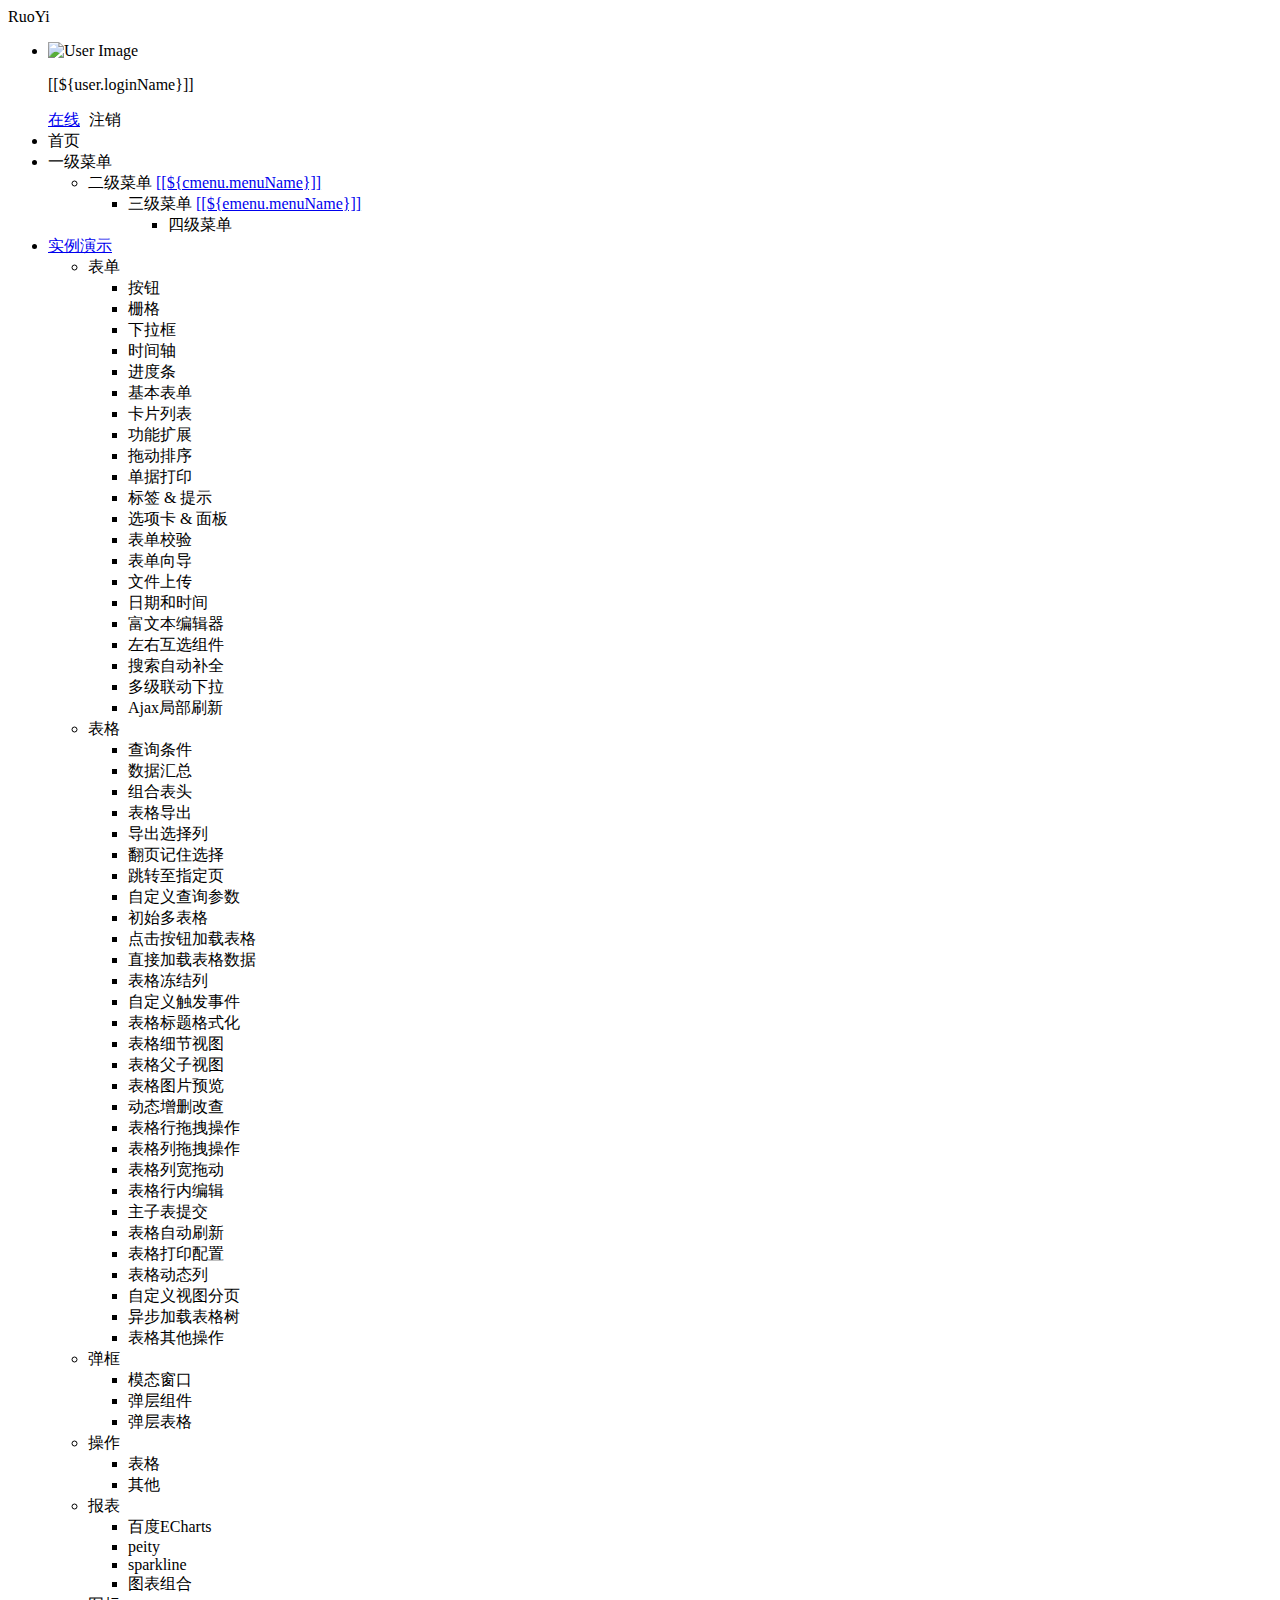
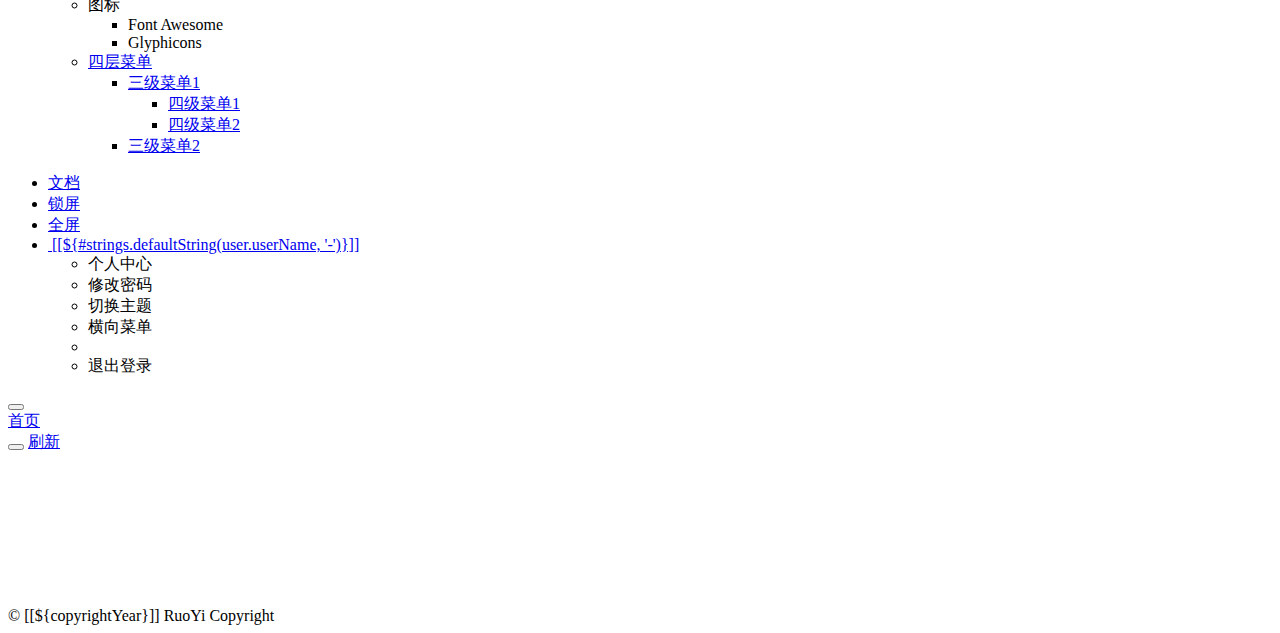
<file: ruoyi-admin/src/main/resources/templates/index.html>
<!DOCTYPE html>
<html  lang="zh" xmlns:th="http://www.thymeleaf.org">
<head>
    <meta charset="utf-8">
    <meta name="viewport" content="width=device-width, initial-scale=1.0">
    <meta name="renderer" content="webkit">
    <title>若依系统首页</title>
    <!-- 避免IE使用兼容模式 -->
 	<meta http-equiv="X-UA-Compatible" content="IE=edge">
    <link th:href="@{favicon.ico}" rel="shortcut icon"/>
    <link th:href="@{/css/bootstrap.min.css}" rel="stylesheet"/>
    <link th:href="@{/css/jquery.contextMenu.min.css}" rel="stylesheet"/>
    <link th:href="@{/css/font-awesome.min.css}" rel="stylesheet"/>
    <link th:href="@{/css/animate.min.css}" rel="stylesheet"/>
    <link th:href="@{/css/style.min.css}" rel="stylesheet"/>
    <link th:href="@{/css/skins.css}" rel="stylesheet"/>
    <link th:href="@{/ruoyi/css/ry-ui.css?v=4.7.7}" rel="stylesheet"/>
</head>
<body class="fixed-sidebar full-height-layout gray-bg" th:classappend="${isMobile} ? 'canvas-menu'" style="overflow: hidden">
<div id="wrapper">

    <!--左侧导航开始-->
    <nav class="navbar-default navbar-static-side" role="navigation">
        <div class="nav-close">
            <i class="fa fa-times-circle"></i>
        </div>
        <a th:href="@{/index}">
            <li class="logo hidden-xs">
                <span class="logo-lg">RuoYi</span>
            </li>
         </a>
        <div class="sidebar-collapse">
            <ul class="nav" id="side-menu">
            	<li>
            		<div class="user-panel">
            			<a class="menuItem noactive" title="个人中心" th:href="@{/system/user/profile}">
            				<div class="hide" th:text="个人中心"></div>
					        <div class="pull-left image">
		                    	<img th:src="(${#strings.isEmpty(user.avatar)}) ? @{/img/profile.jpg} : @{${user.avatar}}" th:onerror="this.src='img/profile.jpg'" class="img-circle" alt="User Image">
					        </div>
				        </a>
				        <div class="pull-left info">
				          <p>[[${user.loginName}]]</p>
				          <a href="#"><i class="fa fa-circle text-success"></i> 在线</a>
				          <a th:href="@{logout}" style="padding-left:5px;"><i class="fa fa-sign-out text-danger"></i> 注销</a>
				        </div>
				    </div>
            	</li>
                <li>
                    <a class="menuItem" th:href="@{/system/main}"><i class="fa fa-home"></i> <span class="nav-label">首页</span> </a>
                </li>
                <li th:each="menu : ${menus}">
                	<a th:class="@{${!#strings.isEmpty(menu.url) && menu.url != '#'} ? ${menu.target}}" th:href="@{${#strings.isEmpty(menu.url)} ? |#| : ${menu.url}}" th:data-refresh="${menu.isRefresh == '0'}">
                		<i class="fa fa-bar-chart-o" th:class="${menu.icon}"></i>
                    	<span class="nav-label" th:text="${menu.menuName}">一级菜单</span>
                    	<span th:class="${#strings.isEmpty(menu.url) || menu.url == '#'} ? |fa arrow|"></span>
                	</a>
                    <ul class="nav nav-second-level collapse">
						<li th:each="cmenu : ${menu.children}">
							<a th:if="${#lists.isEmpty(cmenu.children)}" th:class="${#strings.isEmpty(cmenu.target)} ? |menuItem| : ${cmenu.target}" th:utext="${cmenu.menuName}" th:href="@{${cmenu.url}}" th:data-refresh="${cmenu.isRefresh == '0'}">二级菜单</a>
							<a th:if="${not #lists.isEmpty(cmenu.children)}" href="#">[[${cmenu.menuName}]]<span class="fa arrow"></span></a>
							<ul th:if="${not #lists.isEmpty(cmenu.children)}" class="nav nav-third-level">
								<li th:each="emenu : ${cmenu.children}">
								    <a th:if="${#lists.isEmpty(emenu.children)}" th:class="${#strings.isEmpty(emenu.target)} ? |menuItem| : ${emenu.target}" th:text="${emenu.menuName}" th:href="@{${emenu.url}}" th:data-refresh="${emenu.isRefresh == '0'}">三级菜单</a>
								    <a th:if="${not #lists.isEmpty(emenu.children)}" href="#">[[${emenu.menuName}]]<span class="fa arrow"></span></a>
								    <ul th:if="${not #lists.isEmpty(emenu.children)}" class="nav nav-four-level">
								      	<li th:each="fmenu : ${emenu.children}"><a th:if="${#lists.isEmpty(fmenu.children)}" th:class="${#strings.isEmpty(fmenu.target)} ? |menuItem| : ${fmenu.target}" th:text="${fmenu.menuName}" th:href="@{${fmenu.url}}" th:data-refresh="${fmenu.isRefresh == '0'}">四级菜单</a></li>
								    </ul>
								</li>
							</ul>
						</li>
					</ul>
                </li>
                <li th:if="${demoEnabled}">
                    <a href="#"><i class="fa fa-desktop"></i><span class="nav-label">实例演示</span><span class="fa arrow"></span></a>
                    <ul class="nav nav-second-level collapse">
                        <li> <a>表单<span class="fa arrow"></span></a>
                            <ul class="nav nav-third-level">
								<li><a class="menuItem" th:href="@{/demo/form/button}">按钮</a></li>
								<li><a class="menuItem" th:href="@{/demo/form/grid}">栅格</a></li>
								<li><a class="menuItem" th:href="@{/demo/form/select}">下拉框</a></li>
								<li><a class="menuItem" th:href="@{/demo/form/timeline}">时间轴</a></li>
								<li><a class="menuItem" th:href="@{/demo/form/progress_bars}">进度条</a></li>
								<li><a class="menuItem" th:href="@{/demo/form/basic}">基本表单</a></li>
								<li><a class="menuItem" th:href="@{/demo/form/cards}">卡片列表</a></li>
								<li><a class="menuItem" th:href="@{/demo/form/jasny}">功能扩展</a></li>
								<li><a class="menuItem" th:href="@{/demo/form/sortable}">拖动排序</a></li>
								<li><a class="menuItem" th:href="@{/demo/form/invoice}">单据打印</a></li>
								<li><a class="menuItem" th:href="@{/demo/form/labels_tips}">标签 & 提示</a></li>
								<li><a class="menuItem" th:href="@{/demo/form/tabs_panels}">选项卡 & 面板</a></li>
								<li><a class="menuItem" th:href="@{/demo/form/validate}">表单校验</a></li>
								<li><a class="menuItem" th:href="@{/demo/form/wizard}">表单向导</a></li>
								<li><a class="menuItem" th:href="@{/demo/form/upload}">文件上传</a></li>
								<li><a class="menuItem" th:href="@{/demo/form/datetime}">日期和时间</a></li>
								<li><a class="menuItem" th:href="@{/demo/form/summernote}">富文本编辑器</a></li>
								<li><a class="menuItem" th:href="@{/demo/form/duallistbox}">左右互选组件</a></li>
								<li><a class="menuItem" th:href="@{/demo/form/autocomplete}">搜索自动补全</a></li>
								<li><a class="menuItem" th:href="@{/demo/form/cxselect}">多级联动下拉</a></li>
								<li><a class="menuItem" th:href="@{/demo/form/localrefresh}">Ajax局部刷新</a></li>
							</ul>
                        </li>
                        <li> <a>表格<span class="fa arrow"></span></a>
                            <ul class="nav nav-third-level">
								<li><a class="menuItem" th:href="@{/demo/table/search}">查询条件</a></li>
								<li><a class="menuItem" th:href="@{/demo/table/footer}">数据汇总</a></li>
								<li><a class="menuItem" th:href="@{/demo/table/groupHeader}">组合表头</a></li>
								<li><a class="menuItem" th:href="@{/demo/table/export}">表格导出</a></li>
								<li><a class="menuItem" th:href="@{/demo/table/exportSelected}">导出选择列</a></li>
								<li><a class="menuItem" th:href="@{/demo/table/remember}">翻页记住选择</a></li>
								<li><a class="menuItem" th:href="@{/demo/table/pageGo}">跳转至指定页</a></li>
								<li><a class="menuItem" th:href="@{/demo/table/params}">自定义查询参数</a></li>
								<li><a class="menuItem" th:href="@{/demo/table/multi}">初始多表格</a></li>
								<li><a class="menuItem" th:href="@{/demo/table/button}">点击按钮加载表格</a></li>
								<li><a class="menuItem" th:href="@{/demo/table/data}">直接加载表格数据</a></li>
								<li><a class="menuItem" th:href="@{/demo/table/fixedColumns}">表格冻结列</a></li>
								<li><a class="menuItem" th:href="@{/demo/table/event}">自定义触发事件</a></li>
								<li><a class="menuItem" th:href="@{/demo/table/headerStyle}">表格标题格式化</a></li>
								<li><a class="menuItem" th:href="@{/demo/table/detail}">表格细节视图</a></li>
								<li><a class="menuItem" th:href="@{/demo/table/child}">表格父子视图</a></li>
								<li><a class="menuItem" th:href="@{/demo/table/image}">表格图片预览</a></li>
								<li><a class="menuItem" th:href="@{/demo/table/curd}">动态增删改查</a></li>
								<li><a class="menuItem" th:href="@{/demo/table/reorderRows}">表格行拖拽操作</a></li>
								<li><a class="menuItem" th:href="@{/demo/table/reorderColumns}">表格列拖拽操作</a></li>
								<li><a class="menuItem" th:href="@{/demo/table/resizable}">表格列宽拖动</a></li>
								<li><a class="menuItem" th:href="@{/demo/table/editable}">表格行内编辑</a></li>
								<li><a class="menuItem" th:href="@{/demo/table/subdata}">主子表提交</a></li>
								<li><a class="menuItem" th:href="@{/demo/table/refresh}">表格自动刷新</a></li>
								<li><a class="menuItem" th:href="@{/demo/table/print}">表格打印配置</a></li>
								<li><a class="menuItem" th:href="@{/demo/table/dynamicColumns}">表格动态列</a></li>
								<li><a class="menuItem" th:href="@{/demo/table/customView}">自定义视图分页</a></li>
								<li><a class="menuItem" th:href="@{/demo/table/asynTree}">异步加载表格树</a></li>
								<li><a class="menuItem" th:href="@{/demo/table/other}">表格其他操作</a></li>
							</ul>
                        </li>
                        <li> <a>弹框<span class="fa arrow"></span></a>
                            <ul class="nav nav-third-level">
								<li><a class="menuItem" th:href="@{/demo/modal/dialog}">模态窗口</a></li>
								<li><a class="menuItem" th:href="@{/demo/modal/layer}">弹层组件</a></li>
								<li><a class="menuItem" th:href="@{/demo/modal/table}">弹层表格</a></li>
							</ul>
                        </li>
                        <li> <a>操作<span class="fa arrow"></span></a>
                            <ul class="nav nav-third-level">
								<li><a class="menuItem" th:href="@{/demo/operate/table}">表格</a></li>
								<li><a class="menuItem" th:href="@{/demo/operate/other}">其他</a></li>
							</ul>
                        </li>
                        <li> <a>报表<span class="fa arrow"></span></a>
                            <ul class="nav nav-third-level">
								<li><a class="menuItem" th:href="@{/demo/report/echarts}">百度ECharts</a></li>
								<li><a class="menuItem" th:href="@{/demo/report/peity}">peity</a></li>
								<li><a class="menuItem" th:href="@{/demo/report/sparkline}">sparkline</a></li>
								<li><a class="menuItem" th:href="@{/demo/report/metrics}">图表组合</a></li>
							</ul>
                        </li>
                        <li> <a>图标<span class="fa arrow"></span></a>
                            <ul class="nav nav-third-level">
								<li><a class="menuItem" th:href="@{/demo/icon/fontawesome}">Font Awesome</a></li>
								<li><a class="menuItem" th:href="@{/demo/icon/glyphicons}">Glyphicons</a></li>
							</ul>
                        </li>
                        <li>
	                        <a href="#"><i class="fa fa-sitemap"></i>四层菜单<span class="fa arrow"></span></a>
	                        <ul class="nav nav-third-level collapse">
	                            <li>
	                                <a href="#" id="damian">三级菜单1<span class="fa arrow"></span></a>
	                                <ul class="nav nav-third-level">
	                                    <li>
	                                        <a href="#">四级菜单1</a>
	                                    </li>
	                                    <li>
	                                        <a href="#">四级菜单2</a>
	                                    </li>
	                                </ul>
	                            </li>
	                            <li><a href="#">三级菜单2</a></li>
	                        </ul>
	                    </li>
                    </ul>
                </li>
            </ul>
        </div>
    </nav>
    <!--左侧导航结束-->

    <!--右侧部分开始-->
    <div id="page-wrapper" class="gray-bg dashbard-1">
        <div class="row border-bottom">
            <nav class="navbar navbar-static-top" role="navigation" style="margin-bottom: 0">
                <div class="navbar-header">
                    <a class="navbar-minimalize minimalize-styl-2" style="color:#FFF;" href="#" title="收起菜单">
                    	<i class="fa fa-bars"></i>
                    </a>
                </div>
                <ul class="nav navbar-top-links navbar-right welcome-message">
                    <li><a data-toggle="tooltip" data-trigger="hover" data-placement="bottom" title="开发文档" href="http://doc.ruoyi.vip/ruoyi" target="_blank"><i class="fa fa-question-circle"></i> 文档</a></li>
                    <li><a data-toggle="tooltip" data-trigger="hover" data-placement="bottom" title="锁定屏幕" href="#" id="lockScreen"><i class="fa fa-lock"></i> 锁屏</a></li>
	                <li><a data-toggle="tooltip" data-trigger="hover" data-placement="bottom" title="全屏显示" href="#" id="fullScreen"><i class="fa fa-arrows-alt"></i> 全屏</a></li>
                    <li class="dropdown user-menu">
						<a href="javascript:void(0)" class="dropdown-toggle" data-hover="dropdown">
							<img th:src="(${#strings.isEmpty(user.avatar)}) ? @{/img/profile.jpg} : @{${user.avatar}}" th:onerror="this.src='img/profile.jpg'" class="user-image">
							<span class="hidden-xs">[[${#strings.defaultString(user.userName, '-')}]]</span>
						</a>
						<ul class="dropdown-menu">
							<li class="mt5">
								<a th:href="@{/system/user/profile}" class="menuItem noactive">
								<i class="fa fa-user"></i> 个人中心</a>
							</li>
							<li>
								<a onclick="resetPwd()">
								<i class="fa fa-key"></i> 修改密码</a>
							</li>
							<li>
								<a onclick="switchSkin()">
								<i class="fa fa-dashboard"></i> 切换主题</a>
							</li>
							<li>
								<a onclick="toggleMenu()">
								<i class="fa fa-toggle-off"></i> 横向菜单</a>
							</li>
							<li class="divider"></li>
							<li>
								<a th:href="@{logout}">
								<i class="fa fa-sign-out"></i> 退出登录</a>
							</li>
						</ul>
					</li>
                </ul>
            </nav>
        </div>
        <div class="row content-tabs" th:classappend="${#bools.isFalse(tagsView)} ? |hide|">
            <button class="roll-nav roll-left tabLeft">
                <i class="fa fa-backward"></i>
            </button>
            <nav class="page-tabs menuTabs">
                <div class="page-tabs-content">
                    <a href="javascript:;" class="active menuTab" th:data-id="@{/system/main}">首页</a>
                </div>
            </nav>
            <button class="roll-nav roll-right tabRight">
                <i class="fa fa-forward"></i>
            </button>
            <a href="javascript:void(0);" class="roll-nav roll-right tabReload"><i class="fa fa-refresh"></i> 刷新</a>
        </div>

        <a id="ax_close_max" class="ax_close_max" href="#" title="关闭全屏"> <i class="fa fa-times-circle-o"></i> </a>

        <div class="row mainContent" id="content-main" th:classappend="${mainClass}">
            <iframe class="RuoYi_iframe" name="iframe0" width="100%" height="100%" th:data-id="@{/system/main}"
                th:src="@{/system/main}" frameborder="0" seamless></iframe>
        </div>

        <div th:if="${footer}" class="footer">
            <div class="pull-right">© [[${copyrightYear}]] RuoYi Copyright </div>
        </div>
    </div>
    <!--右侧部分结束-->
</div>
<!-- 全局js -->
<script th:src="@{/js/jquery.min.js}"></script>
<script th:src="@{/js/bootstrap.min.js}"></script>
<script th:src="@{/js/plugins/metisMenu/jquery.metisMenu.js}"></script>
<script th:src="@{/js/plugins/slimscroll/jquery.slimscroll.min.js}"></script>
<script th:src="@{/js/jquery.contextMenu.min.js}"></script>
<script th:src="@{/ajax/libs/blockUI/jquery.blockUI.js}"></script>
<script th:src="@{/ajax/libs/layer/layer.min.js}"></script>
<script th:src="@{/ruoyi/js/ry-ui.js?v=4.7.7}"></script>
<script th:src="@{/ruoyi/js/common.js?v=4.7.7}"></script>
<script th:src="@{/ruoyi/index.js?v=20201208}"></script>
<script th:src="@{/ajax/libs/fullscreen/jquery.fullscreen.js}"></script>
<script th:inline="javascript">
window.history.forward(1);
var ctx = [[@{/}]]; 
var lockscreen = [[${session.lockscreen}]]; 
if(lockscreen){window.top.location=ctx+"lockscreen";}
// 皮肤缓存
var skin = storage.get("skin");
// history（表示去掉地址的#）否则地址以"#"形式展示
var mode = "history";
// 历史访问路径缓存
var historyPath = storage.get("historyPath");
// 是否页签与菜单联动
var isLinkage = true;

// 本地主题优先，未设置取系统配置
if($.common.isNotEmpty(skin)){
	$("body").addClass(skin.split('|')[0]);
	$("body").addClass(skin.split('|')[1]);
} else {
	$("body").addClass([[${sideTheme}]]);
	$("body").addClass([[${skinName}]]);
}

/* 用户管理-重置密码 */
function resetPwd() {
    var url = ctx + 'system/user/profile/resetPwd';
    $.modal.open("重置密码", url, '770', '380');
}

/* 切换主题 */
function switchSkin() {
    layer.open({
		type : 2,
		shadeClose : true,
		title : "切换主题",
		area : ["530px", "386px"],
		content : [ctx + "system/switchSkin", 'no']
	})
}

/* 切换菜单 */
function toggleMenu() {
	$.modal.confirm("确认要切换成横向菜单吗？", function() {
		$.get(ctx + 'system/menuStyle/topnav', function(result) {
            window.location.reload();
	    });
	})
}

/** 刷新时访问路径页签 */
function applyPath(url) {
	$('a[href$="' + decodeURI(url) + '"]').click();
	if (!$('a[href$="' + url + '"]').hasClass("noactive")) {
	    $('a[href$="' + url + '"]').parent("li").addClass("selected").parents("li").addClass("active").end().parents("ul").addClass("in");
	}
}

$(function() {
	var lockPath = storage.get('lockPath');
	if($.common.equals("history", mode) && window.performance.navigation.type == 1) {
		var url = storage.get('publicPath');
	    if ($.common.isNotEmpty(url)) {
	    	applyPath(url);
	    }
	} else if($.common.isNotEmpty(lockPath)) {
	    applyPath(lockPath);
	    storage.remove('lockPath');
	} else {
		var hash = location.hash;
	    if ($.common.isNotEmpty(hash)) {
	        var url = hash.substring(1, hash.length);
	        applyPath(url);
	    } else {
	    	if($.common.equals("history", mode)) {
	    		storage.set('publicPath', "");
	    	}
	    }
	}
	
	/* 初始密码提示 */
	if([[${isDefaultModifyPwd}]]) {
		layer.confirm("您的密码还是初始密码，请修改密码！", {
			icon: 0,
			title: "安全提示",
			btn: ['确认'	, '取消'],
			offset: ['30%']
		}, function (index) {
			resetPwd();
			layer.close(index);
		});
	}
	
	/* 过期密码提示 */
	if([[${isPasswordExpired}]]) {
		layer.confirm("您的密码已过期，请尽快修改密码！", {
			icon: 0,
			title: "安全提示",
			btn: ['确认'	, '取消'],
			offset: ['30%']
		}, function (index) {
			resetPwd();
			layer.close(index);
		});
	}
	$("[data-toggle='tooltip']").tooltip();
});
</script>
</body>
</html>
</file>
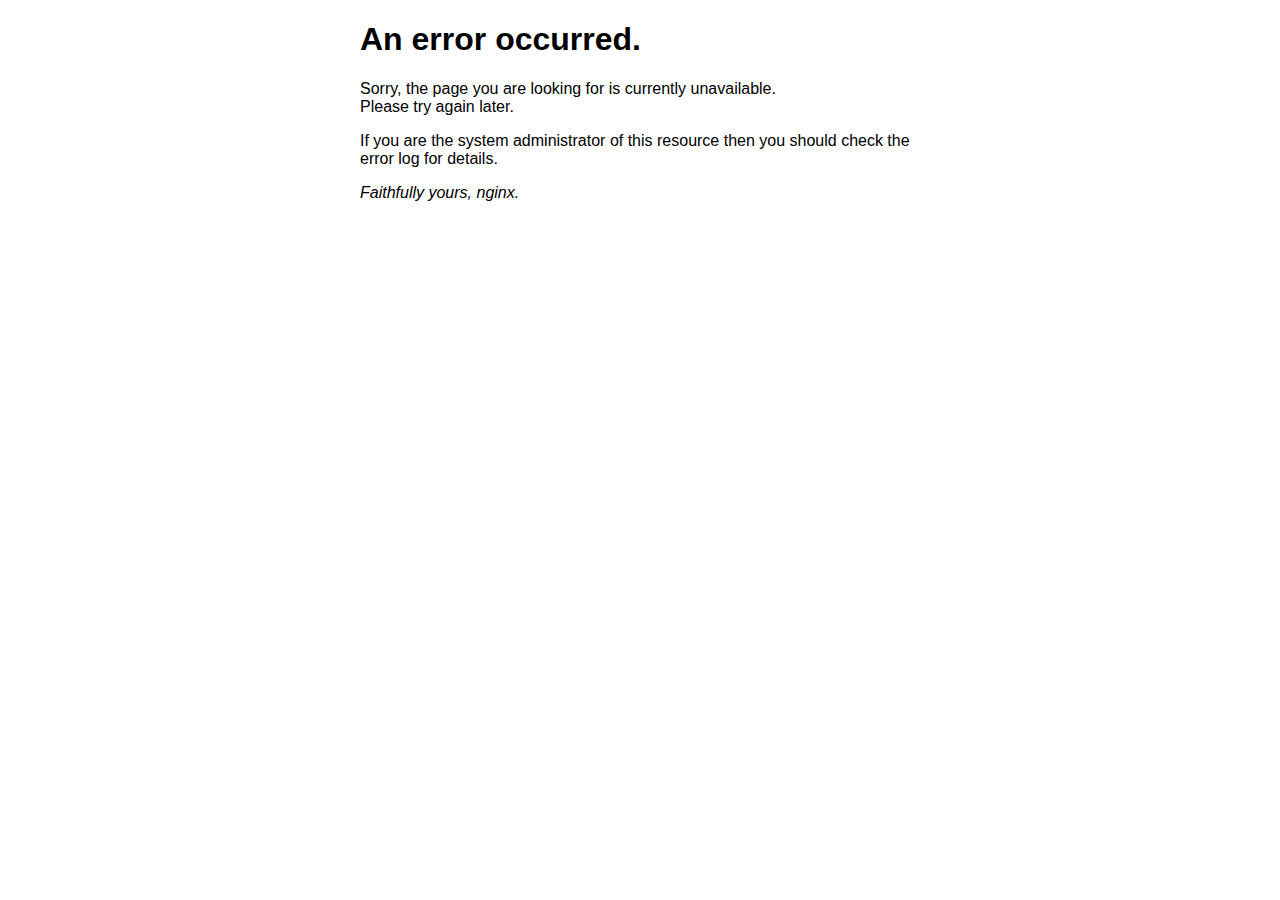
<file: nginx-file/nginx-1.23.3/nginx-file/html/50x.html>
<!DOCTYPE html>
<html>
<head>
<title>Error</title>
<style>
html { color-scheme: light dark; }
body { width: 35em; margin: 0 auto;
font-family: Tahoma, Verdana, Arial, sans-serif; }
</style>
</head>
<body>
<h1>An error occurred.</h1>
<p>Sorry, the page you are looking for is currently unavailable.<br/>
Please try again later.</p>
<p>If you are the system administrator of this resource then you should check
the error log for details.</p>
<p><em>Faithfully yours, nginx.</em></p>
</body>
</html>
</file>
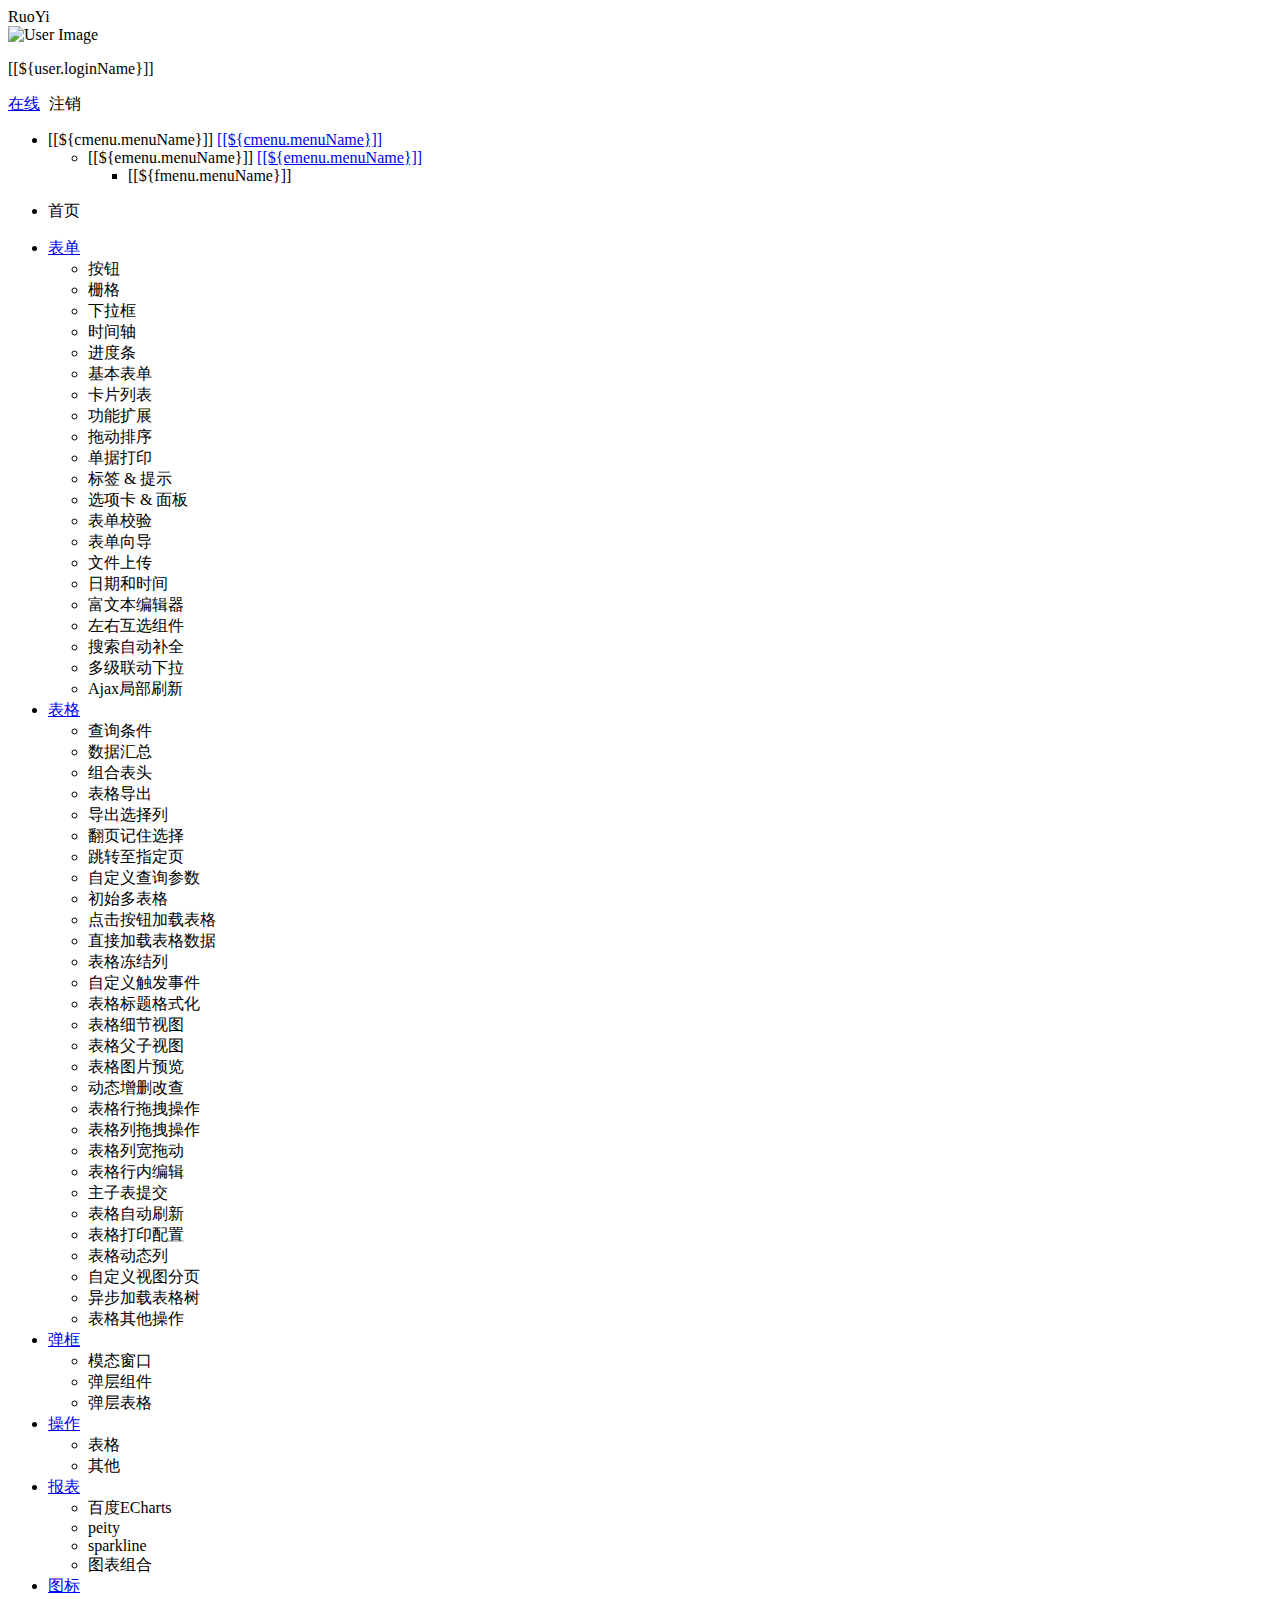
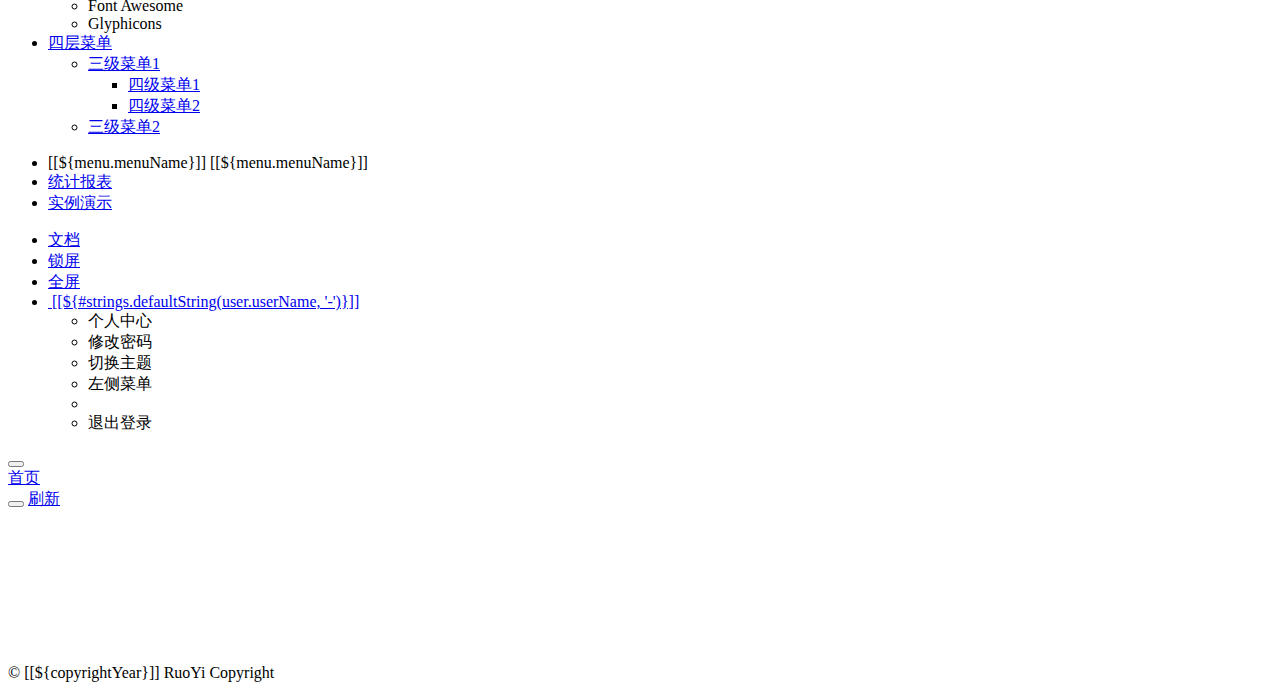
<file: ruoyi-admin/src/main/resources/templates/index-topnav.html>
<!DOCTYPE html>
<html  lang="zh" xmlns:th="http://www.thymeleaf.org">
<head>
    <meta charset="utf-8">
    <meta name="viewport" content="width=device-width, initial-scale=1.0">
    <meta name="renderer" content="webkit">
    <title>若依系统首页</title>
    <!-- 避免IE使用兼容模式 -->
 	<meta http-equiv="X-UA-Compatible" content="IE=edge">
    <link th:href="@{favicon.ico}" rel="shortcut icon"/>
    <link th:href="@{/css/bootstrap.min.css}" rel="stylesheet"/>
    <link th:href="@{/css/jquery.contextMenu.min.css}" rel="stylesheet"/>
    <link th:href="@{/css/font-awesome.min.css}" rel="stylesheet"/>
    <link th:href="@{/css/animate.min.css}" rel="stylesheet"/>
    <link th:href="@{/css/style.min.css}" rel="stylesheet"/>
    <link th:href="@{/css/skins.css?v=20200902}" rel="stylesheet"/>
    <link th:href="@{/ruoyi/css/ry-ui.css?v=4.7.7}" rel="stylesheet"/>
    <style type="text/css">.fixed-sidebar .nav:not(.navbar-toolbar)>li.active{border-left:0px!important;}</style>
</head>
<body class="fixed-sidebar full-height-layout gray-bg" th:classappend="${isMobile} ? 'canvas-menu'" style="overflow: hidden">
<div id="wrapper">

    <!--左侧导航开始-->
    <nav class="navbar-default navbar-static-side" role="navigation">
        <div class="nav-close">
            <i class="fa fa-times-circle"></i>
        </div>
        <a th:href="@{/index}">
            <li class="logo hidden-xs">
                <span class="logo-lg">RuoYi</span>
            </li>
         </a>
        <div class="sidebar-collapse tab-content" id="side-menu">
			<div class="user-panel">
				<a class="menuItem noactive" title="个人中心" th:href="@{/system/user/profile}">
					<div class="hide" th:text="个人中心"></div>
					<div class="pull-left image">
						<img th:src="(${#strings.isEmpty(user.avatar)}) ? @{/img/profile.jpg} : @{${user.avatar}}" th:onerror="this.src='img/profile.jpg'" class="img-circle" alt="User Image">
					</div>
				</a>
				<div class="pull-left info">
				  <p>[[${user.loginName}]]</p>
				  <a href="#"><i class="fa fa-circle text-success"></i> 在线</a>
				  <a th:href="@{logout}" style="padding-left:5px;"><i class="fa fa-sign-out text-danger"></i> 注销</a>
				</div>
			</div>
			
            <!-- 左侧菜单 -->
			<th:block th:each="menu : ${menus}">
			<div class="tab-pane fade height-full" th:id="|menu_${menu.menuId}|">
			  <ul class="nav">
                <li th:each="cmenu : ${menu.children}">
			      <a class="menu-content" th:if="${#lists.isEmpty(cmenu.children)}" th:href="@{${cmenu.url}}" th:classappend="${#strings.isEmpty(cmenu.target)} ? |menuItem| : ${cmenu.target}" th:data-refresh="${cmenu.isRefresh == '0'}">
			        <i th:class="${cmenu.icon} + ' fa-fw'"></i> <span class="nav-label">[[${cmenu.menuName}]]</span>
			      </a>
			      <a class="menu-content" th:if="${not #lists.isEmpty(cmenu.children)}" href="#">
			        <i th:class="${cmenu.icon} + ' fa-fw'"></i>
			        <span class="nav-label">[[${cmenu.menuName}]]</span>
			        <span class="fa arrow"></span>
                  </a>
				  <ul th:if="${not #lists.isEmpty(cmenu.children)}" class="nav nav-second-level collapse">
				    <li th:each="emenu : ${cmenu.children}">
				      <a th:if="${#lists.isEmpty(emenu.children)}" th:href="@{${emenu.url}}" th:class="${#strings.isEmpty(emenu.target)} ? |menuItem| : ${emenu.target}" th:data-refresh="${emenu.isRefresh == '0'}">
				        <i th:class="${emenu.icon} + ' fa-fw'"></i> 
				        [[${emenu.menuName}]]
				      </a>
				      <a th:if="${not #lists.isEmpty(emenu.children)}" href="#">
				        <i th:class="${emenu.icon} + ' fa-fw'"></i> 
				        [[${emenu.menuName}]]
				        <span class="fa arrow"></span>
				      </a>
				      <ul th:if="${not #lists.isEmpty(emenu.children)}" class="nav nav-third-level collapse">
				        <li th:each="fmenu : ${emenu.children}"><a th:if="${#lists.isEmpty(fmenu.children)}" th:class="${#strings.isEmpty(fmenu.target)} ? |menuItem| : ${fmenu.target}" th:href="@{${fmenu.url}}" th:data-refresh="${fmenu.isRefresh == '0'}">[[${fmenu.menuName}]]</a></li>
				      </ul>
				    </li>
				  </ul>
                </li>
			  </ul>
			</div>
			</th:block>
			
			<!-- 首页菜单 -->
			<div class="tab-pane fade height-full" id="index">
			  <ul class="nav">
			    <li>
			      <a class="menuItem" th:href="@{/system/main}">
			      <i class="fa fa-home"></i> <span class="nav-label">首页</span></a>
			    </li>
			  </ul>
			</div>
			
            <!-- 实例演示菜单 -->
			<div class="tab-pane fade height-full" id="demo" th:if="${demoEnabled}">
			  <ul class="nav">
			    <li>
			      <a href="#"><i class="fa fa-edit"></i> <span class="nav-label">表单</span><span class="fa arrow"></span></a>
			      <ul class="nav nav-second-level collapse">
					<li><a class="menuItem" th:href="@{/demo/form/button}">按钮</a></li>
					<li><a class="menuItem" th:href="@{/demo/form/grid}">栅格</a></li>
					<li><a class="menuItem" th:href="@{/demo/form/select}">下拉框</a></li>
					<li><a class="menuItem" th:href="@{/demo/form/timeline}">时间轴</a></li>
					<li><a class="menuItem" th:href="@{/demo/form/progress_bars}">进度条</a></li>
					<li><a class="menuItem" th:href="@{/demo/form/basic}">基本表单</a></li>
					<li><a class="menuItem" th:href="@{/demo/form/cards}">卡片列表</a></li>
					<li><a class="menuItem" th:href="@{/demo/form/jasny}">功能扩展</a></li>
					<li><a class="menuItem" th:href="@{/demo/form/sortable}">拖动排序</a></li>
					<li><a class="menuItem" th:href="@{/demo/form/invoice}">单据打印</a></li>
					<li><a class="menuItem" th:href="@{/demo/form/labels_tips}">标签 & 提示</a></li>
					<li><a class="menuItem" th:href="@{/demo/form/tabs_panels}">选项卡 & 面板</a></li>
					<li><a class="menuItem" th:href="@{/demo/form/validate}">表单校验</a></li>
					<li><a class="menuItem" th:href="@{/demo/form/wizard}">表单向导</a></li>
					<li><a class="menuItem" th:href="@{/demo/form/upload}">文件上传</a></li>
					<li><a class="menuItem" th:href="@{/demo/form/datetime}">日期和时间</a></li>
					<li><a class="menuItem" th:href="@{/demo/form/summernote}">富文本编辑器</a></li>
					<li><a class="menuItem" th:href="@{/demo/form/duallistbox}">左右互选组件</a></li>
					<li><a class="menuItem" th:href="@{/demo/form/autocomplete}">搜索自动补全</a></li>
					<li><a class="menuItem" th:href="@{/demo/form/cxselect}">多级联动下拉</a></li>
					<li><a class="menuItem" th:href="@{/demo/form/localrefresh}">Ajax局部刷新</a></li>
			      </ul>
			    </li>
			    <li>
			      <a href="#"><i class="fa fa-table"></i> <span class="nav-label">表格</span><span class="fa arrow"></span></a>
			      <ul class="nav nav-second-level collapse">
					<li><a class="menuItem" th:href="@{/demo/table/search}">查询条件</a></li>
					<li><a class="menuItem" th:href="@{/demo/table/footer}">数据汇总</a></li>
					<li><a class="menuItem" th:href="@{/demo/table/groupHeader}">组合表头</a></li>
					<li><a class="menuItem" th:href="@{/demo/table/export}">表格导出</a></li>
					<li><a class="menuItem" th:href="@{/demo/table/exportSelected}">导出选择列</a></li>
					<li><a class="menuItem" th:href="@{/demo/table/remember}">翻页记住选择</a></li>
					<li><a class="menuItem" th:href="@{/demo/table/pageGo}">跳转至指定页</a></li>
					<li><a class="menuItem" th:href="@{/demo/table/params}">自定义查询参数</a></li>
					<li><a class="menuItem" th:href="@{/demo/table/multi}">初始多表格</a></li>
					<li><a class="menuItem" th:href="@{/demo/table/button}">点击按钮加载表格</a></li>
					<li><a class="menuItem" th:href="@{/demo/table/data}">直接加载表格数据</a></li>
					<li><a class="menuItem" th:href="@{/demo/table/fixedColumns}">表格冻结列</a></li>
					<li><a class="menuItem" th:href="@{/demo/table/event}">自定义触发事件</a></li>
					<li><a class="menuItem" th:href="@{/demo/table/headerStyle}">表格标题格式化</a></li>
					<li><a class="menuItem" th:href="@{/demo/table/detail}">表格细节视图</a></li>
					<li><a class="menuItem" th:href="@{/demo/table/child}">表格父子视图</a></li>
					<li><a class="menuItem" th:href="@{/demo/table/image}">表格图片预览</a></li>
					<li><a class="menuItem" th:href="@{/demo/table/curd}">动态增删改查</a></li>
					<li><a class="menuItem" th:href="@{/demo/table/reorderRows}">表格行拖拽操作</a></li>
					<li><a class="menuItem" th:href="@{/demo/table/reorderColumns}">表格列拖拽操作</a></li>
					<li><a class="menuItem" th:href="@{/demo/table/resizable}">表格列宽拖动</a></li>
					<li><a class="menuItem" th:href="@{/demo/table/editable}">表格行内编辑</a></li>
					<li><a class="menuItem" th:href="@{/demo/table/subdata}">主子表提交</a></li>
					<li><a class="menuItem" th:href="@{/demo/table/refresh}">表格自动刷新</a></li>
					<li><a class="menuItem" th:href="@{/demo/table/print}">表格打印配置</a></li>
					<li><a class="menuItem" th:href="@{/demo/table/dynamicColumns}">表格动态列</a></li>
					<li><a class="menuItem" th:href="@{/demo/table/customView}">自定义视图分页</a></li>
					<li><a class="menuItem" th:href="@{/demo/table/asynTree}">异步加载表格树</a></li>
					<li><a class="menuItem" th:href="@{/demo/table/other}">表格其他操作</a></li>
			      </ul>
			    </li>
			    <li>
			      <a href="#"><i class="fa fa-flask"></i> <span class="nav-label">弹框</span><span class="fa arrow"></span></a>
			      <ul class="nav nav-second-level collapse">
					<li><a class="menuItem" th:href="@{/demo/modal/dialog}">模态窗口</a></li>
					<li><a class="menuItem" th:href="@{/demo/modal/layer}">弹层组件</a></li>
					<li><a class="menuItem" th:href="@{/demo/modal/table}">弹层表格</a></li>
			      </ul>
			    </li>
			    <li>
			      <a href="#"><i class="fa fa-wpforms"></i> <span class="nav-label">操作</span><span class="fa arrow"></span></a>
			      <ul class="nav nav-second-level collapse">
					<li><a class="menuItem" th:href="@{/demo/operate/table}">表格</a></li>
					<li><a class="menuItem" th:href="@{/demo/operate/other}">其他</a></li>
			      </ul>
			    </li>
			    <li>
			      <a href="#"><i class="fa fa-bar-chart-o"></i> <span class="nav-label">报表</span><span class="fa arrow"></span></a>
			      <ul class="nav nav-second-level collapse">
					<li><a class="menuItem" th:href="@{/demo/report/echarts}">百度ECharts</a></li>
					<li><a class="menuItem" th:href="@{/demo/report/peity}">peity</a></li>
					<li><a class="menuItem" th:href="@{/demo/report/sparkline}">sparkline</a></li>
					<li><a class="menuItem" th:href="@{/demo/report/metrics}">图表组合</a></li>
			      </ul>
			    </li>
			    <li>
			      <a href="#"><i class="fa fa-book"></i> <span class="nav-label">图标</span><span class="fa arrow"></span></a>
			      <ul class="nav nav-second-level collapse">
					<li><a class="menuItem" th:href="@{/demo/icon/fontawesome}">Font Awesome</a></li>
					<li><a class="menuItem" th:href="@{/demo/icon/glyphicons}">Glyphicons</a></li>
			      </ul>
			    </li>
			    <li>
			      <a href="#"><i class="fa fa-navicon"></i> <span class="nav-label">四层菜单</span><span class="fa arrow"></span></a>
			      <ul class="nav nav-second-level collapse">
					<li>
						<a href="#" id="damian">三级菜单1<span class="fa arrow"></span></a>
						<ul class="nav nav-third-level collapse">
							<li>
								<a href="#">四级菜单1</a>
							</li>
							<li>
								<a href="#">四级菜单2</a>
							</li>
						</ul>
					</li>
					<li><a href="#">三级菜单2</a></li>
			      </ul>
			    </li>
			  </ul>
			</div>
        </div>
    </nav>
    <!--左侧导航结束-->

    <!--右侧部分开始-->
    <div id="page-wrapper" class="gray-bg dashbard-1">
        <div class="row border-bottom">
            <nav class="navbar navbar-static-top" role="navigation" style="margin-bottom: 0">
                <div class="navbar-header">
                    <a class="navbar-minimalize minimalize-styl-2" style="color:#FFF;" href="#" title="收起菜单">
                    	<i class="fa fa-bars"></i>
                    </a>
                </div>
                <!-- 顶部栏 -->
                <div id="navMenu">
                  <ul class="nav navbar-toolbar nav-tabs navbar-left hidden-xs">
                    
                    <!-- 顶部菜单列表 -->
	                <th:block th:each="menu : ${menus}">
               	    <li role="presentation" th:id="|tab_${menu.menuId}|">
               	        <a th:if="${#lists.isEmpty(menu.children)}" data-toggle="tab" th:class="@{${!#strings.isEmpty(menu.target) && menu.target == 'menuBlank'} ? 'menuBlank' : 'menuItem noactive'}" th:href="@{${menu.url}}">
                            <i th:class="${menu.icon}"></i> <span>[[${menu.menuName}]]</span>
                        </a>	
                        <a th:if="${not #lists.isEmpty(menu.children)}" data-toggle="tab" th:class="@{${!#strings.isEmpty(menu.target) && menu.target == 'menuBlank'} ? 'menuBlank'}" th:href="@{${!#strings.isEmpty(menu.target) && menu.target == 'menuBlank'} ? @{${menu.url}} : |#menu_${menu.menuId}|}">
                            <i th:class="${menu.icon}"></i> <span>[[${menu.menuName}]]</span>
                        </a>
                    </li>
	                </th:block>
	                
	                <li role="presentation" id="tab_index">
                      <a data-toggle="tab" href="#index">
                        <i class="fa fa-area-chart"></i> <span>统计报表</span>
                      </a>
                    </li>
                    
                    <li role="presentation" id="tab_demo" th:if="${demoEnabled}">
                      <a data-toggle="tab" href="#demo">
                        <i class="fa fa-desktop"></i> <span>实例演示</span>
                      </a>
                    </li>
				  </ul>
				</div>
                <!-- 右侧栏 -->
                <ul class="nav navbar-top-links navbar-right welcome-message">
                    <li><a data-toggle="tooltip" data-trigger="hover" data-placement="bottom" title="开发文档" href="http://doc.ruoyi.vip/ruoyi" target="_blank"><i class="fa fa-question-circle"></i> 文档</a></li>
                    <li><a data-toggle="tooltip" data-trigger="hover" data-placement="bottom" title="锁定屏幕" href="#" id="lockScreen"><i class="fa fa-lock"></i> 锁屏</a></li>
	                <li><a data-toggle="tooltip" data-trigger="hover" data-placement="bottom" title="全屏显示" href="#" id="fullScreen"><i class="fa fa-arrows-alt"></i> 全屏</a></li>
                
                    <li class="dropdown user-menu">
						<a href="javascript:void(0)" class="dropdown-toggle" data-hover="dropdown">
							<img th:src="(${#strings.isEmpty(user.avatar)}) ? @{/img/profile.jpg} : @{${user.avatar}}" th:onerror="this.src='img/profile.jpg'" class="user-image">
							<span class="hidden-xs">[[${#strings.defaultString(user.userName, '-')}]]</span>
						</a>
						<ul class="dropdown-menu">
							<li class="mt5">
								<a th:href="@{/system/user/profile}" class="menuItem noactive">
								<i class="fa fa-user"></i> 个人中心</a>
							</li>
							<li>
								<a onclick="resetPwd()">
								<i class="fa fa-key"></i> 修改密码</a>
							</li>
							<li>
								<a onclick="switchSkin()">
								<i class="fa fa-dashboard"></i> 切换主题</a>
							</li>
							<li>
								<a onclick="toggleMenu()">
								<i class="fa fa-toggle-off"></i> 左侧菜单</a>
							</li>
							<li class="divider"></li>
							<li>
								<a th:href="@{logout}">
								<i class="fa fa-sign-out"></i> 退出登录</a>
							</li>
						</ul>
					</li>
                </ul>
            </nav>
        </div>
        <div class="row content-tabs" th:classappend="${#bools.isFalse(tagsView)} ? |hide|">
            <button class="roll-nav roll-left tabLeft">
                <i class="fa fa-backward"></i>
            </button>
            <nav class="page-tabs menuTabs">
                <div class="page-tabs-content">
                    <a href="javascript:;" class="active menuTab" th:data-id="@{/system/main}">首页</a>
                </div>
            </nav>
            <button class="roll-nav roll-right tabRight">
                <i class="fa fa-forward"></i>
            </button>
            <a href="javascript:void(0);" class="roll-nav roll-right tabReload"><i class="fa fa-refresh"></i> 刷新</a>
        </div>

        <a id="ax_close_max" class="ax_close_max" href="#" title="关闭全屏"> <i class="fa fa-times-circle-o"></i> </a>

        <div class="row mainContent" id="content-main" th:classappend="${mainClass}">
            <iframe class="RuoYi_iframe" name="iframe0" width="100%" height="100%" th:data-id="@{/system/main}"
                th:src="@{/system/main}" frameborder="0" seamless></iframe>
        </div>
        
        <div th:if="${footer}" class="footer">
            <div class="pull-right">© [[${copyrightYear}]] RuoYi Copyright </div>
        </div>
    </div>
    <!--右侧部分结束-->
</div>
<!-- 全局js -->
<script th:src="@{/js/jquery.min.js}"></script>
<script th:src="@{/js/bootstrap.min.js}"></script>
<script th:src="@{/js/plugins/metisMenu/jquery.metisMenu.js}"></script>
<script th:src="@{/js/plugins/slimscroll/jquery.slimscroll.min.js}"></script>
<script th:src="@{/js/jquery.contextMenu.min.js}"></script>
<script th:src="@{/ajax/libs/blockUI/jquery.blockUI.js}"></script>
<script th:src="@{/ajax/libs/layer/layer.min.js}"></script>
<script th:src="@{/ruoyi/js/ry-ui.js?v=4.7.7}"></script>
<script th:src="@{/ruoyi/js/common.js?v=4.7.7}"></script>
<script th:src="@{/ruoyi/index.js?v=20201208}"></script>
<script th:src="@{/ajax/libs/fullscreen/jquery.fullscreen.js}"></script>
<script th:src="@{/js/resize-tabs.js}"></script>
<script th:inline="javascript">
window.history.forward(1);
var ctx = [[@{/}]]; 
var lockscreen = [[${session.lockscreen}]]; 
if(lockscreen){window.top.location=ctx+"lockscreen";}
// 皮肤缓存
var skin = storage.get("skin");
// history（表示去掉地址的#）否则地址以"#"形式展示
var mode = "history";
// 历史访问路径缓存
var historyPath = storage.get("historyPath");
// 是否页签与菜单联动
var isLinkage = true;

// 本地主题优先，未设置取系统配置
if($.common.isNotEmpty(skin)){
	$("body").addClass(skin.split('|')[0]);
	$("body").addClass(skin.split('|')[1]);
} else {
	$("body").addClass([[${sideTheme}]]);
	$("body").addClass([[${skinName}]]);
}

/* 用户管理-重置密码 */
function resetPwd() {
    var url = ctx + 'system/user/profile/resetPwd';
    $.modal.open("重置密码", url, '770', '380');
}
/* 切换主题 */
function switchSkin() {
    layer.open({
		type : 2,
		shadeClose : true,
		title : "切换主题",
		area : ["530px", "386px"],
		content : [ctx + "system/switchSkin", 'no']
	})
}

/* 切换菜单 */
function toggleMenu() {
	$.modal.confirm("确认要切换成左侧菜单吗？", function() {
		$.get(ctx + 'system/menuStyle/default', function(result) {
            window.location.reload();
	    });
	})
}

/** 刷新时访问路径页签 */
function applyPath(url) {
	var $dataObj = $('a[href$="' + decodeURI(url) + '"]');
	$dataObj.click();
	if (!$dataObj.hasClass("noactive")) {
	    $dataObj.parent("li").addClass("selected").parents("li").addClass("active").end().parents("ul").addClass("in");
	}
	// 顶部菜单同步处理
    var tabStr = $dataObj.parents(".tab-pane").attr("id");
    if ($.common.isNotEmpty(tabStr)) {
        var sepIndex = tabStr.lastIndexOf('_');
        var menuId = tabStr.substring(sepIndex + 1, tabStr.length);
        $("#tab_" + menuId + " a").click();
    }
}

$(function() {
	var lockPath = storage.get('lockPath');
	if($.common.equals("history", mode) && window.performance.navigation.type == 1) {
		var url = storage.get('publicPath');
	    if ($.common.isNotEmpty(url)) {
	    	applyPath(url);
	    } else {
	    	$(".navbar-toolbar li a").eq(0).click();
	    }
	} else if($.common.isNotEmpty(lockPath)) {
	    applyPath(lockPath);
	    storage.remove('lockPath');
	} else {
		var hash = location.hash;
	    if ($.common.isNotEmpty(hash)) {
	        var url = hash.substring(1, hash.length);
	        applyPath(url);
	    } else {
	    	if($.common.equals("history", mode)) {
	    		storage.set('publicPath', "");
	    	}
	    	$(".navbar-toolbar li a").eq(0).click();
	    }
	}
	
	/* 初始密码提示 */
	if([[${isDefaultModifyPwd}]]) {
		layer.confirm("您的密码还是初始密码，请修改密码！", {
			icon: 0,
			title: "安全提示",
			btn: ['确认'	, '取消'],
			offset: ['30%']
		}, function (index) {
			resetPwd();
			layer.close(index);
		});
	}
	
	/* 过期密码提示 */
	if([[${isPasswordExpired}]]) {
		layer.confirm("您的密码已过期，请尽快修改密码！", {
			icon: 0,
			title: "安全提示",
			btn: ['确认'	, '取消'],
			offset: ['30%']
		}, function (index) {
			resetPwd();
			layer.close(index);
		});
	}
	
	$("[data-toggle='tooltip']").tooltip();
});
</script>
</body>
</html>
</file>
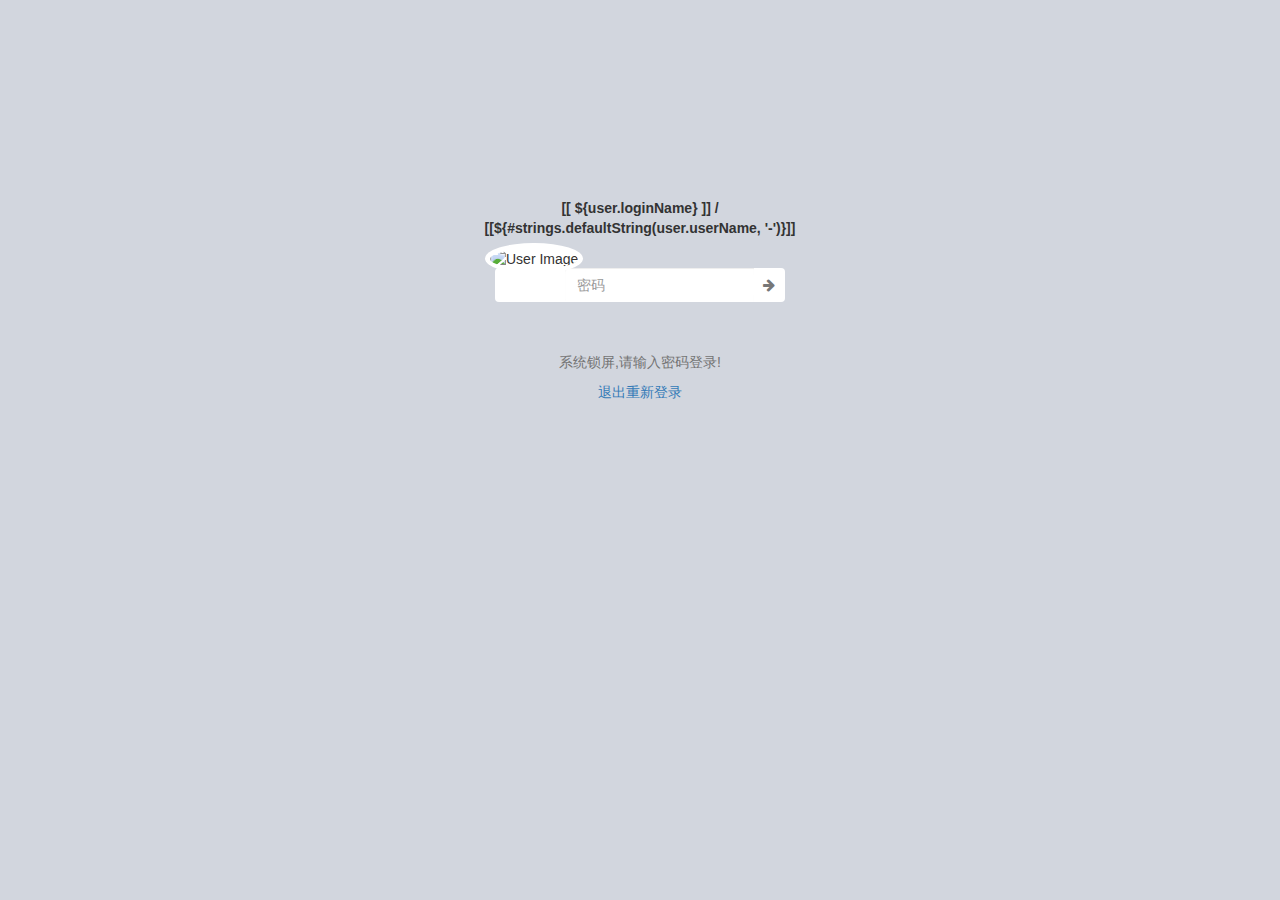
<file: ruoyi-admin/src/main/resources/templates/lock.html>
<!DOCTYPE html>
<html lang="zh" xmlns:th="http://www.thymeleaf.org">
<head>
    <meta charset="utf-8">
    <meta name="viewport" content="width=device-width, initial-scale=1.0">
    <!--360浏览器优先以webkit内核解析-->
    <title>锁定屏幕</title>
    <link th:href="@{favicon.ico}" rel="shortcut icon"/>
    <link href="../static/css/bootstrap.min.css" th:href="@{/css/bootstrap.min.css}" rel="stylesheet"/>
    <link href="../static/css/font-awesome.min.css" th:href="@{/css/font-awesome.min.css}" rel="stylesheet"/>
	<style>.lockscreen{background:#d2d6de;height:auto;}.lockscreen .lockscreen-name{text-align:center;font-weight:600;margin-top:50px;margin-bottom:30px;}.lockscreen-wrapper{max-width:400px;margin:10% auto;z-index:800;position:relative;}.lockscreen .lockscreen-name{text-align:center;font-weight:600;margin-top:50px;margin-bottom:30px;}.lockscreen-item{border-radius:4px;padding:0;background:#fff;position:relative;margin:10px auto 30px auto;width:290px}.lockscreen-image{border-radius:50%;position:absolute;left:-10px;top:-25px;background:#fff;padding:5px;z-index:10}.lockscreen-image>img{border-radius:50%;width:70px;height:70px}.lockscreen-credentials{margin-left:70px}.lockscreen-credentials .form-control{border:0}.lockscreen-credentials .btn{background-color:#fff;border:0;padding:0 10px}.lockscreen-footer{margin-top:150px}.lockscreen-time{width:100%;color:#fff;font-size:60px;display:inline-block;text-align:center;font-family:'Open Sans',sans-serif;font-weight:300;}</style>
</head>
<body class="lockscreen">
<div class="lockscreen-wrapper">
    <div class="lockscreen-time"></div>
    <div class="lockscreen-name">[[ ${user.loginName} ]] / [[${#strings.defaultString(user.userName, '-')}]]</div>

    <div class="lockscreen-item">
        <div class="lockscreen-image">
            <img th:src="(${#strings.isEmpty(user.avatar)}) ? @{/img/profile.jpg} : @{${user.avatar}}" th:onerror="this.src='img/profile.jpg'" class="img-circle" alt="User Image">
        </div>
        <form class="lockscreen-credentials" method="post" action="#" onsubmit="return false;">
            <div class="input-group">
                <input type="password" name="password" autocomplete="off" class="form-control" placeholder="密码">
                <div class="input-group-btn">
                    <button type="button" class="btn" onclick="unlock()"><i class="fa fa-arrow-right text-muted"></i></button>
                </div>
            </div>
        </form>
    </div>
    
    <div class="help-block text-center" style="margin-top: 50px;">系统锁屏,请输入密码登录!</div>
    <div class="text-center">
        <a th:href="@{logout}">退出重新登录</a>
    </div>
</div>
<script src="../static/js/jquery.min.js" th:src="@{/js/jquery.min.js}"></script>
<script src="../static/js/bootstrap.min.js" th:src="@{/js/bootstrap.min.js}"></script>
<script src="../static/js/three.min.js" th:src="@{/js/three.min.js}"></script>
<script src="../static/ajax/libs/layer/layer.min.js" th:src="@{/ajax/libs/layer/layer.min.js}"></script>
<script src="../static/ruoyi/js/ry-ui.js" th:src="@{/ruoyi/js/ry-ui.js?v=4.7.7}"></script>
</body>
<script th:inline="javascript">
    var ctx = [[@{/}]];
    Date.prototype.format = function(fmt) {
	  var o = {
	    "M+" : this.getMonth()+1,                 //月份
	    "d+" : this.getDate(),                    //日
	    "h+" : this.getHours(),                   //小时
	    "m+" : this.getMinutes(),                 //分
	    "s+" : this.getSeconds(),                 //秒
	    "q+" : Math.floor((this.getMonth()+3)/3), //季度
	    "S"  : this.getMilliseconds()             //毫秒
	  };

	  if (/(y+)/.test(fmt)) {
          fmt = fmt.replace(RegExp.$1, (this.getFullYear() + "").substr(4 - RegExp.$1.length));
	  }

	  for (var k in o) {
		  if (new RegExp("(" + k + ")").test(fmt)) {
		      fmt = fmt.replace(RegExp.$1, (RegExp.$1.length == 1) ? (o[k]) : (("00" + o[k]).substr(("" + o[k]).length)));
		  }
      }
	  return fmt;
	}
    
    $(function() {
        $('.lockscreen-time').text((new Date()).format('hh:mm:ss'));
        setInterval(function() {
            $('.lockscreen-time').text((new Date()).format('hh:mm:ss'));
        }, 500);
        init();
        animate();
    });

    $(document).keydown(function(event) {
   	    if (event.keyCode == 13) {
   	    	unlock();
   	    }
   	});
     
    function unlock() {
        var username = $("input[name='username']").val();
        var password = $("input[name='password']").val();
        if ($.common.isEmpty(password)) {
        	$.modal.msg("请输入密码");
            return;
        }
        
        var index = "";
        var config = {
            url: ctx + "unlockscreen",
            type: "post",
            dataType: "json",
            data: { password: password },
            beforeSend: function() {
            	index = layer.load(2, {shade: false});
            },
            success: function(result) {
                if (result.code == web_status.SUCCESS) {
                    location.href = ctx + 'index';
                } else {
                    $.modal.msg(result.msg);
                    $("input[name='password']").val("");
                }
                layer.close(index);
            }
        };
        $.ajax(config);
    };

    var container;
    var camera, scene, projector, renderer;
    var PI2 = Math.PI * 2;

    var programFill = function(context) {
        context.beginPath();
        context.arc(0, 0, 1, 0, PI2, true);
        context.closePath();
        context.fill();
    };

    var programStroke = function(context) {
        context.lineWidth = 0.05;
        context.beginPath();
        context.arc(0, 0, 1, 0, PI2, true);
        context.closePath();
        context.stroke();
    };

    var mouse = { x: 0, y: 0 }, INTERSECTED;
    function init() {
    	container = document.createElement('div');
    	container.id = 'bgc';
    	container.style.position = 'absolute';
    	container.style.zIndex = '0';
    	container.style.top = '0px';
    	$(".lockscreen-wrapper").before(container);

        camera = new THREE.PerspectiveCamera(70, window.innerWidth / window.innerHeight, 1, 10000);
        camera.position.set(0, 300, 500);
        scene = new THREE.Scene();

        for (var i = 0; i < 100; i++) {
            var particle = new THREE.Particle(new THREE.ParticleCanvasMaterial({ color: Math.random() * 0x808080 + 0x808080, program: programStroke }));
            particle.position.x = Math.random() * 800 - 400;
            particle.position.y = Math.random() * 800 - 400;
            particle.position.z = Math.random() * 800 - 400;
            particle.scale.x = particle.scale.y = Math.random() * 10 + 10;
            scene.add(particle);
        }
        projector = new THREE.Projector();
        renderer = new THREE.CanvasRenderer();
        renderer.setSize(window.innerWidth, window.innerHeight - 10);
        container.appendChild(renderer.domElement);
        document.addEventListener('mousemove', onDocumentMouseMove, false);
        window.addEventListener('resize', onWindowResize, false);
    };

    function onWindowResize() {
        camera.aspect = window.innerWidth / window.innerHeight;
        camera.updateProjectionMatrix();
        renderer.setSize(window.innerWidth, window.innerHeight - 10);
    };

    function onDocumentMouseMove(event) {
        event.preventDefault();
        mouse.x = (event.clientX / window.innerWidth) * 2 - 1;
        mouse.y = -(event.clientY / window.innerHeight) * 2 + 1;
    };

    function animate() {
        requestAnimationFrame(animate);
        render();
    };

    var radius = 600;
    var theta = 0;

    function render() {
    	theta += 0.2;
    	camera.position.x = radius * Math.sin(theta * Math.PI / 360);
    	camera.position.y = radius * Math.sin(theta * Math.PI / 360);
    	camera.position.z = radius * Math.cos(theta * Math.PI / 360);
    	camera.lookAt(scene.position);
    	camera.updateMatrixWorld();

    	var vector = new THREE.Vector3(mouse.x, mouse.y, 0.5);
    	projector.unprojectVector(vector, camera);

    	var ray = new THREE.Ray(camera.position, vector.subSelf(camera.position).normalize());
    	var intersects = ray.intersectObjects(scene.children);

        if (intersects.length > 0) {
            if (INTERSECTED != intersects[0].object) {
                if (INTERSECTED) INTERSECTED.material.program = programStroke;
                INTERSECTED = intersects[0].object;
                INTERSECTED.material.program = programFill;
            }
        } else {
            if (INTERSECTED) INTERSECTED.material.program = programStroke;
            INTERSECTED = null;
        }
        renderer.render(scene, camera);
    }
</script>
</html>
</file>
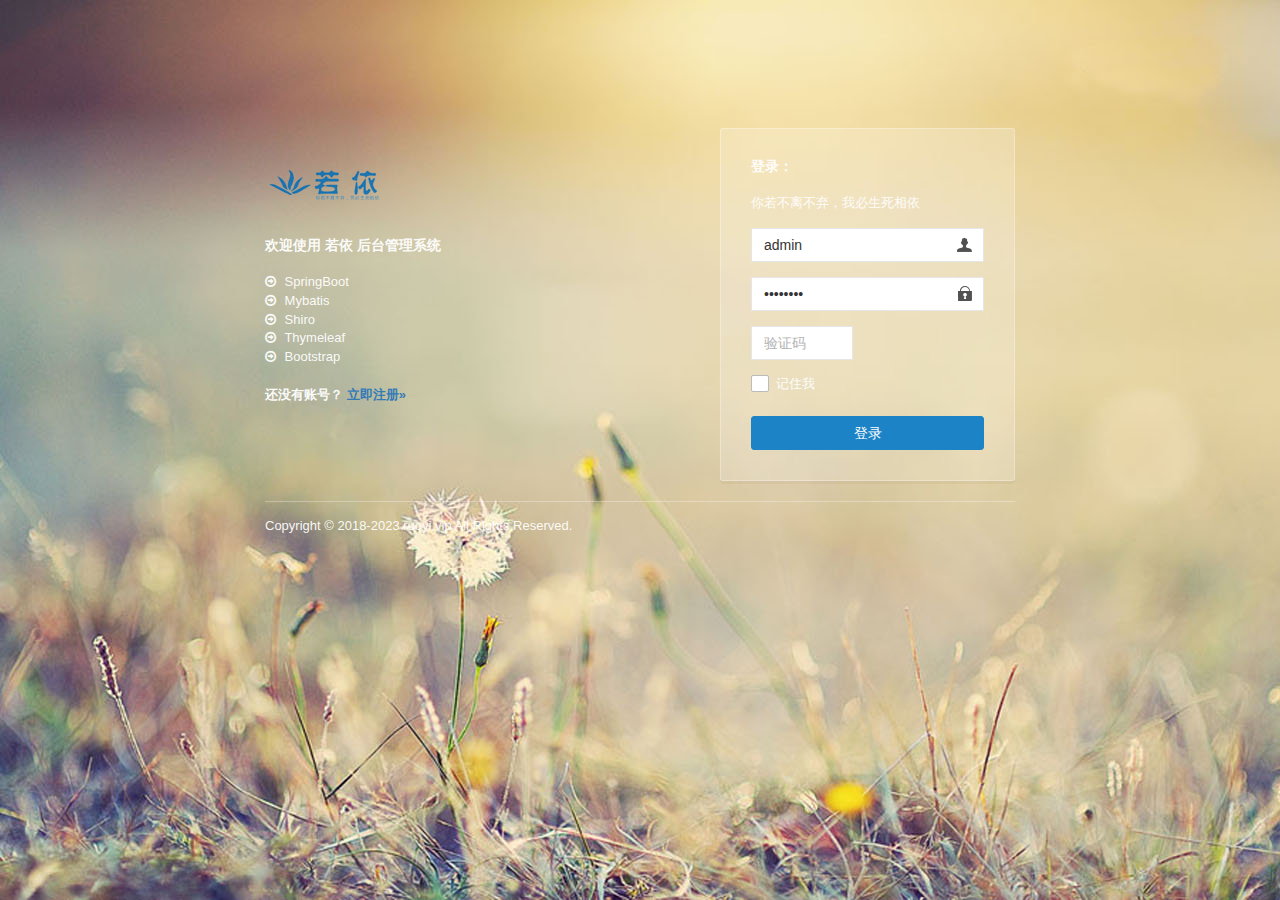
<file: ruoyi-admin/src/main/resources/templates/login.html>
<!DOCTYPE html>
<html lang="zh" xmlns:th="http://www.thymeleaf.org">
<head>
    <meta charset="utf-8">
    <meta name="viewport" content="width=device-width, initial-scale=1.0, maximum-scale=1.0">
    <title>登录若依系统</title>
    <meta name="description" content="若依后台管理框架">
    <link href="../static/css/bootstrap.min.css" th:href="@{/css/bootstrap.min.css}" rel="stylesheet"/>
    <link href="../static/css/font-awesome.min.css" th:href="@{/css/font-awesome.min.css}" rel="stylesheet"/>
    <link href="../static/css/style.min.css" th:href="@{/css/style.min.css}" rel="stylesheet"/>
    <link href="../static/css/login.min.css" th:href="@{/css/login.min.css}" rel="stylesheet"/>
    <link href="../static/ruoyi/css/ry-ui.css" th:href="@{/ruoyi/css/ry-ui.css?v=4.7.7}" rel="stylesheet"/>
    <!-- 360浏览器急速模式 -->
    <meta name="renderer" content="webkit">
    <!-- 避免IE使用兼容模式 -->
    <meta http-equiv="X-UA-Compatible" content="IE=edge">
    <link rel="shortcut icon" href="../static/favicon.ico" th:href="@{favicon.ico}"/>
    <style type="text/css">label.error { position:inherit;  }</style>
    <script>
        if(window.top!==window.self){alert('未登录或登录超时。请重新登录');window.top.location=window.location};
    </script>
</head>
<body class="signin">
    <div class="signinpanel">
        <div class="row">
            <div class="col-sm-7">
                <div class="signin-info">
                    <div class="logopanel m-b">
                        <h1><img alt="[ 若依 ]" src="../static/ruoyi.png" th:src="@{/ruoyi.png}"></h1>
                    </div>
                    <div class="m-b"></div>
                    <h4>欢迎使用 <strong>若依 后台管理系统</strong></h4>
                    <ul class="m-b">
                        <li><i class="fa fa-arrow-circle-o-right m-r-xs"></i> SpringBoot</li>
                        <li><i class="fa fa-arrow-circle-o-right m-r-xs"></i> Mybatis</li>
                        <li><i class="fa fa-arrow-circle-o-right m-r-xs"></i> Shiro</li>
                        <li><i class="fa fa-arrow-circle-o-right m-r-xs"></i> Thymeleaf</li>
                        <li><i class="fa fa-arrow-circle-o-right m-r-xs"></i> Bootstrap</li>
                    </ul>
                    <strong th:if="${isAllowRegister}">还没有账号？ <a th:href="@{/register}">立即注册&raquo;</a></strong>
                </div>
            </div>
            <div class="col-sm-5">
                <form id="signupForm" autocomplete="off">
                    <h4 class="no-margins">登录：</h4>
                    <p class="m-t-md">你若不离不弃，我必生死相依</p>
                    <input type="text"     name="username" class="form-control uname"     placeholder="用户名" value="admin"    />
                    <input type="password" name="password" class="form-control pword"     placeholder="密码"   value="admin123" />
					<div class="row m-t" th:if="${captchaEnabled==true}">
						<div class="col-xs-6">
						    <input type="text" name="validateCode" class="form-control code" placeholder="验证码" maxlength="5" />
						</div>
						<div class="col-xs-6">
							<a href="javascript:void(0);" title="点击更换验证码">
								<img th:src="@{/captcha/captchaImage(type=${captchaType})}" class="imgcode" width="85%"/>
							</a>
						</div>
					</div>
                    <div class="checkbox-custom" th:if="${isRemembered}" th:classappend="${captchaEnabled==false} ? 'm-t'">
				        <input type="checkbox" id="rememberme" name="rememberme"> <label for="rememberme">记住我</label>
				    </div>
                    <button class="btn btn-success btn-block" id="btnSubmit" data-loading="正在验证登录，请稍候...">登录</button>
                </form>
            </div>
        </div>
        <div class="signup-footer">
            <div class="pull-left">
                Copyright © 2018-2023 ruoyi.vip All Rights Reserved. <br>
            </div>
        </div>
    </div>
<script th:inline="javascript"> var ctx = [[@{/}]]; var captchaType = [[${captchaType}]]; </script>
<!--[if lte IE 8]><script>window.location.href=ctx+'html/ie.html';</script><![endif]-->
<!-- 全局js -->
<script src="../static/js/jquery.min.js" th:src="@{/js/jquery.min.js}"></script>
<script src="../static/ajax/libs/validate/jquery.validate.min.js" th:src="@{/ajax/libs/validate/jquery.validate.min.js}"></script>
<script src="../static/ajax/libs/layer/layer.min.js" th:src="@{/ajax/libs/layer/layer.min.js}"></script>
<script src="../static/ajax/libs/blockUI/jquery.blockUI.js" th:src="@{/ajax/libs/blockUI/jquery.blockUI.js}"></script>
<script src="../static/ruoyi/js/ry-ui.js" th:src="@{/ruoyi/js/ry-ui.js?v=4.7.7}"></script>
<script src="../static/ruoyi/login.js" th:src="@{/ruoyi/login.js}"></script>
</body>
</html>
</file>
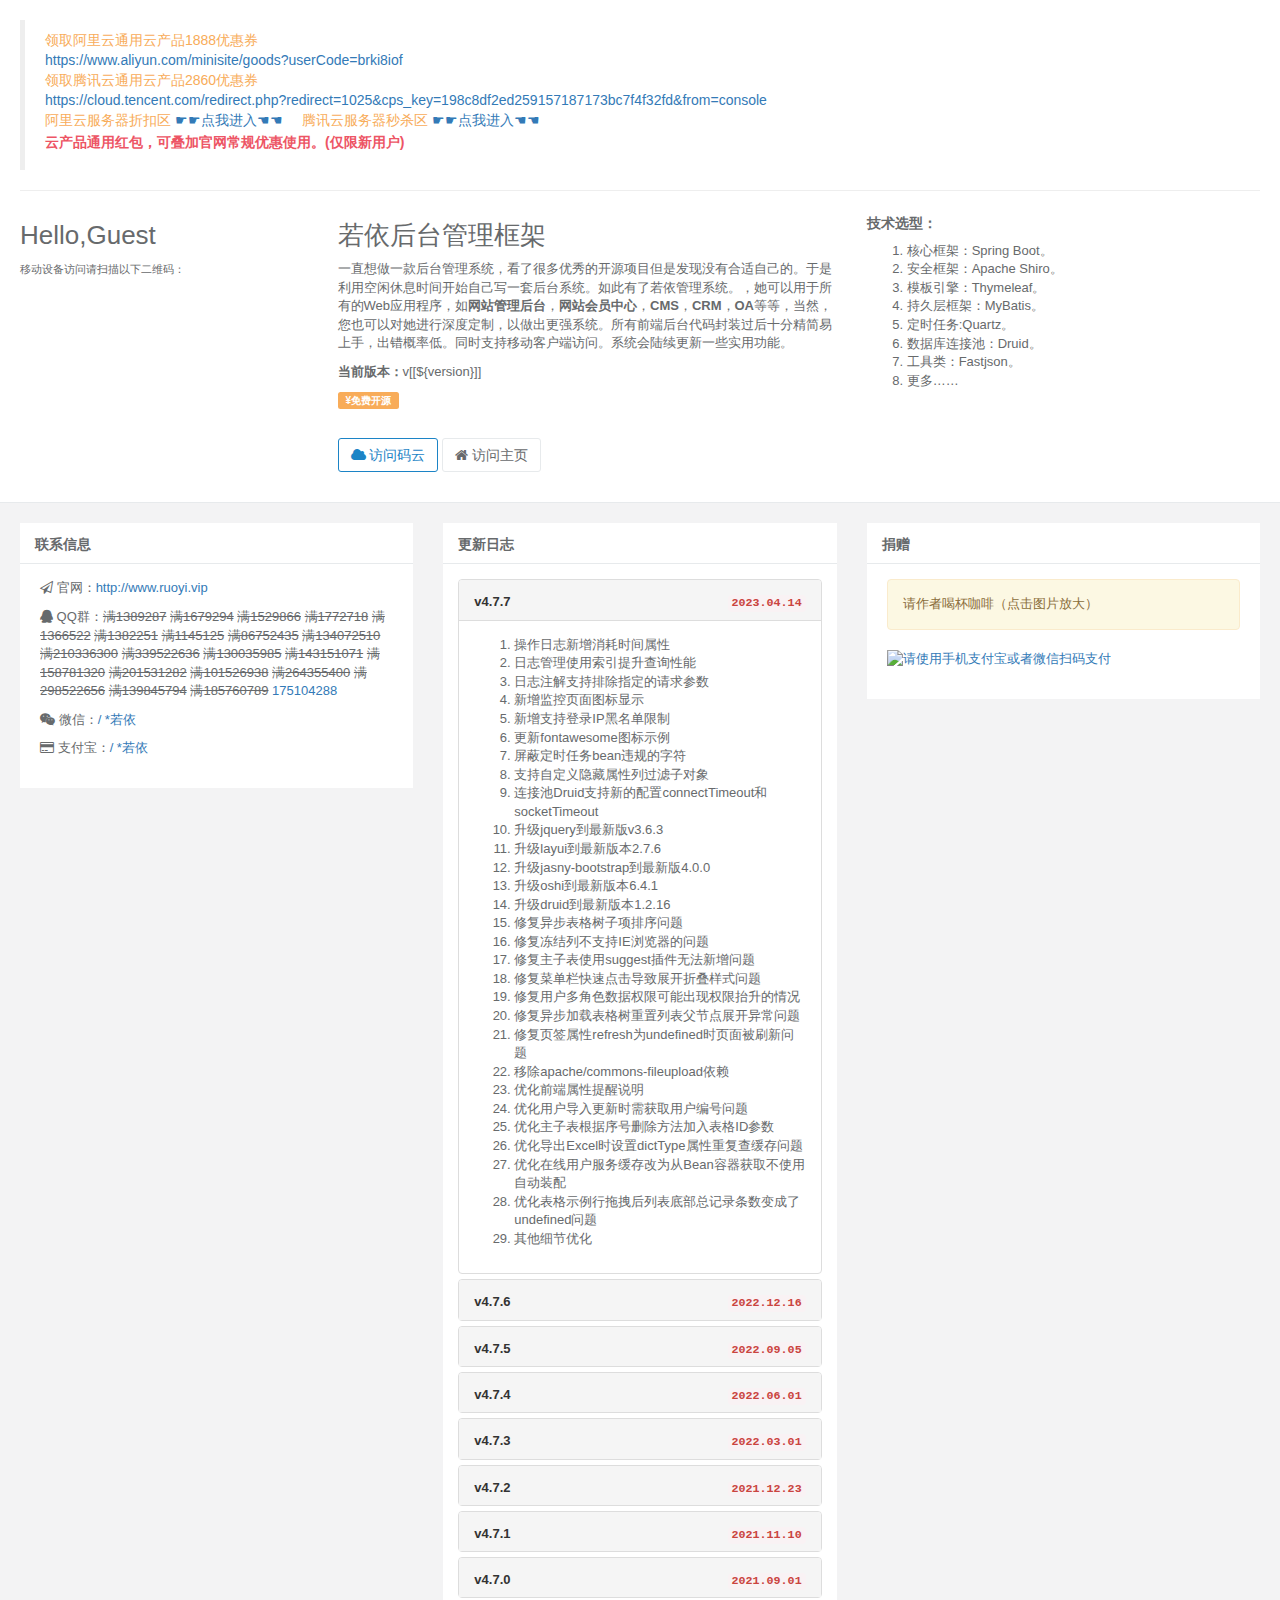
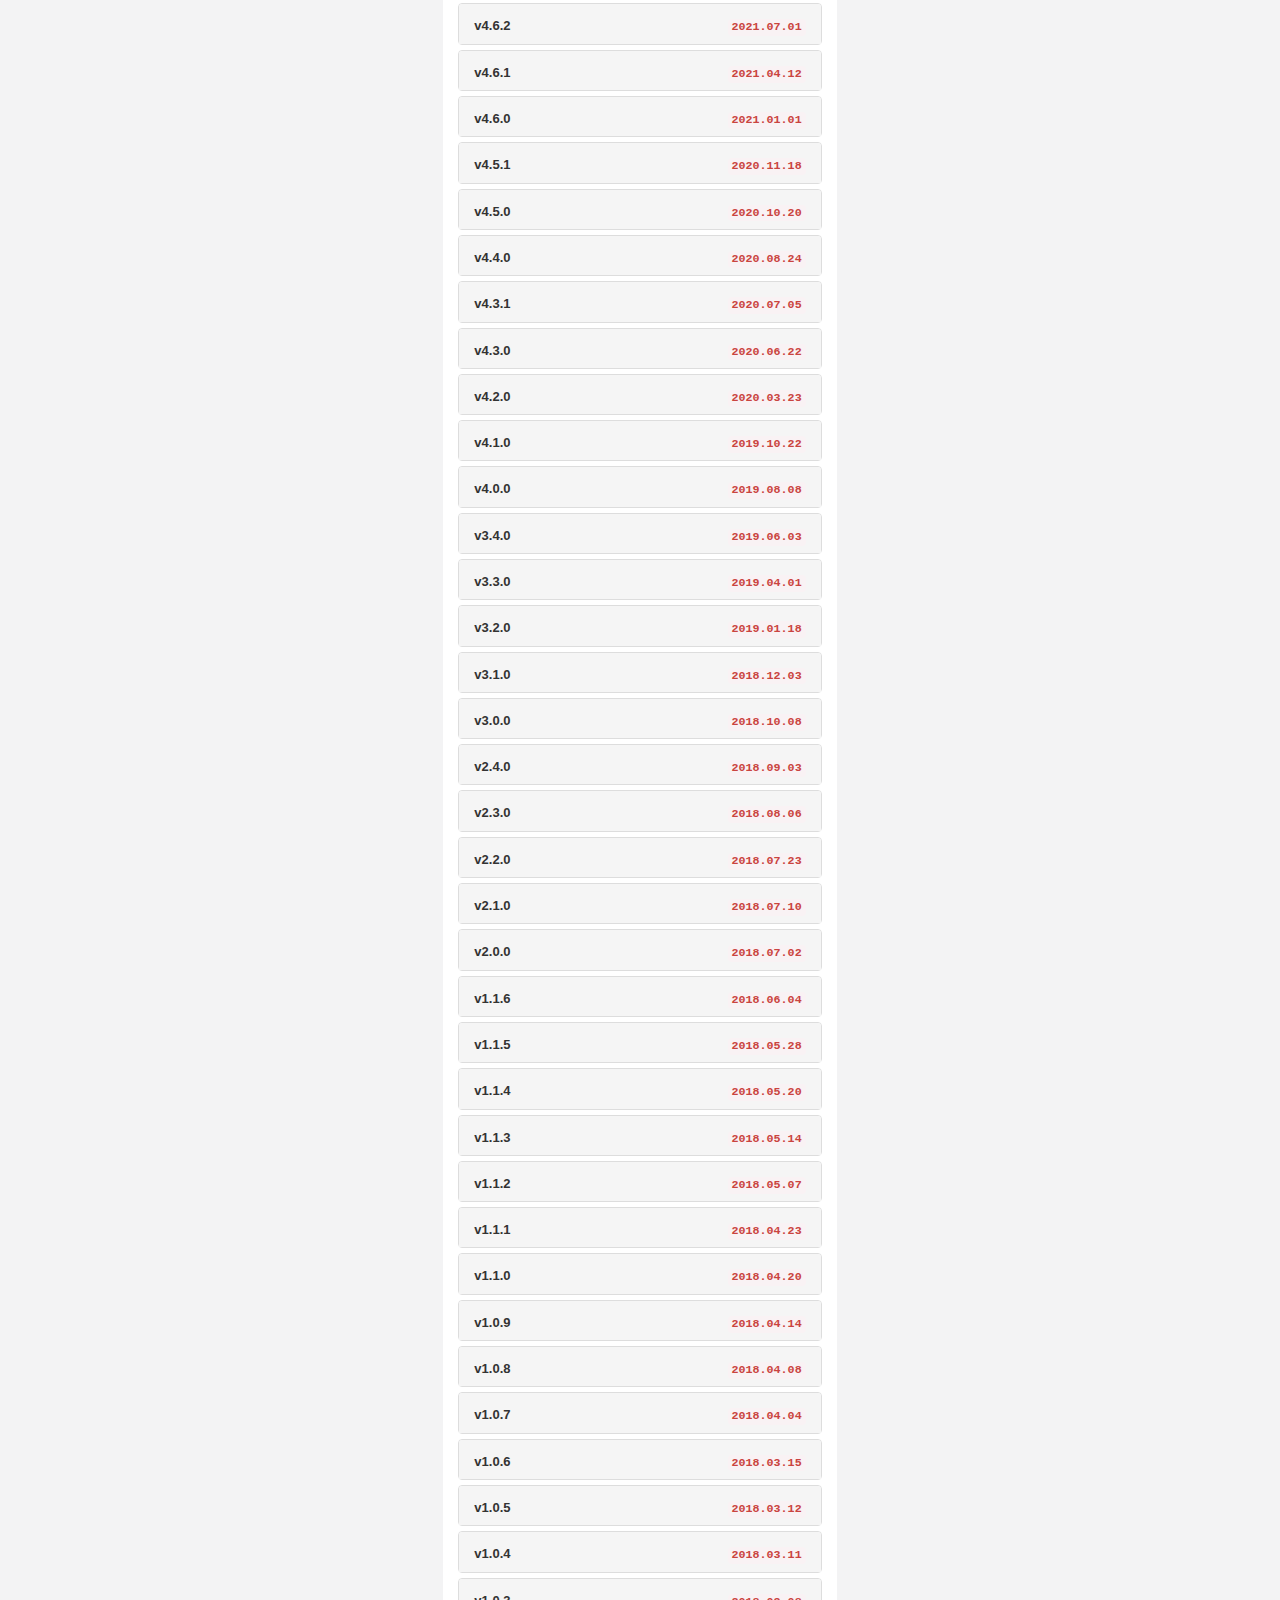
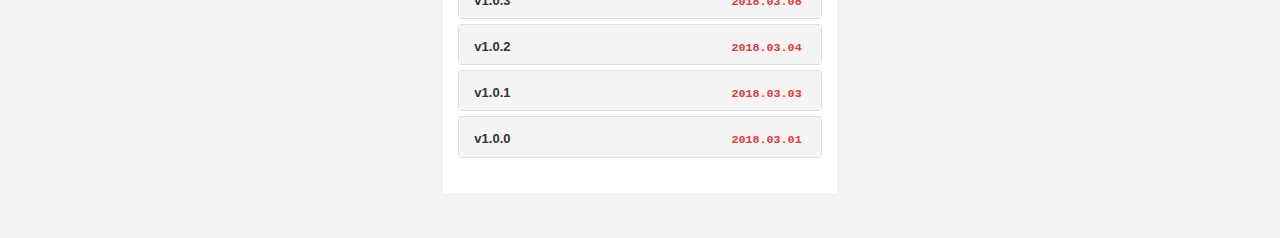
<file: ruoyi-admin/src/main/resources/templates/main.html>
<!DOCTYPE html>
<html  lang="zh" xmlns:th="http://www.thymeleaf.org">
<head>
    <meta charset="utf-8">
    <meta name="viewport" content="width=device-width, initial-scale=1.0">
    <!--360浏览器优先以webkit内核解析-->
    <title>若依介绍</title>
    <link rel="shortcut icon" href="favicon.ico">
    <link href="../static/css/bootstrap.min.css" th:href="@{/css/bootstrap.min.css}" rel="stylesheet"/>
    <link href="../static/css/font-awesome.min.css" th:href="@{/css/font-awesome.min.css}" rel="stylesheet"/>
    <link href="../static/css/style.min.css" th:href="@{/css/style.min.css}" rel="stylesheet"/>
</head>

<body class="gray-bg">
    <div class="row border-bottom white-bg dashboard-header">
        <div class="col-sm-12">
            <blockquote class="text-warning" style="font-size:14px">
                                           领取阿里云通用云产品1888优惠券
                <br><a target="_blank" href="https://www.aliyun.com/minisite/goods?userCode=brki8iof">https://www.aliyun.com/minisite/goods?userCode=brki8iof</a><br>
                                           领取腾讯云通用云产品2860优惠券
                <br><a target="_blank" href="https://cloud.tencent.com/redirect.php?redirect=1025&cps_key=198c8df2ed259157187173bc7f4f32fd&from=console">https://cloud.tencent.com/redirect.php?redirect=1025&cps_key=198c8df2ed259157187173bc7f4f32fd&from=console</a><br>
                                           阿里云服务器折扣区 <a target="_blank" href="http://aly.ruoyi.vip">☛☛点我进入☚☚</a> &nbsp;&nbsp;&nbsp; 腾讯云服务器秒杀区 <a target="_blank" href="http://txy.ruoyi.vip">☛☛点我进入☚☚</a><br>
                <h4 class="text-danger">云产品通用红包，可叠加官网常规优惠使用。(仅限新用户)</h4>
            </blockquote>

            <hr>
        </div>
        <div class="col-sm-3">
            <h2>Hello,Guest</h2>
            <small>移动设备访问请扫描以下二维码：</small>
            <br>
            <br>
            <img th:src="@{/img/qr_code.png}" width="100%" style="max-width:264px;">
            <br>
        </div>
        <div class="col-sm-5">
            <h2>若依后台管理框架</h2>
            <p>一直想做一款后台管理系统，看了很多优秀的开源项目但是发现没有合适自己的。于是利用空闲休息时间开始自己写一套后台系统。如此有了若依管理系统。，她可以用于所有的Web应用程序，如<b>网站管理后台</b>，<b>网站会员中心</b>，<b>CMS</b>，<b>CRM</b>，<b>OA</b>等等，当然，您也可以对她进行深度定制，以做出更强系统。所有前端后台代码封装过后十分精简易上手，出错概率低。同时支持移动客户端访问。系统会陆续更新一些实用功能。</p>
            <p>
                <b>当前版本：</b><span>v[[${version}]]</span>
            </p>
            <p>
                <span class="label label-warning">&yen;免费开源</span>
            </p>
            <br>
            <p>
                <a class="btn btn-success btn-outline" href="https://gitee.com/y_project/RuoYi" target="_blank">
                    <i class="fa fa-cloud"> </i> 访问码云
                </a>
                <a class="btn btn-white btn-bitbucket" href="http://ruoyi.vip" target="_blank">
                    <i class="fa fa-home"></i> 访问主页
                </a>
            </p>
        </div>
        <div class="col-sm-4">
            <h4>技术选型：</h4>
            <ol>
                <li>核心框架：Spring Boot。</li>
                <li>安全框架：Apache Shiro。</li>
                <li>模板引擎：Thymeleaf。</li>
                <li>持久层框架：MyBatis。</li>
				<li>定时任务:Quartz。</li>
                <li>数据库连接池：Druid。</li>
                <li>工具类：Fastjson。</li>
                <li>更多……</li>
            </ol>
        </div>

    </div>
    <div class="wrapper wrapper-content">
        <div class="row">
            <div class="col-sm-4">

                <div class="ibox float-e-margins">
                    <div class="ibox-title">
                        <h5>联系信息</h5>

                    </div>
                    <div class="ibox-content">
                        <p><i class="fa fa-send-o"></i> 官网：<a href="http://www.ruoyi.vip" target="_blank">http://www.ruoyi.vip</a>
                        </p>
                        <p><i class="fa fa-qq"></i> QQ群：<s>满1389287</s> <s>满1679294</s> <s>满1529866</s> <s>满1772718</s> <s>满1366522</s> <s>满1382251</s> <s>满1145125</s> <s>满86752435</s> <s>满134072510</s> <s>满210336300</s> <s>满339522636</s> <s>满130035985</s> <s>满143151071</s> <s>满158781320</s> <s>满201531282</s> <s>满101526938</s> <s>满264355400</s> <s>满298522656</s> <s>满139845794</s>  <s>满185760789</s> <a href="https://jq.qq.com/?_wv=1027&k=7FplYUnR" target="_blank">175104288</a> 
                        </p>
                        <p><i class="fa fa-weixin"></i> 微信：<a href="javascript:;">/ *若依</a>
                        </p>
                        <p><i class="fa fa-credit-card"></i> 支付宝：<a href="javascript:;" class="支付宝信息">/ *若依</a>
                        </p>
                    </div>
                </div>
            </div>
            <div class="col-sm-4">
                <div class="ibox float-e-margins">
                    <div class="ibox-title">
                        <h5>更新日志</h5>
                    </div>
                    <div class="ibox-content no-padding">
                        <div class="panel-body">
                            <div class="panel-group" id="version">
                            <div class="panel panel-default">
								<div class="panel-heading">
								   <h5 class="panel-title">
									   <a data-toggle="collapse" data-parent="#version" href="#v477">v4.7.7</a><code class="pull-right">2023.04.14</code>
								   </h5>
								</div>
								<div id="v477" class="panel-collapse collapse in">
									<div class="panel-body">
									   <ol>
									        <li>操作日志新增消耗时间属性</li>
									        <li>日志管理使用索引提升查询性能</li>
									        <li>日志注解支持排除指定的请求参数</li>
									        <li>新增监控页面图标显示</li>
									        <li>新增支持登录IP黑名单限制</li>
									        <li>更新fontawesome图标示例</li>
									        <li>屏蔽定时任务bean违规的字符</li>
									        <li>支持自定义隐藏属性列过滤子对象</li>
									        <li>连接池Druid支持新的配置connectTimeout和socketTimeout</li>
									        <li>升级jquery到最新版v3.6.3</li>
									        <li>升级layui到最新版本2.7.6</li>
									        <li>升级jasny-bootstrap到最新版4.0.0</li>
									        <li>升级oshi到最新版本6.4.1</li>
									        <li>升级druid到最新版本1.2.16</li>
									        <li>修复异步表格树子项排序问题</li>
									        <li>修复冻结列不支持IE浏览器的问题</li>
									        <li>修复主子表使用suggest插件无法新增问题</li>
									        <li>修复菜单栏快速点击导致展开折叠样式问题</li>
									        <li>修复用户多角色数据权限可能出现权限抬升的情况</li>
									        <li>修复异步加载表格树重置列表父节点展开异常问题</li>
									        <li>修复页签属性refresh为undefined时页面被刷新问题</li>
									        <li>移除apache/commons-fileupload依赖</li>
									        <li>优化前端属性提醒说明</li>
									        <li>优化用户导入更新时需获取用户编号问题</li>
									        <li>优化主子表根据序号删除方法加入表格ID参数</li>
									        <li>优化导出Excel时设置dictType属性重复查缓存问题</li>
									        <li>优化在线用户服务缓存改为从Bean容器获取不使用自动装配</li>
									        <li>优化表格示例行拖拽后列表底部总记录条数变成了undefined问题</li>
									        <li>其他细节优化</li>
										</ol>
									</div>
								</div>
							</div>
                            <div class="panel panel-default">
								<div class="panel-heading">
								   <h5 class="panel-title">
									   <a data-toggle="collapse" data-parent="#version" href="#v476">v4.7.6</a><code class="pull-right">2022.12.16</code>
								   </h5>
								</div>
								<div id="v476" class="panel-collapse collapse">
									<div class="panel-body">
									   <ol>
									        <li>定时任务违规的字符</li>
									        <li>忽略不必要的属性数据返回</li>
									        <li>导入更新用户数据前校验数据权限</li>
									        <li>修改参数键名时移除前缓存配置</li>
									        <li>修改用户登录账号进行重复验证</li>
									        <li>兼容Excel下拉框内容过多无法显示</li>
									        <li>升级oshi到最新版本6.4.0</li>
									        <li>升级kaptcha到最新版2.3.3</li>
									        <li>升级druid到最新版本1.2.15</li>
									        <li>升级shiro到最新版本1.10.1</li>
									        <li>升级pagehelper到最新版1.4.6</li>
									        <li>升级bootstrap-fileinput到最新版本5.5.2</li>
									        <li>修复sheet超出最大行数异常问题</li>
									        <li>修复关闭父页签后提交无法跳转的问题</li>
									        <li>修复操作日志类型多选导出不生效问题</li>
									        <li>修复导出包含空子列表数据异常的问题</li>
									        <li>优化树形表格层级显示</li>
									        <li>优化SQL关键字检查防止注入</li>
									        <li>优化用户管理重置时取消部门选择</li>
									        <li>优化代码生成同步后字典值NULL问题</li>
									        <li>优化导出对象的子列表为空会出现[]问题</li>
									        <li>优化select2搜索下拉后校验必填样式问题</li>
									        <li>其他细节优化</li>
										</ol>
									</div>
								</div>
							</div>
                            <div class="panel panel-default">
								<div class="panel-heading">
								   <h5 class="panel-title">
									   <a data-toggle="collapse" data-parent="#version" href="#v475">v4.7.5</a><code class="pull-right">2022.09.05</code>
								   </h5>
								</div>
								<div id="v475" class="panel-collapse collapse">
									<div class="panel-body">
									   <ol>
									        <li>Excel支持导出对象的子列表方法</li>
									        <li>数据逻辑删除不进行唯一验证</li>
									        <li>优化多角色数据权限匹配规则</li>
									        <li>新增主子表提交校验示例</li>
									        <li>支持自定义隐藏Excel属性列</li>
									        <li>Excel注解支持backgroundColor属性设置背景颜色</li>
									        <li>菜单配置刷新时Tab页签切换时刷新</li>
									        <li>增加对AjaxResult消息结果类型的判断</li>
									        <li>新增示例（进度条）</li>
									        <li>新增内容编码/解码方便插件集成使用</li>
									        <li>升级jquery到最新版3.6.1</li>
									        <li>升级layui到最新版本2.7.5</li>
									        <li>升级shiro到最新版本1.9.1</li>
									        <li>升级druid到最新版本1.2.11</li>
									        <li>升级pagehelper到最新版1.4.3</li>
									        <li>升级oshi到最新版本6.2.2</li>
									        <li>修复树表onLoadSuccess不生效的问题</li>
											<li>修复用户分配角色大于默认页数丢失问题</li>
									        <li>定时任务支持执行父类方法</li>
									        <li>自动设置切换多个树表格实例配置</li>
									        <li>页签创建标题优先data-title属性</li>
									        <li>优化任务过期不执行调度</li>
									        <li>优化横向菜单下激活菜单样式</li>
									        <li>优化按钮打开窗口后按回车反复弹出</li>
									        <li>优化excel/scale属性导出单元格数值类型</li>
									        <li>优化druid开启wall过滤器出现的异常问题</li>
									        <li>优化多个相同角色数据导致权限SQL重复问题</li>
									        <li>其他细节优化</li>
										</ol>
									</div>
								</div>
							</div>
                            <div class="panel panel-default">
								<div class="panel-heading">
								   <h5 class="panel-title">
									   <a data-toggle="collapse" data-parent="#version" href="#v474">v4.7.4</a><code class="pull-right">2022.06.01</code>
								   </h5>
								</div>
								<div id="v474" class="panel-collapse collapse">
									<div class="panel-body">
									   <ol>
									        <li>用户头像上传图片格式限制</li>
									        <li>Excel注解支持color属性设置字体颜色</li>
									        <li>设置分页参数默认值</li>
									        <li>主子表操作列新增单个删除</li>
									        <li>定时任务检查Bean包名是否为白名单配置</li>
									        <li>升级spring-boot到最新版本2.5.14</li>
									        <li>升级shiro到最新版本1.9.0</li>
									        <li>升级oshi到最新版本6.1.6</li>
									        <li>升级fastjson到最新版1.2.83 安全修复版本</li>
									        <li>文件上传兼容Weblogic环境</li>
									        <li>新增清理分页的线程变量方法</li>
									        <li>新增获取不带后缀文件名称方法</li>
									        <li>用户缓存信息添加部门ancestors祖级列表</li>
									        <li>自定义ShiroFilterFactoryBean防止中文请求被拦截</li>
									        <li>字典类型必须以字母开头，且只能为（小写字母，数字，下滑线）</li>
									        <li>优化IP地址获取到多个的问题</li>
									        <li>优化表格冻结列阴影效果显示</li>
									        <li>优化菜单侧边栏滚动条尺寸及颜色</li>
									        <li>优化显示顺序orderNum类型为整型</li>
									        <li>优化接口使用泛型使其看到响应属性字段</li>
									        <li>优化导出数据LocalDateTime类型无数据问题</li>
									        <li>修复导入Excel时字典字段类型为Long转义为空问题</li>
									        <li>优化导出excel单元格验证,包含变更为开头.防止正常内容被替换</li>
									        <li>修复URL类型回退键被禁止问题</li>
									        <li>修复表格客户端分页序号显示错误问题</li>
									        <li>修复代码生成拖拽多次出现的排序不正确问题</li>
									        <li>修复表格打印组件不识别多层对象属性值问题</li>
									        <li>修复操作日志查询类型条件为0时会查到所有数据</li>
									        <li>修复Excel注解prompt/combo同时使用不生效问题</li>
									        <li>修复初始化多表格处理回调函数时获取的表格配置不一致问题</li>
									        <li>其他细节优化</li>
										</ol>
									</div>
								</div>
							</div>
                            <div class="panel panel-default">
								<div class="panel-heading">
								   <h5 class="panel-title">
									   <a data-toggle="collapse" data-parent="#version" href="#v473">v4.7.3</a><code class="pull-right">2022.03.01</code>
								   </h5>
								</div>
								<div id="v473" class="panel-collapse collapse">
									<div class="panel-body">
									   <ol>
									        <li>表格树支持分页/异步加载</li>
									        <li>代码生成预览支持复制内容</li>
									        <li>定时任务默认保存到内存中执行</li>
									        <li>代码生成同步保留必填/类型选项</li>
									        <li>页面若未匹配到字典标签则返回原字典值</li>
									        <li>用户访问控制时校验数据权限，防止越权</li>
									        <li>导出Excel时屏蔽公式，防止CSV注入风险</li>
									        <li>升级spring-boot到最新版本2.5.10</li>
									        <li>升级spring-boot-mybatis到最新版2.2.2</li>
									        <li>升级pagehelper到最新版1.4.1</li>
									        <li>升级oshi到最新版本6.1.2</li>
									        <li>升级bootstrap-table到最新版本1.19.1</li>
									        <li>服务监控新增运行参数信息显示</li>
									        <li>定时任务目标字符串验证包名白名单</li>
									        <li>文件上传接口新增原/新文件名返回参数</li>
									        <li>定时任务屏蔽违规的字符</li>
									        <li>分页数据新增分页参数合理化参数</li>
									        <li>表格父子视图添加点击事件打开示例</li>
									        <li>优化上传文件名称命名规则</li>
									        <li>优化加载字典缓存数据</li>
									        <li>优化任务队列满时任务拒绝策略</li>
									        <li>优化IE11上传预览不显示的问题</li>
									        <li>优化Excel格式化不同类型的日期对象</li>
									        <li>优化国际化配置多余的zh请求问题</li>
									        <li>优化新版Chrome浏览器回退出现的遮罩层</li>
									        <li>修复EMAIL类型回退键被禁止问题</li>
									        <li>修复Xss注解字段值为空时的异常问题</li>
									        <li>其他细节优化</li>
										</ol>
									</div>
								</div>
							</div>
                            <div class="panel panel-default">
								<div class="panel-heading">
								   <h5 class="panel-title">
									   <a data-toggle="collapse" data-parent="#version" href="#v472">v4.7.2</a><code class="pull-right">2021.12.23</code>
								   </h5>
								</div>
								<div id="v472" class="panel-collapse collapse">
									<div class="panel-body">
									   <ol>
									        <li>自定义xss校验注解实现</li>
									        <li>进入修改页面方法添加权限标识</li>
									        <li>代码生成创建按钮添加超级管理员权限</li>
									        <li>代码生成创建表检查关键字，防止注入风险</li>
									        <li>修复定时任务多参数逗号分隔的问题</li>
									        <li>修复表格插件一起使用出现的声明报错问题</li>
									        <li>修复代码生成主子表模板删除方法缺少事务</li>
									        <li>升级oshi到最新版本v5.8.6</li>
									        <li>升级velocity到最新版本2.3</li>
									        <li>升级fastjson到最新版1.2.79</li>
									        <li>升级log4j2到最新版2.17.0 防止漏洞风险</li>
									        <li>升级thymeleaf到最新版3.0.14 阻止远程代码执行漏洞</li>
									        <li>优化修改/授权角色实时生效</li>
									        <li>修整tomcat配置参数已过期问题</li>
									        <li>前端添加单独的二代身份证校验</li>
									        <li>优化新增部门时验证用户所属部门</li>
									        <li>优化查询用户的角色组&岗位组代码</li>
									        <li>请求分页方法设置成通用方便灵活调用</li>
									        <li>优化日期类型错误提示与图标重叠问题</li>
									        <li>其他细节优化</li>
										</ol>
									</div>
								</div>
							</div>
                            <div class="panel panel-default">
								<div class="panel-heading">
								   <h5 class="panel-title">
									   <a data-toggle="collapse" data-parent="#version" href="#v471">v4.7.1</a><code class="pull-right">2021.11.10</code>
								   </h5>
								</div>
								<div id="v471" class="panel-collapse collapse">
									<div class="panel-body">
									   <ol>
									        <li>新增是否开启页签功能</li>
									        <li>代码生成的模块增加创建表功能</li>
									        <li>Excel导入支持@Excels注解</li>
									        <li>Excel注解支持导入导出标题信息</li>
									        <li>Excel注解支持自定义数据处理器</li>
									        <li>日志注解新增是否保存响应参数</li>
									        <li>防重提交注解支持配置间隔时间/提示消息</li>
									        <li>网页部分操作禁止使用后退键（Backspace）</li>
									        <li>实例演示中增加多层窗口获取值</li>
									        <li>弹出层openOptions增加动画属性</li>
									        <li>升级spring-boot到最新版本2.5.6</li>
									        <li>升级spring-boot-mybatis到最新版2.2.0</li>
									        <li>升级pagehelper到最新版1.4.0</li>
									        <li>升级oshi到最新版本v5.8.2</li>
									        <li>升级druid到最新版1.2.8</li>
									        <li>升级fastjson到最新版1.2.78</li>
									        <li>升级thymeleaf-extras-shiro到最新版本v2.1.0</li>
									        <li>升级bootstrap-fileinput到最新版本v5.2.4</li>
									        <li>修改阿里云maven仓库地址为新版地址</li>
									        <li>定时任务屏蔽违规字符</li>
									        <li>增加sendGet无参请求方法</li>
									        <li>代码生成去掉多余的排序字段</li>
									        <li>优化启动脚本参数优化</li>
									        <li>优化页签关闭右侧清除iframe元素</li>
									        <li>优化多表格切换表单查询参数</li>
									        <li>优化表格实例切换event不能为空</li>
									        <li>优化mybatis全局默认的执行器</li>
									        <li>优化导入Excel数据关闭时清理file</li>
									        <li>优化Excel导入图片可能出现的异常</li>
									        <li>优化记录登录信息，防止不必要的修改</li>
									        <li>优化aop语法，使用spring自动注入注解</li>
									        <li>修复无法被反转义问题</li>
									        <li>修复拖拽行数据错位问题</li>
									        <li>修复新窗口打开页面关闭弹窗报错</li>
									        <li>修复富文本回退键被禁止&控制台报错问题</li>
									        <li>修复自定义弹出层全屏参数无效问题</li>
									        <li>修复树表代码生成短字段无法识别问题</li>
									        <li>修复apple/webkit浏览器时间无法格式化</li>
									        <li>修复后端主子表代码模板方法名生成错误问题</li>
									        <li>修复swagger没有指定dataTypeClass导致启动出现warn日志</li>
									        <li>其他细节优化</li>
										</ol>
									</div>
								</div>
							</div>
                            <div class="panel panel-default">
								<div class="panel-heading">
								   <h5 class="panel-title">
									   <a data-toggle="collapse" data-parent="#version" href="#v470">v4.7.0</a><code class="pull-right">2021.09.01</code>
								   </h5>
								</div>
								<div id="v470" class="panel-collapse collapse">
									<div class="panel-body">
									   <ol>
									        <li>优化弹出层显示在顶层窗口</li>
									        <li>定时任务支持在线生成cron表达式</li>
									        <li>Excel注解支持Image图片导入</li>
									        <li>支持配置是否开启记住我功能</li>
									        <li>修改时检查用户数据权限范围</li>
									        <li>表单重置开始/结束时间控件</li>
									        <li>新增多图上传示例</li>
									        <li>启用父部门状态排除顶级节点</li>
									        <li>富文本默认dialogsInBody属性</li>
									        <li>去除默认分页合理化参数</li>
									        <li>顶部菜单跳转添加绝对路径</li>
									        <li>升级oshi到最新版本v5.8.0</li>
									        <li>升级shiro到最新版本v1.8.0</li>
									        <li>升级commons.io到最新版本v2.11.0</li>
									        <li>升级jquery到最新版v3.6.0</li>
									        <li>升级icheck到最新版v1.0.3</li>
									        <li>升级layer到最新版本v3.5.1</li>
									        <li>升级layui到最新版本v2.6.8</li>
									        <li>升级laydate到最新版本v5.3.1</li>
									        <li>升级select2到最新版v4.0.13</li>
									        <li>升级cropper到最新版本v1.5.12</li>
									        <li>升级summernote到最新版本v0.8.18</li>
									        <li>升级duallistbox到最新版本v3.0.9</li>
									        <li>升级jquery.validate到最新版本v1.19.3</li>
									        <li>升级bootstrap-suggest到最新版本v0.1.29</li>
									        <li>升级bootstrap-select到最新版本v1.13.18</li>
									        <li>升级bootstrap-fileinput到最新版本v5.2.3</li>
									        <li>查询表格指定列值增加是否去重属性</li>
									        <li>删除sourceMappingURL源映射</li>
									        <li>去除多余的favicon.ico引入</li>
									        <li>优化代码生成模板</li>
									        <li>优化XSS跨站脚本过滤</li>
									        <li>补充定时任务表字段注释</li>
									        <li>定时任务屏蔽ldap远程调用</li>
									        <li>定时任务屏蔽http(s)远程调用</li>
									        <li>定时任务对检查异常进行事务回滚</li>
									        <li>调度日志详细页添加关闭按钮</li>
									        <li>优化异常打印输出信息</li>
									        <li>优化移动端进入首页样式</li>
									        <li>优化用户操作不能删除自己</li>
									        <li>默认开始/结束时间绑定控件选择类型</li>
									        <li>其他细节优化</li>
										</ol>
									</div>
								</div>
							</div>
                            <div class="panel panel-default">
								<div class="panel-heading">
								   <h5 class="panel-title">
									   <a data-toggle="collapse" data-parent="#version" href="#v462">v4.6.2</a><code class="pull-right">2021.07.01</code>
								   </h5>
								</div>
								<div id="v462" class="panel-collapse collapse">
									<div class="panel-body">
									   <ol>
									        <li>优化参数&字典缓存操作</li>
									        <li>新增表格参数（导出方式&导出文件类型）</li>
									        <li>新增表格示例（自定义视图分页）</li>
									        <li>新增示例（表格列拖拽）</li>
									        <li>集成yuicompressor实现(CSS/JS压缩)</li>
									        <li>新增表格参数（是否支持打印页面showPrint）</li>
									        <li>支持bat脚本执行应用</li>
									        <li>修复存在的SQL注入漏洞问题</li>
									        <li>定时任务屏蔽rmi远程调用</li>
									        <li>导出Excel文件支持数据流下载方式</li>
									        <li>实例演示弹层组件增加相册层示例</li>
									        <li>删除操作日志记录信息</li>
									        <li>增加表格重置分页的参数</li>
									        <li>限制超级管理员不允许操作</li>
									        <li>树级结构更新子节点使用replaceFirst</li>
									        <li>支持动态生成密匙，防止默认密钥泄露</li>
									        <li>升级pagehelper到最新版1.3.1</li>
									        <li>升级oshi到最新版本v5.7.4</li>
									        <li>升级swagger到最新版本v3.0.0</li>
									        <li>升级commons.io到最新版本v2.10.0</li>
									        <li>升级commons.fileupload到最新版本v1.4</li>
									        <li>升级bootstrap-table到最新版本v1.18.3</li>
									        <li>升级druid到最新版本v1.2.6</li>
									        <li>升级fastjson到最新版1.2.76</li>
									        <li>升级layui到最新版本v2.6.6</li>
									        <li>升级layer到最新版本v3.5.0</li>
									        <li>升级laydate到最新版本v5.3.0</li>
									        <li>优化表格树移动端&边框显示</li>
									        <li>新增表格刷新options配置方法</li>
									        <li>优化图片工具类读取文件，防止异常</li>
									        <li>修复表格图片预览移动端宽高无效问题</li>
									        <li>主子表通用操作封装处理增加文本域类型</li>
									        <li>日志注解兼容获取json类型的参数</li>
									        <li>修复表单向导插件有滚动条时底部工具栏无法固定问题</li>
									        <li>修复导出角色数据范围翻译缺少仅本人</li>
									        <li>修正Velocity模板初始字符集</li>
									        <li>升级mybatis到最新版3.5.6 阻止远程代码执行漏洞</li>
									        <li>优化代码生成导出模板名称</li>
									        <li>修改个人中心密码长度提醒</li>
									        <li>实例演示中弹出表格增加以回调形式回显到父窗体</li>
									        <li>修复登录页面弹窗文字不显示的问题</li>
									        <li>其他细节优化</li>
										</ol>
									</div>
								</div>
							</div>
                            <div class="panel panel-default">
								<div class="panel-heading">
								   <h5 class="panel-title">
									   <a data-toggle="collapse" data-parent="#version" href="#v461">v4.6.1</a><code class="pull-right">2021.04.12</code>
								   </h5>
								</div>
								<div id="v461" class="panel-collapse collapse">
									<div class="panel-body">
									   <ol>
									        <li>新增IE浏览器版本过低提示页面</li>
									        <li>新增详细信息tab页签方式</li>
									        <li>新增解锁屏幕打开上次页签</li>
									        <li>数据监控默认账户密码防止越权访问</li>
									        <li>新增表格示例（导出选择列）</li>
									        <li>个人信息添加手机&邮箱重复验证</li>
									        <li>个人中心刷新后样式问题</li>
									        <li>操作日志返回参数添加非空验证</li>
									        <li>velocity剔除commons-collections版本，防止3.2.1版本的反序列化漏洞</li>
									        <li>子表模板默认日期格式化</li>
									        <li>代码生成预览语言根据后缀名高亮显示</li>
									        <li>代码生成主子表相同字段导致数据问题</li>
									        <li>升级SpringBoot到最新版本2.2.13</li>
									        <li>升级shiro到最新版1.7.1 阻止身份认证绕过漏洞</li>
									        <li>升级bootstrapTable到最新版本v1.18.2</li>
									        <li>升级bootstrapTable相关组件到最新版本v1.18.2</li>
									        <li>升级fastjson到最新版1.2.75</li>
									        <li>升级druid到最新版本v1.2.4</li>
									        <li>升级oshi到最新版本v5.6.0</li>
									        <li>修改ip字段长度防止ipv6地址长度不够</li>
									        <li>搜索建议示例选择后隐藏列表</li>
									        <li>主子表示例增加初始化数据</li>
									        <li>优化Excel导入增加空行判断</li>
									        <li>修复横向菜单无法打开页签问题</li>
									        <li>修复导入数据为负浮点数时，导入结果会丢失精度问题</li>
									        <li>优化更多操作按钮左侧移入内容闪现消失情况</li>
									        <li>修复主子表提交中列隐藏后出现列偏移问题</li>
									        <li>单据打印网页时通过hidden-print隐藏元素</li>
									        <li>表格销毁清除记住选择数据</li>
									        <li>增加表格动态列示例</li>
									        <li>代码生成选择主子表关联元素必填</li>
									        <li>tree根据Id和Name选中指定节点增加空判断</li>
									        <li>其他细节优化</li>
										</ol>
									</div>
								</div>
							</div>
                            <div class="panel panel-default">
								<div class="panel-heading">
								   <h5 class="panel-title">
									   <a data-toggle="collapse" data-parent="#version" href="#v46">v4.6.0</a><code class="pull-right">2021.01.01</code>
								   </h5>
								</div>
								<div id="v46" class="panel-collapse collapse">
									<div class="panel-body">
									   <ol>
									        <li>新增缓存监控管理</li>
									        <li>新增锁定屏幕功能</li>
									        <li>菜单新增是否刷新页面</li>
									        <li>删除用户和角色解绑关联</li>
									        <li>新增密码强度字符范围提示</li>
									        <li>防止匿名访问进行过滤</li>
									        <li>升级SpringBoot到最新版本2.2.12</li>
									        <li>升级poi到最新版本4.1.2</li>
									        <li>升级bitwalker到最新版本1.21</li>
									        <li>升级bootstrap-fileinput到最新版本5.1.3</li>
									        <li>升级bootstrapTable到最新版本v1.18.0</li>
									        <li>升级bootstrapTable相关组件到最新版本v1.18.0</li>
									        <li>升级oshi到最新版本v5.3.6</li>
									        <li>新增示例（标签 & 提示）</li>
									        <li>添加单据打印示例</li>
									        <li>修改表格初始参数sortName默认值为undefined</li>
									        <li>新增表格参数（自定义打印页面模板printPageBuilder）</li>
									        <li>新增表格参数（是否显示行间隔色striped）</li>
									        <li>新增表格参数（渲染完成后执行的事件onPostBody）</li>
									        <li>Excel注解支持Image图片导出</li>
									        <li>Excel支持注解align对齐方式</li>
									        <li>Excel支持导入Boolean型数据</li>
									        <li>主子表操作添加通用addColumn方法</li>
									        <li>代码生成日期控件区分范围</li>
									        <li>代码生成数据库文本类型生成表单文本域</li>
									        <li>修复生成主子表外键名错误</li>
									        <li>选项卡新增是否刷新属性</li>
									        <li>修复树表格表头跟表格宽度不同步的问题</li>
									        <li>表格树加载完成触发tooltip方法</li>
									        <li>使用widthUnit定义树表格选项单位</li>
									        <li>修复主子表editColumn序列问题</li>
									        <li>修复添加全屏在无参数时没有替换url参数问题</li>
									        <li>弹出层openOptions移动端自适应</li>
									        <li>防止错误页返回主页出现嵌套问题</li>
									        <li>设置回显数据字典验证防止空值</li>
									        <li>其他细节优化</li>
										</ol>
									</div>
								</div>
							</div>
                            <div class="panel panel-default">
								<div class="panel-heading">
								   <h5 class="panel-title">
									   <a data-toggle="collapse" data-parent="#version" href="#v451">v4.5.1</a><code class="pull-right">2020.11.18</code>
								   </h5>
								</div>
								<div id="v451" class="panel-collapse collapse">
									<div class="panel-body">
									   <ol>
									        <li>阻止任意文件下载漏洞</li>
									        <li>升级shiro到最新版1.7.0 阻止权限绕过漏洞</li>
									        <li>升级druid到最新版本v1.2.2</li>
									        <li>新增表格行触发事件（onCheck、onUncheck、onCheckAll、onUncheckAll）</li>
									        <li>修复多页签关闭非当前选项出现空白问题</li>
									        <li>代码生成预览支持高亮显示</li>
									        <li>mapperLocations配置支持分隔符</li>
									        <li>权限信息调整</li>
									        <li>个人中心头像和上传头像增加默认图片</li>
									        <li>全局配置类保持和其他应用命名相同</li>
										</ol>
									</div>
								</div>
							</div>
                            <div class="panel panel-default">
								<div class="panel-heading">
								   <h5 class="panel-title">
									   <a data-toggle="collapse" data-parent="#version" href="#v45">v4.5.0</a><code class="pull-right">2020.10.20</code>
								   </h5>
								</div>
								<div id="v45" class="panel-collapse collapse">
									<div class="panel-body">
									   <ol>
									        <li>新增菜单导航显示风格（default为左侧导航菜单，topnav为顶部导航菜单）</li>
									        <li>菜单&数据权限新增（展开/折叠 全选/全不选 父子联动）</li>
									        <li>账号密码支持自定义更新周期</li>
									        <li>初始密码支持自定义修改策略</li>
									        <li>新增校验用户修改新密码不能与旧密码相同</li>
									        <li>添加检查密码范围支持的特殊字符包括：~!@#$%^&*()-=_+</li>
									        <li>注册账号设置默认用户名称及密码最后更新时间</li>
									        <li>去除用户手机邮箱部门必填验证</li>
									        <li>新增日期格式化方法</li>
									        <li>代码生成添加bit类型</li>
									        <li>树结构加载添加callBack回调方法</li>
									        <li>修复用户管理页面滚动返回顶部条失效</li>
									        <li>修复代码生成模板文件上传组件缺少ctx的问题</li>
									        <li>限制系统内置参数不允许删除</li>
									        <li>新增表格列宽拖动插件</li>
									        <li>新增Ajax局部刷新demo</li>
									        <li>新增是否开启页脚功能</li>
									        <li>新增表格参数（通过自定义函数设置标题样式headerStyle）</li>
									        <li>新增表格参数（通过自定义函数设置页脚样式footerStyle）</li>
									        <li>修复窗体大小改变后浮动提示框失效问题</li>
									        <li>生成代码补充必填样式</li>
									        <li>生成页面时不忽略remark属性</li>
									        <li>字典数据列表页添加关闭按钮</li>
									        <li>Excel注解支持自动统计数据总和</li>
									        <li>升级springboot到2.1.17 提升安全性</li>
									        <li>升级pagehelper到最新版1.3.0</li>
									        <li>升级druid到最新版本v1.2.1</li>
									        <li>升级fastjson到最新版1.2.74</li>
									        <li>升级bootstrap-fileinput到最新版本5.1.2</li>
									        <li>升级oshi到最新版本v5.2.5</li>
									        <li>表单向导插件更换为jquery-smartwizard</li>
									        <li>修改主子表提交示例代码防止渲染失效</li>
									        <li>添加导入数据弹出窗体自定义宽高</li>
									        <li>用户信息参数返回忽略掉密码字段</li>
									        <li>优化关闭窗体添加index参数</li>
									        <li>回显数据字典（字符串数组）增加空值判断</li>
									        <li>修改前端密码长度校验和错误提示不符问题</li>
									        <li>AjaxResult重写put方法，以方便链式调用</li>
									        <li>增强验证码校验的语义，更易懂</li>
									        <li>导入excel整形值校验优化</li>
									        <li>Excel导出类型NUMERIC支持精度浮点类型</li>
									        <li>导出Excel调整targetAttr获取值方法，防止get方法不规范</li>
									        <li>输入框组验证错误后置图标提示颜色</li>
									        <li>上传媒体类型添加视频格式</li>
									        <li>数据权限判断参数类型</li>
									        <li>修正数据库字符串类型nvarchar</li>
									        <li>优化递归子节点</li>
									        <li>修复多表格搜索formId无效</li>
									        <li>其他细节优化</li>
										</ol>
									</div>
								</div>
							</div>
                            <div class="panel panel-default">
								<div class="panel-heading">
								   <h5 class="panel-title">
									   <a data-toggle="collapse" data-parent="#version" href="#v44">v4.4.0</a><code class="pull-right">2020.08.24</code>
								   </h5>
								</div>
								<div id="v44" class="panel-collapse collapse">
									<div class="panel-body">
									   <ol>
									        <li>升级bootstrapTable到最新版本1.17.1</li>
									        <li>升级shiro到最新版1.6.0 阻止权限绕过漏洞</li>
									        <li>升级fastjson到最新版1.2.73</li>
									        <li>代码生成支持同步数据库</li>
									        <li>代码生成支持富文本控件</li>
									        <li>用户密码支持自定义配置规则</li>
									        <li>新增表格自动刷新插件</li>
									        <li>新增表格打印配置插件</li>
									        <li>更换图片裁剪工具为cropper</li>
									        <li>Excel支持sort导出排序</li>
									        <li>代码生成支持自定义路径</li>
									        <li>代码生成支持选择上级菜单</li>
									        <li>代码生成支持上传控件</li>
									        <li>新增表格参数（自定义加载文本的字体大小loadingFontSize）</li>
									        <li>Excel注解支持设置BigDecimal精度&舍入规则</li>
									        <li>操作日志记录排除敏感属性字段</li>
									        <li>修复不同浏览器附件下载中文名乱码的问题</li>
									        <li>用户分配角色不允许选择超级管理员角色</li>
									        <li>更换表格冻结列插件</li>
									        <li>添加右侧冻结列示例</li>
									        <li>升级表格行编辑&移动端适应插件</li>
									        <li>修复更新表格插件后无法设置实例配置问题</li>
									        <li>修复更新表格插件后导致的主子表错误</li>
									        <li>修复页面存在多表格，回调函数res数据不正确问题</li>
									        <li>强退&过期清理登录帐号缓存会话</li>
									        <li>表格树标题内容支持html语义化标签</li>
									        <li>修复配置应用的访问路径首页页签重复问题</li>
									        <li>优化openTab打开时滚动到当前页签</li>
									        <li>表格请求方式method支持自定义配置</li>
									        <li>菜单页签联动优化</li>
									        <li>用户邮箱长度限制修改为50</li>
									        <li>主子表示例添加日期格式案例</li>
									        <li>修改表格行内编辑示例旧值参数</li>
									        <li>操作日志查询方式调整</li>
									        <li>唯一限制条件只返回单条数据</li>
									        <li>修改Excel设置STRING单元格类型</li>
									        <li>添加获取当前的环境配置方法</li>
									        <li>截取返回参数长度，防止超出异常</li>
									        <li>定时任务cron表达式验证</li>
									        <li>拆分表格插件，按需引入</li>
									        <li>多行文本框补齐必填错误提示背景</li>
									        <li>其他细节优化</li>
										</ol>
									</div>
								</div>
							</div>
                            <div class="panel panel-default">
								<div class="panel-heading">
								   <h5 class="panel-title">
									   <a data-toggle="collapse" data-parent="#version" href="#v431">v4.3.1</a><code class="pull-right">2020.07.05</code>
								   </h5>
								</div>
								<div id="v431" class="panel-collapse collapse">
									<div class="panel-body">
									   <ol>
									        <li>国家信息安全漏洞（请务必保持cipherKey密钥唯一性）</li>
									        <li>升级shiro到最新版1.5.3 阻止权限绕过漏洞</li>
									        <li>修改验证码在使用后清除，防止多次使用</li>
									        <li>检查字符支持小数点&降级改成异常提醒</li>
									        <li>openOptions函数中加入自定义maxmin属性</li>
									        <li>支持openOptions方法最大化</li>
									        <li>支持openOptions方法多个按钮回调</li>
									        <li>新增isLinkage支持页签与菜单联动</li>
									        <li>修改代码生成导入表结构出现异常页面不提醒问题</li>
									        <li>优化用户头像发生错误，则显示一个默认头像</li>
									        <li>Excel导出支持字典类型</li>
										</ol>
									</div>
								</div>
							</div>
                            <div class="panel panel-default">
								<div class="panel-heading">
								   <h5 class="panel-title">
									   <a data-toggle="collapse" data-parent="#version" href="#v43">v4.3.0</a><code class="pull-right">2020.06.22</code>
								   </h5>
								</div>
								<div id="v43" class="panel-collapse collapse">
									<div class="panel-body">
									   <ol>
									        <li>代码生成模板支持主子表</li>
									        <li>代码生成显示类型支持复选框</li>
									        <li>前端表单样式修改成圆角</li>
									        <li>新增回显数据字典（字符串数组）</li>
									        <li>修复浏览器手动缩放比例后菜单无法自适应问题</li>
									        <li>限制用户不允许选择系统管理员角色</li>
									        <li>用户信息添加输入框组图标&鼠标按下显示密码</li>
									        <li>升级fastjson到最新版1.2.70 修复高危安全漏洞</li>
									        <li>升级Bootstrap版本到v3.3.7</li>
									        <li>修复selectColumns方法获取子对象数据无效问题</li>
									        <li>修改数据源类型优先级，先根据方法，再根据类</li>
									        <li>修改上级部门（选择项排除本身和下级）</li>
									        <li>首页菜单显示调整</li>
									        <li>添加是否开启swagger配置</li>
									        <li>新增示例（主子表提交）</li>
									        <li>新增示例（多级联动下拉示例）</li>
									        <li>新增示例（表格属性data数据加载）</li>
									        <li>新增表格列参数（是否列选项可见ignore）</li>
									        <li>新增表格参数（是否启用显示卡片视图cardView）</li>
									        <li>新增表格参数（是否显示全屏按钮showFullscreen）</li>
									        <li>新增表格参数（是否启用分页条无限循环的功能paginationLoop）</li>
									        <li>新增表格参数（是否显示表头showHeader）</li>
									        <li>表格添加显示/隐藏所有列方法 showAllColumns/hideAllColumns</li>
									        <li>修复部分情况节点不展开问题</li>
									        <li>修复关闭标签页后刷新还是上次地址问题</li>
									        <li>修复选择菜单后刷新页面，菜单箭头显示不对问题</li>
											<li>修复jquery表单序列化时复选框未选中不会序列化到对象中问题</li>
											<li>Excel支持readConverterExp读取字符串组内容</li>
									        <li>更换IP地址查询接口</li>
									        <li>默认关闭获取ip地址</li>
									        <li>操作处理ajaxSuccess判断修正</li>
									        <li>HttpUtils.sendPost()方法，参数无需拼接参数到url</li>
									        <li>通用http发送方法增加参数 contentType 编码类型</li>
									        <li>HTML过滤器不替换&实体</li>
									        <li>代码生成浮点型改用BigDecimal</li>
									        <li>修复表单构建单选和多选框渲染问题</li>
									        <li>代码生成模板调整，字段为String并且必填则加空串条件</li>
									        <li>字典数据查询列表根据dictSort升序排序</li>
									        <li>修复树表对imageView和tooltip方法无效问题</li>
									        <li>修复Long类型比较相等问题调整</li>
									        <li>示例demo页面清除html链接，防止点击后跳转出现404</li>
									        <li>在线用户强退方法合并</li>
									        <li>添加校验部门包含未停用的子部门</li>
									        <li>取消回车自动提交表单</li>
									        <li>'A','I','BUTTON' 标签忽略clickToSelect事件，防止点击操作按钮时选中</li>
									        <li>邮箱显示截取部分字符串，防止低分辨率错位</li>
									        <li>代码生成列属性根据sort排序</li>
									        <li>修复更多操作部分浏览器不兼容情况</li>
									        <li>图片预览事件属性修正</li>
									        <li>修复冻结列排序样式无效问题</li>
									        <li>修复context-path的情况下个人中心刷新导致样式问题</li>
									        <li>全屏editFull打开适配表树</li>
									        <li>其他细节优化</li>
										</ol>
									</div>
								</div>
							</div>
                            <div class="panel panel-default">
								<div class="panel-heading">
								   <h5 class="panel-title">
									   <a data-toggle="collapse" data-parent="#version" href="#v42">v4.2.0</a><code class="pull-right">2020.03.23</code>
								   </h5>
								</div>
								<div id="v42" class="panel-collapse collapse">
									<div class="panel-body">
									   <ol>
									        <li>用户管理添加分配角色页面</li>
									        <li>定时任务添加调度日志按钮</li>
									        <li>新增是否开启用户注册功能</li>
											<li>新增页面滚动显示返回顶部按钮</li>
											<li>用户&角色&任务添加更多操作按钮</li>
											<li>iframe框架页会话过期弹出超时提示</li>
											<li>移动端登录不显示左侧菜单</li>
											<li>侧边栏添加一套深蓝色主题</li>
											<li>首页logo固定，不随菜单滚动</li>
											<li>支持mode配置history（表示去掉地址栏的#）</li>
											<li>任务分组字典翻译（调度日志详细）</li>
											<li>字典管理添加缓存读取</li>
											<li>字典数据列表标签显示样式</li>
											<li>参数管理支持缓存操作</li>
											<li>日期控件清空结束时间设置开始默认值为2099-12-31</li>
											<li>表格树添加获取数据后响应回调处理</li>
											<li>批量替换表前缀调整</li>
											<li>支持表格导入模板的弹窗表单加入其它输入控件</li>
											<li>表单重置刷新表格树</li>
											<li>新增支持导出数据字段排序</li>
											<li>新增表格参数（是否单选checkbox）</li>
											<li>druid未授权不允许访问</li>
											<li>表格树父节点兼容0,'0','',null</li>
											<li>表单必填的项添加星号</li>
											<li>修复select2不显示校验错误信息</li>
											<li>添加自定义HTML过滤器</li>
											<li>修复多数据源下开关关闭出现异常问题</li>
											<li>修复翻页记住选择项数据问题</li>
											<li>用户邮箱长度限制20</li>
											<li>修改错误页面返回主页出现嵌套问题</li>
											<li>表格浮动提示单双引号转义</li>
											<li>支持配置四级菜单</li>
											<li>升级shiro到最新版1.4.2 阻止rememberMe漏洞攻击</li>
											<li>升级summernote到最新版本v0.8.12</li>
											<li>导入Excel根据dateFormat属性格式处理</li>
											<li>修复War部署无法正常shutdown,ehcache内存泄漏</li>
											<li>修复代码生成短字段无法识别问题</li>
											<li>修复serviceImpl模版，修改方法判断日期错误</li>
											<li>代码生成模板增加导出功能日志记录</li>
											<li>代码生成唯一编号调整为tableId</li>
											<li>代码生成查询时忽略大小写</li>
											<li>代码生成支持翻页记住选中</li>
											<li>代码生成表注释未填写也允许导入</li>
											<li>Global全局配置类修改为注解，防止多环境配置下读取问题</li>
											<li>修复多表格情况下，firstLoad只对第一个表格生效</li>
											<li>处理Maven打包出现警告问题</li>
											<li>默认主题样式，防止网速慢情况下出现空白</li>
											<li>修复文件上传多级目录识别问题</li>
											<li>锚链接解码url，防止中文导致页面不能加载问题</li>
											<li>修复右键Tab页刷新事件重复请求问题</li>
											<li>角色禁用&菜单隐藏不查询权限</li>
											<li>其他细节优化</li>
										</ol>
									</div>
								</div>
							</div>
                            <div class="panel panel-default">
								<div class="panel-heading">
								   <h5 class="panel-title">
									   <a data-toggle="collapse" data-parent="#version" href="#v41">v4.1.0</a><code class="pull-right">2019.10.22</code>
								   </h5>
								</div>
								<div id="v41" class="panel-collapse collapse">
									<div class="panel-body">
									   <ol>
									        <li>支持多表格实例操作</li>
									        <li>浮动提示方法tooltip支持弹窗</li>
											<li>代码生成&字典数据支持模糊条件查询</li>
											<li>增加页签全屏方法</li>
											<li>增加清除表单验证错误信息方法</li>
											<li>支持iframe局部刷新页面</li>
											<li>支持在线切换主题</li>
											<li>修改图片预览设置的高宽参数颠倒问题</li>
											<li>操作日志新增解锁账户功能</li>
											<li>管理员用户&角色不允许操作</li>
											<li>去掉jsoup包调用自定义转义工具</li>
											<li>添加时间轴示例</li>
											<li>修复翻页记住选择时获取指定列值的问题</li>
											<li>代码生成sql脚本添加导出按钮</li>
											<li>添加表格父子视图示例</li>
											<li>添加表格行内编辑示例</li>
											<li>升级fastjson到最新版1.2.60 阻止漏洞攻击</li>
											<li>升级echarts到最新版4.2.1</li>
											<li>操作日志新增返回参数</li>
											<li>支持mybatis通配符扫描任意多个包</li>
											<li>权限验证多种情况处理</li>
											<li>修复树形类型的代码生成的部分必要属性无法显示</li>
											<li>修复非表格插件情况下重置出现异常</li>
											<li>修复富文本编辑器有序列表冲突</li>
											<li>代码生成表前缀配置支持多个</li>
											<li>修复自动去除表前缀配置无效问题</li>
											<li>菜单列表按钮数据可见不显示（权限标识控制）</li>
											<li>修复设置会话超时时间无效问题</li>
											<li>新增本地资源通用下载方法</li>
											<li>操作日志记录新增请求方式</li>
											<li>代码生成单选按钮属性重名修复</li>
											<li>优化select2下拉框宽度不会随浏览器改变</li>
											<li>修复代码生成树表异常</li>
											<li>其他细节优化</li>
										</ol>
									</div>
								</div>
							</div>
                            <div class="panel panel-default">
								<div class="panel-heading">
								   <h5 class="panel-title">
									   <a data-toggle="collapse" data-parent="#version" href="#v40">v4.0.0</a><code class="pull-right">2019.08.08</code>
								   </h5>
								</div>
								<div id="v40" class="panel-collapse collapse">
									<div class="panel-body">
									   <ol>
									        <li>代码生成支持预览、编辑，保存方案</li>
									        <li>新增防止表单重复提交注解</li>
											<li>新增后端校验（和前端保持一致）</li>
											<li>新增同一个用户最大会话数控制</li>
											<li>Excel导出子对象支持多个字段</li>
											<li>定时任务支持静态调用和多参数</li>
											<li>定时任务增加分组条件查询</li>
											<li>字典类型增加任务分组数据</li>
											<li>新增表格是否首次加载数据</li>
											<li>新增parentTab选项卡可在同一页签打开</li>
											<li>多数据源支持类注解（允许继承父类的注解）</li>
											<li>部门及以下数据权限（调整为以下及所有子节点）</li>
											<li>新增角色数据权限配（仅本人数据权限）</li>
											<li>修改菜单权限显示问题</li>
											<li>上传文件修改路径及返回名称</li>
											<li>添加报表插件及示例</li>
											<li>添加首页统计模板</li>
											<li>添加表格拖拽示例</li>
											<li>添加卡片列表示例</li>
											<li>添加富文本编辑器示例</li>
											<li>添加表格动态增删改查示例</li>
											<li>添加用户页面岗位选择框提示</li>
											<li>点击菜单操作添加背景高亮显示</li>
											<li>表格树新增showSearch是否显示检索信息</li>
											<li>解决表格列设置sortName无效问题</li>
											<li>表格图片预览支持自定义设置宽高</li>
											<li>添加表格列浮动提示（单击文本复制）</li>
											<li>PC端收起菜单后支持浮动显示</li>
											<li>详细操作样式调整</li>
											<li>修改用户更新描述空串不更新问题</li>
											<li>导入修改为模板渲染</li>
											<li>修改菜单及部门排序规则</li>
											<li>角色导出数据范围表达式翻译</li>
											<li>添加summernote富文本字体大小</li>
											<li>优化表格底部下边框防重叠&汇总像素问题</li>
											<li>树表格支持属性多层级访问</li>
											<li>修复IE浏览器用户管理界面右侧留白问题</li>
											<li>重置按钮刷新表格</li>
											<li>重置密码更新用户缓存</li>
											<li>优化验证码属性参数</li>
											<li>支持数据监控配置用户名和密码</li>
											<li>文件上传修改按钮背景及加载动画</li>
											<li>支持配置一级菜单href跳转</li>
											<li>侧边栏添加一套浅色主题</li>
											<li>树表格添加回调函数（校验异常状态）</li>
											<li>用户个人中心适配手机端显示</li>
											<li>Excel支持设置导出类型&更换样式</li>
											<li>检查属性改变修改为克隆方式（防止热部署强转异常）</li>
											<li>其他细节优化</li>
										</ol>
									</div>
							    </div>
							</div>
                            <div class="panel panel-default">
								<div class="panel-heading">
								   <h5 class="panel-title">
									   <a data-toggle="collapse" data-parent="#version" href="#v34">v3.4.0</a><code class="pull-right">2019.06.03</code>
								   </h5>
								</div>
								<div id="v34" class="panel-collapse collapse">
									<div class="panel-body">
									   <ol>
									        <li>新增实例演示菜单及demo</li>
											<li>新增页签右键操作</li>
											<li>菜单管理新增打开方式</li>
											<li>新增点击某行触发的事件</li>
											<li>新增双击某行触发的事件</li>
											<li>新增单击某格触发的事件</li>
											<li>新增双击某格触发的事件</li>
											<li>新增是否启用显示细节视图</li>
											<li>支持上传任意格式文件</li>
											<li>修复角色权限注解失效问题</li>
											<li>左侧的菜单栏宽度调整</li>
											<li>新增响应完成后自定义回调函数</li>
											<li>支持前端及其他模块直接获取用户信息</li>
											<li>升级swagger到最新版2.9.2</li>
											<li>升级jquery.slimscroll到最新版1.3.8</li>
											<li>升级select2到最新版4.0.7</li>
											<li>新增角色配置本部门数据权限</li>
											<li>新增角色配置本部门及以下数据权限</li>
											<li>优化底部操作防止跳到页面顶端</li>
											<li>修改冻结列选框无效及样式问题</li>
											<li>修复部门四层级修改祖级无效问题</li>
											<li>更换开关切换按钮样式</li>
											<li>新增select2-bootstrap美化下拉框</li>
											<li>添加表格内图片预览方法</li>
											<li>修复权限校验失败跳转页面路径错误</li>
											<li>国际化资源文件调整</li>
											<li>通知公告布局调整</li>
											<li>删除页签操作功能</li>
											<li>表格树新增查询指定列值</li>
											<li>更改系统接口扫描方式及完善测试案例</li>
											<li>表格列浮动提示及字典回显默认去背景</li>
											<li>修复启用翻页记住前面的选择check没选中问题</li>
											<li>去除监控页面底部的广告</li>
											<li>日期控件功问题修复及data功能增强</li>
											<li>新增角色权限可见性（前端直接调用）</li>
											<li>新增获取当前登录用户方法（前端及子模块调用）</li>
											<li>修复热部署重启导致菜单丢失问题</li>
											<li>优化业务校验失败普通请求跳转页面</li>
											<li>操作日志新增状态条件查询</li>
											<li>操作类型支持多选条件查询</li>
											<li>通知公告防止滚动触底回弹优化</li>
											<li>其他细节优化</li>
										</ol>
									</div>
								</div>
							 </div>
                             <div class="panel panel-default">
								<div class="panel-heading">
								   <h5 class="panel-title">
									   <a data-toggle="collapse" data-parent="#version" href="#v33">v3.3.0</a><code class="pull-right">2019.04.01</code>
								   </h5>
								</div>
								<div id="v33" class="panel-collapse collapse">
									<div class="panel-body">
									   <ol>
											<li>新增线程池统一管理</li>
											<li>新增支持左右冻结列</li>
											<li>新增表格字符超长浮动提示</li>
											<li>升级datepicker拓展并汉化</li>
											<li>升级druid到最新版本v1.1.14</li>
											<li>修复个人头像为图片服务器跨域问题</li>
											<li>修改上传文件按日期存储</li>
											<li>新增表格客户端分页选项</li>
											<li>新增表格的高度参数</li>
											<li>新增表格销毁方法</li>
											<li>新增表格下拉按钮切换方法</li>
											<li>新增表格分页跳转到指定页码</li>
											<li>新增表格启用点击选中行参数</li>
											<li>修复表格数据重新加载未触发部分按钮禁用</li>
											<li>使用jsonview展示操作日志参数</li>
											<li>新增方法（addTab、editTab）</li>
											<li>修改用户管理界面为Tab打开方式</li>
											<li>表单验证代码优化</li>
											<li>修复@Excel注解 prompt 属性使用报错</li>
											<li>修复combo属性Excel兼容性问题</li>
											<li>新增@Excel导入导出支持父类字段</li>
											<li>修复关闭最后选项卡无法激活滚动问题</li>
											<li>增加日期控件显示类型及回显格式扩展选项</li>
											<li>修复定时任务执行失败后入库状态为成功状态</li>
											<li>支持定时任务并发开关控制</li>
											<li>优化权限校验失败普通请求跳转页面</li>
											<li>捕获线程池执行任务抛出的异常</li>
											<li>修复IE浏览器导出功能报错</li>
											<li>新增角色管理分配用户功能</li>
											<li>新增表格翻页记住前面的选择</li>
											<li>调整用户个人中心页面</li>
											<li>修复界面存在的一些安全问题</li>
											<li>其他细节优化</li>
										</ol>
									</div>
								</div>
							</div>
                            <div class="panel panel-default">
								<div class="panel-heading">
								   <h5 class="panel-title">
									   <a data-toggle="collapse" data-parent="#version" href="#v32">v3.2.0</a><code class="pull-right">2019.01.18</code>
								   </h5>
								</div>
								<div id="v32" class="panel-collapse collapse">
									<div class="panel-body">
									   <ol>
											<li>部门修改时不允许选择最后节点</li>
											<li>修复部门菜单排序字段无效</li>
											<li>修复光驱磁盘导致服务监控异常</li>
											<li>登录界面去除check插件</li>
											<li>验证码文本字符间距修正</li>
											<li>升级SpringBoot到最新版本2.1.1</li>
											<li>升级MYSQL驱动</li>
											<li>修正登录必填项位置偏移</li>
											<li>Session会话检查优化</li>
											<li>Excel注解支持多级获取</li>
											<li>新增序列号生成方法</li>
											<li>修复WAR部署tomcat退出线程异常</li>
											<li>全屏操作增加默认确认/关闭</li>
											<li>修复个人信息可能导致漏洞</li>
											<li>字典数据根据下拉选择新增类型</li>
											<li>升级Summernote到最新版本v0.8.11</li>
											<li>新增用户数据导入</li>
											<li>首页主题样式更换</li>
											<li>layer扩展主题更换</li>
											<li>用户管理移动端默认隐藏左侧布局</li>
											<li>详细信息弹出层显示在顶层</li>
											<li>表格支持切换状态（用户/角色/定时任务）</li>
											<li>Druid数据源支持配置继承</li>
											<li>修正部分iPhone手机端表格适配问题</li>
											<li>新增防止重复提交表单方法</li>
											<li>新增表格数据统计汇总方法</li>
											<li>支持富文本上传图片文件</li>
										</ol>
									</div>
								</div>
							</div>
                            <div class="panel panel-default">
								<div class="panel-heading">
								   <h5 class="panel-title">
									   <a data-toggle="collapse" data-parent="#version" href="#v31">v3.1.0</a><code class="pull-right">2018.12.03</code>
								   </h5>
								</div>
								<div id="v31" class="panel-collapse collapse">
									<div class="panel-body">
									   <ol>
											<li>新增内网不获取IP地址</li>
											<li>新增cron表达式有效校验</li>
											<li>定时任务新增详细信息</li>
											<li>定时任务默认策略修改（不触发立即执行）</li>
											<li>定时任务显示下一个执行周期</li>
											<li>支持前端任意日期格式处理</li>
											<li>上传头像删除多余提交按钮</li>
											<li>表格增加行间隔色配置项</li>
											<li>表格增加转义HTML字符串配置项</li>
											<li>表格增加显示/隐藏指定列</li>
											<li>代码生成优化</li>
											<li>操作日志参数格式化显示</li>
											<li>页签新增新增全屏显示</li>
											<li>新增一键打包部署</li>
											<li>Excel注解新增多个参数</li>
											<li>新增提交静默更新表格方法</li>
											<li>新增服务监控菜单</li>
										</ol>
									</div>
								</div>
							</div>
							<div class="panel panel-default">
								<div class="panel-heading">
								   <h5 class="panel-title">
									   <a data-toggle="collapse" data-parent="#version" href="#v30">v3.0.0</a><code class="pull-right">2018.10.08</code>
								   </h5>
								</div>
								<div id="v30" class="panel-collapse collapse">
									<div class="panel-body">
									   <ol>
											<li>升级poi到最新版3.17</li>
											<li>导出修改临时目录绝对路径</li>
											<li>升级laydate到最新版5.0.9</li>
											<li>升级SpringBoot到最新版本2.0.5</li>
											<li>优化开始/结束时间校验限制</li>
											<li>重置密码参数表中获取默认值</li>
											<li>修复头像修改显示问题</li>
											<li>新增数据权限过滤注解</li>
											<li>新增表格检索折叠按钮</li>
											<li>新增清空（登录、操作、调度）日志</li>
											<li>固定按钮位置（提交/关闭）</li>
											<li>部门/菜单支持（展开/折叠）</li>
											<li>部分细节调整优化</li>
											<li>项目采用分模块</li>
										</ol>
									</div>
								</div>
							</div>
							<div class="panel panel-default">
								<div class="panel-heading">
								   <h5 class="panel-title">
									   <a data-toggle="collapse" data-parent="#version" href="#v24">v2.4.0</a><code class="pull-right">2018.09.03</code>
								   </h5>
								</div>
								<div id="v24" class="panel-collapse collapse">
									<div class="panel-body">
									   <ol>
											<li>支持部门多级查询</li>
											<li>修复菜单状态查询无效</li>
											<li>支持IP地址开关</li>
											<li>支持XSS开关</li>
											<li>记录日志异步处理</li>
											<li>字典回显样式更改为下拉框</li>
											<li>菜单类型必填校验</li>
											<li>修复在线用户排序报错</li>
											<li>增加重置按钮</li>
											<li>支持注解导入数据</li>
											<li>支持弹层外区域关闭</li>
											<li>备注更换为文本区域</li>
											<li>新增角色逻辑删除</li>
											<li>新增部门逻辑删除</li>
											<li>支持部门数据权限</li>
											<li>管理员默认拥有所有授权</li>
											<li>字典数据采用分页</li>
											<li>部分细节调整优化</li>
										</ol>
									</div>
								</div>
							</div>
                            <div class="panel panel-default">
									<div class="panel-heading">
									   <h5 class="panel-title">
										   <a data-toggle="collapse" data-parent="#version" href="#v23">v2.3.0</a><code class="pull-right">2018.08.06</code>
									   </h5>
									</div>
									<div id="v23" class="panel-collapse collapse">
										<div class="panel-body">
										   <ol>
										        <li>支持表格不分页开关控制</li>
										        <li>修改字典类型同步修改字典数据</li>
										        <li>代码生成新增修改后缀处理</li>
										        <li>代码生成新增实体toString</li>
										        <li>代码生成非字符串去除!=''</li>
												<li>导出数据前加载遮罩层</li>
												<li>部门删除校验条件修改</li>
												<li>搜索查询下载优化</li>
												<li>手机打开弹出层自适应</li>
												<li>角色岗位禁用显示置灰</li>
												<li>角色禁用不显示菜单</li>
												<li>新增导出权限</li>
												<li>角色权限唯一校验</li>
												<li>岗位名称编码唯一校验</li>
                                                <li>TreeTable优化</li>
                                                <li>支持多数据源</li>
												<li>其他细节优化</li>
											</ol>
										</div>
									</div>
								</div>
                                <div class="panel panel-default">
									<div class="panel-heading">
									   <h5 class="panel-title">
										   <a data-toggle="collapse" data-parent="#version" href="#v22">v2.2.0</a><code class="pull-right">2018.07.23</code>
									   </h5>
									</div>
									<div id="v22" class="panel-collapse collapse">
										<div class="panel-body">
										   <ol>
										        <li>修复批量生成代码异常问题</li>
										        <li>修复定时器保存失败问题</li>
										        <li>修复热部署转换问题</li>
												<li>支持查询菜单管理，部门管理</li>
												<li>大多数功能支持时间查询</li>
												<li>自定义导出注解自动匹配column</li>
												<li>新增任务执行策略</li>
												<li>操作详细动态显示类型</li>
												<li>支持动态回显字典数据</li>
												<li>后台代码优化调整</li>
												<li>其他细节优化</li>
											</ol>
										</div>
									</div>
								</div>
                                <div class="panel panel-default">
									<div class="panel-heading">
									   <h5 class="panel-title">
										   <a data-toggle="collapse" data-parent="#version" href="#v21">v2.1.0</a><code class="pull-right">2018.07.10</code>
									   </h5>
									</div>
									<div id="v21" class="panel-collapse collapse">
										<div class="panel-body">
										   <ol>
										        <li>新增登录超时提醒</li>
										        <li>修复定时器热部署转换问题</li>
										        <li>修复登录验证码校验无效问题</li>
												<li>定时任务新增立即执行一次</li>
												<li>存在字典数据不允许删除字典</li>
												<li>字典数据支持按名称查询</li>
												<li>代码生成增加日志注解&表格优化</li>
												<li>修复用户逻辑删除后能登录问题</li>
												<li>表格支持多字段动态排序</li>
												<li>支持三级菜单显示</li>
												<li>新增ry.sh启动程序脚本</li>
												<li>其他细节优化</li>
											</ol>
										</div>
									</div>
								</div>
                            	<div class="panel panel-default">
									<div class="panel-heading">
									   <h5 class="panel-title">
										   <a data-toggle="collapse" data-parent="#version" href="#v20">v2.0.0</a><code class="pull-right">2018.07.02</code>
									   </h5>
									</div>
									<div id="v20" class="panel-collapse collapse">
										<div class="panel-body">
										   <ol>
										        <li>升级SpringBoot到最新版本2.0.3</li>
										        <li>新增公告管理</li>
												<li>表单校验示提体验优化</li>
												<li>前端通用方法封装调整</li>
												<li>前端去除js文件，合并到html</li>
												<li>操作加载遮罩层</li>
												<li>支持全屏模式操作</li>
												<li>支持注解导出数据</li>
												<li>系统支持多查询&下载</li>
												<li>系统样式调整</li>
											</ol>
										</div>
									</div>
								</div>
                                <div class="panel panel-default">
									<div class="panel-heading">
									   <h5 class="panel-title">
										   <a data-toggle="collapse" data-parent="#version" href="#v16">v1.1.6</a><code class="pull-right">2018.06.04</code>
									   </h5>
									</div>
									<div id="v16" class="panel-collapse collapse">
										<div class="panel-body">
										   <ol>
												<li>新增用户列表部门列</li>
												<li>新增登录地点</li>
												<li>新增swagger</li>
												<li>修复排序数字校验</li>
												<li>优化头像上传文件类型限定为图片</li>
												<li>新增XSS过滤</li>
												<li>新增热部署提高开发效率</li>
												<li>修复treegrid居中无效</li>
												<li>角色多条件查询</li>
											</ol>
										</div>
									</div>
								</div>
                            	<div class="panel panel-default">
									<div class="panel-heading">
									   <h5 class="panel-title">
										   <a data-toggle="collapse" data-parent="#version" href="#v15">v1.1.5</a><code class="pull-right">2018.05.28</code>
									   </h5>
									</div>
									<div id="v15" class="panel-collapse collapse">
										<div class="panel-body">
										   <ol>
												<li>优化登录失败刷新验证码</li>
												<li>新增用户登录地址时间</li>
												<li>修复ajax超时退出问题</li>
												<li>新增html调用数据字典(若依首创)</li>
												<li>调整系统部分样式</li>
												<li>新增用户逻辑删除</li>
												<li>新增管理员不允许删除修改</li>
												<li>升级bootstrapTable到最新版本1.12.1</li>
												<li>升级layer到最新版本3.1.1</li>
											</ol>
										</div>
									</div>
								</div>
							    <div class="panel panel-default">
									<div class="panel-heading">
									   <h5 class="panel-title">
										   <a data-toggle="collapse" data-parent="#version" href="#v14">v1.1.4</a><code class="pull-right">2018.05.20</code>
									   </h5>
									</div>
									<div id="v14" class="panel-collapse collapse">
										<div class="panel-body">
										   <ol>
												<li>新增参数管理</li>
												<li>修复头像上传bug</li>
												<li>手机邮箱唯一校验</li>
												<li>支持手机邮箱登录</li>
												<li>代码生成优化</li>
												<li>支持模糊查询</li>
												<li>支持切换主题皮肤</li>
												<li>修改权限即时生效</li>
												<li>修复页签Tab关闭问题</li>
											</ol>
										</div>
									</div>
								</div>
								<div class="panel panel-default">
									<div class="panel-heading">
									   <h5 class="panel-title">
										   <a data-toggle="collapse" data-parent="#version" href="#v13">v1.1.3</a><code class="pull-right">2018.05.14</code>
									   </h5>
									</div>
									<div id="v13" class="panel-collapse collapse">
										<div class="panel-body">
										   <ol>
												<li>新增验证码（数组计算、字符验证）</li>
												<li>新增cookie记住我</li>
												<li>新增头像上传</li>
												<li>用户名密码长度限制</li>
												<li>通用字段提取</li>
												<li>支持自定义条件查询</li>
												<li>部门名称必填、时间格式调整</li>
												<li>其他细节优化</li>
											</ol>
										</div>
									</div>
								</div>
								<div class="panel panel-default">
									<div class="panel-heading">
                                        <h5 class="panel-title">
											<a data-toggle="collapse" data-parent="#version" href="#v12">v1.1.2</a><code class="pull-right">2018.05.07</code>
										</h5>
                                    </div>
                                    <div id="v12" class="panel-collapse collapse">
                                        <div class="panel-body">
                                            <ol>
                                            	<li>新增个人信息修改</li>
												<li>菜单存在子菜单不允许删除</li>
												<li>菜单分配角色不允许删除</li>
												<li>角色分配人员不允许删除</li>
												<li>岗位使用后不允许删除</li>
												<li>保证用户的数据完整性加入事物</li>
												<li>新增环境使用手册、数据建模</li>
												<li>Thymeleaf升级到3.0</li>
												<li>支持非ROOT部署</li>
                                            </ol>
                                        </div>
                                    </div>
                                </div>
                                <div class="panel panel-default">
									<div class="panel-heading">
                                        <h5 class="panel-title">
											<a data-toggle="collapse" data-parent="#version" href="#v11">v1.1.1</a><code class="pull-right">2018.04.23</code>
										</h5>
                                    </div>
                                    <div id="v11" class="panel-collapse collapse">
                                        <div class="panel-body">
                                            <ol>
                                            	<li>新增表单构建器</li>
												<li>代码生成优化</li>
												<li>支持新增主部门</li>
												<li>支持选择上级部门、上级菜单</li>
												<li>新增字典管理单条删除</li>
												<li>优化一些其他细节</li>
                                            </ol>
                                        </div>
                                    </div>
                                </div>
                                <div class="panel panel-default">
									<div class="panel-heading">
                                        <h5 class="panel-title">
											<a data-toggle="collapse" data-parent="#version" href="#v10">v1.1.0</a><code class="pull-right">2018.04.20</code>
										</h5>
                                    </div>
                                    <div id="v10" class="panel-collapse collapse">
                                        <div class="panel-body">
                                            <ol>
                                            	<li>支持密码盐</li>
												<li>支持新增主目录</li>
												<li>支持批量生成代码</li>
												<li>支持表格导出(csv、txt、doc、excel)</li>
												<li>自动适应宽高模式窗体</li>
												<li>重复校验(角色名、菜单名、部门名)</li>
												<li>优化一些其他细节</li>
                                            </ol>
                                        </div>
                                    </div>
                                </div>
                                <div class="panel panel-default">
									<div class="panel-heading">
                                        <h5 class="panel-title">
											<a data-toggle="collapse" data-parent="#version" href="#v09">v1.0.9</a><code class="pull-right">2018.04.14</code>
										</h5>
                                    </div>
                                    <div id="v09" class="panel-collapse collapse">
                                        <div class="panel-body">
                                            <ol>
                                            	<li>新增代码生成(生成包括 java、html、js、xml、sql)</li>
												<li>新增按钮权限控制隐藏(若依首创)</li>
                                            </ol>
                                        </div>
                                    </div>
                                </div>
								<div class="panel panel-default">
									<div class="panel-heading">
                                        <h5 class="panel-title">
											<a data-toggle="collapse" data-parent="#version" href="#v08">v1.0.8</a><code class="pull-right">2018.04.08</code>
										</h5>
                                    </div>
                                    <div id="v08" class="panel-collapse collapse">
                                        <div class="panel-body">
                                            <ol>
                                            	<li>新增定时任务(新增、修改、删除、查询、启动/暂停)</li>
												<li>新增调度日志(查询、删除)</li>
                                            </ol>
                                        </div>
                                    </div>
                                </div>
                            	<div class="panel panel-default">
									<div class="panel-heading">
                                        <h5 class="panel-title">
											<a data-toggle="collapse" data-parent="#version" href="#v07">v1.0.7</a><code class="pull-right">2018.04.04</code>
										</h5>
                                    </div>
                                    <div id="v07" class="panel-collapse collapse">
                                        <div class="panel-body">
                                            <ol>
                                            	<li>新增岗位管理(新增、修改、删除、查询)</li>
												<li>优化用户管理，菜单管理部分细节</li>
                                            </ol>
                                        </div>
                                    </div>
                                </div>
								<div class="panel panel-default">
									<div class="panel-heading">
                                        <h5 class="panel-title">
											<a data-toggle="collapse" data-parent="#version" href="#v06">v1.0.6</a><code class="pull-right">2018.03.15</code>
										</h5>
                                    </div>
                                    <div id="v06" class="panel-collapse collapse">
                                        <div class="panel-body">
                                            <ol>
                                            	<li>新增字典管理(新增、删除、修改、查询、数据选择)</li>
												<li>新增用户密码重置</li>
												<li>优化一些其他细节</li>
                                            </ol>
                                        </div>
                                    </div>
                                </div>
								<div class="panel panel-default">
									<div class="panel-heading">
                                        <h5 class="panel-title">
											<a data-toggle="collapse" data-parent="#version" href="#v05">v1.0.5</a><code class="pull-right">2018.03.12</code>
										</h5>
                                    </div>
                                    <div id="v05" class="panel-collapse collapse">
                                        <div class="panel-body">
                                            <ol>
                                            	<li>新增菜单管理(新增、删除、修改、查询、图标选择)</li>
												<li>部门管理优化(添加责任人、联系电话、邮箱、修改者)</li>
                                            </ol>
                                        </div>
                                    </div>
                                </div>
								<div class="panel panel-default">
									<div class="panel-heading">
                                        <h5 class="panel-title">
											<a data-toggle="collapse" data-parent="#version" href="#v04">v1.0.4</a><code class="pull-right">2018.03.11</code>
										</h5>
                                    </div>
                                    <div id="v04" class="panel-collapse collapse">
                                        <div class="panel-body">
                                            <ol>
                                            	<li>新增角色管理(新增、删除、修改、查询、菜单选择)</li>
                                            </ol>
                                        </div>
                                    </div>
                                </div>
								<div class="panel panel-default">
									<div class="panel-heading">
                                        <h5 class="panel-title">
											<a data-toggle="collapse" data-parent="#version" href="#v03">v1.0.3</a><code class="pull-right">2018.03.08</code>
										</h5>
                                    </div>
                                    <div id="v03" class="panel-collapse collapse">
                                        <div class="panel-body">
                                            <ol>
                                            	<li>新增用户管理(新增、删除、修改、查询、部门选择)</li>
                                            </ol>
                                        </div>
                                    </div>
                                </div>
                            	<div class="panel panel-default">
									<div class="panel-heading">
                                        <h5 class="panel-title">
											<a data-toggle="collapse" data-parent="#version" href="#v02">v1.0.2</a><code class="pull-right">2018.03.04</code>
										</h5>
                                    </div>
                                    <div id="v02" class="panel-collapse collapse">
                                        <div class="panel-body">
                                            <ol>
                                            	<li>新增部门管理 (新增、删除、修改、查询)</li>
                                            </ol>
                                        </div>
                                    </div>
                                </div>
                                <div class="panel panel-default">
                                    <div class="panel-heading">
                                        <h5 class="panel-title">
											<a data-toggle="collapse" data-parent="#version" href="#v01">v1.0.1</a><code class="pull-right">2018.03.03</code>
										</h5>
                                    </div>
                                    <div id="v01" class="panel-collapse collapse">
                                        <div class="panel-body">
                                            <ol>
                                            	<li>新增在线用户 (批量强退、单条强退、查询)</li>
                                                <li>新增登录日志 (批量删除、查询)</li>
												<li>新增操作日志 (批量删除、查询、详细)</li>
												<li>新增数据监控 (监控DB池连接和SQL的执行)</li>
                                            </ol>
                                        </div>
                                    </div>
                                </div>
                                <div class="panel panel-default">
                                    <div class="panel-heading">
                                        <h4 class="panel-title">
                                            <a data-toggle="collapse" data-parent="#version" href="#v00">v1.0.0</a><code class="pull-right">2018.03.01</code>
                                        </h4>
                                    </div>
                                    <div id="v00" class="panel-collapse collapse">
                                        <div class="panel-body">
                                            <ol>
                                                <li>若依管理系统正式发布。</li>
                                            </ol>
                                        </div>
                                    </div>
                                </div>
                            </div>
                        </div>
                    </div>
                </div>
            </div>
            <div class="col-sm-4">
                <div class="ibox float-e-margins">
                    <div class="ibox-title">
                        <h5>捐赠</h5>
                    </div>
                    <div class="ibox-content">
                        <div class="alert alert-warning">
                            	请作者喝杯咖啡（点击图片放大）
                        </div>
                        <p id="pay-qrcode">
                            <a href="javascript:;"><img th:src="@{/img/pay.png}" width="100%" alt="请使用手机支付宝或者微信扫码支付">
                            </a>
                        </p>

                    </div>
                </div>
            </div>
        </div>
    </div>
    <script th:src="@{/js/jquery.min.js}"></script>
    <script th:src="@{/js/bootstrap.min.js}"></script>
    <script th:src="@{/ajax/libs/layer/layer.min.js}"></script>
    <script type="text/javascript">
	    $('#pay-qrcode').click(function(){
	        var html=$(this).html();
	        parent.layer.open({
	            title: false,
	            type: 1,
	            closeBtn:false,
	            shadeClose:true,
	            area: ['600px', '360px'],
	            content: html
	        });
	    });
    </script>
</body>
</html>
</file>
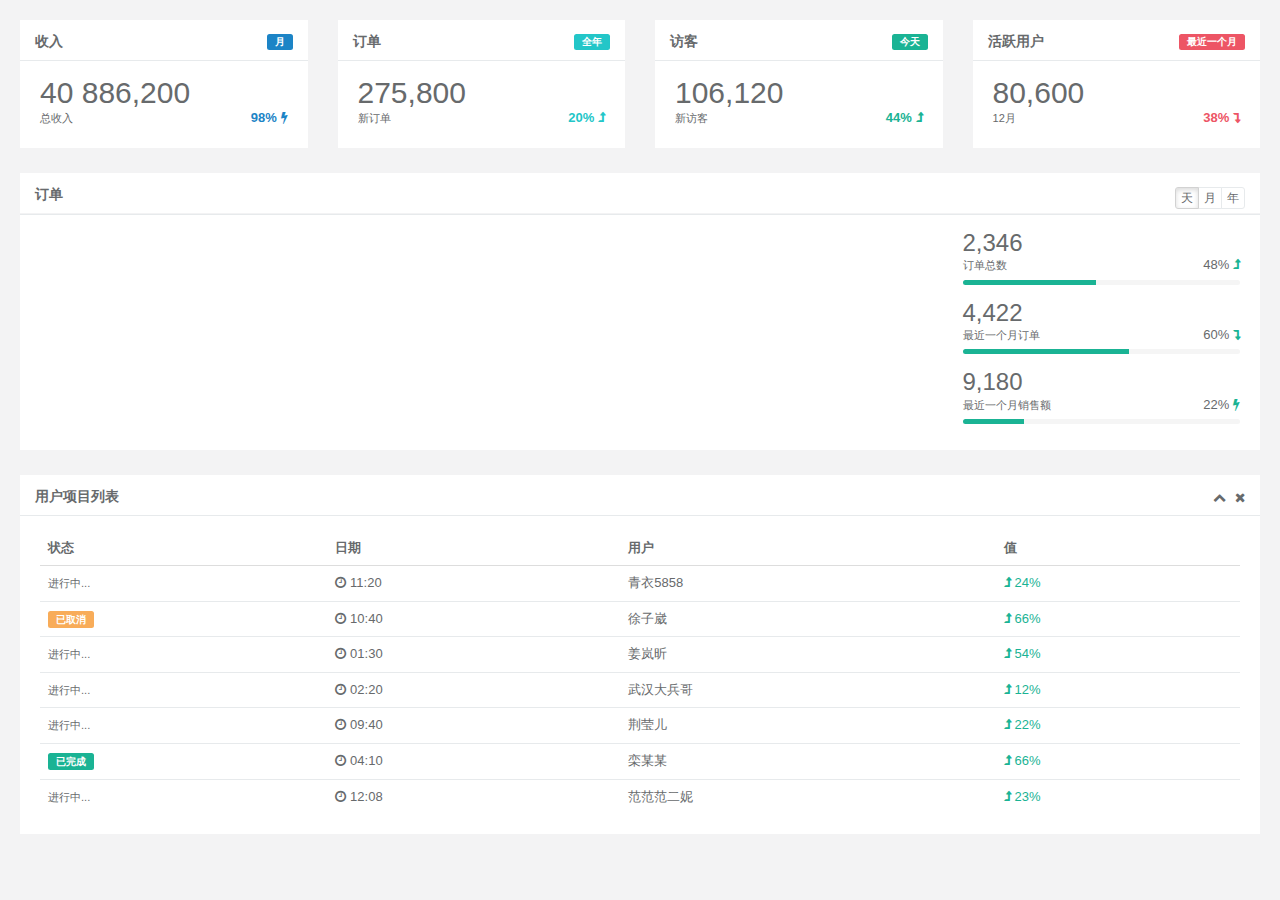
<file: ruoyi-admin/src/main/resources/templates/main_v1.html>
<!DOCTYPE html>
<html lang="zh" xmlns:th="http://www.thymeleaf.org">
<head>
    <meta charset="utf-8">
    <meta name="viewport" content="width=device-width, initial-scale=1.0">
    <title>统计</title>
    <link rel="shortcut icon" href="favicon.ico">
    <link href="../static/css/bootstrap.min.css" th:href="@{/css/bootstrap.min.css}" rel="stylesheet"/>
    <link href="../static/css/font-awesome.min.css" th:href="@{/css/font-awesome.min.css}" rel="stylesheet"/>
    <link href="../static/css/animate.min.css" th:href="@{/css/animate.min.css}" rel="stylesheet"/>
    <link href="../static/css/style.min.css" th:href="@{/css/style.min.css}" rel="stylesheet"/>
</head>

<body class="gray-bg">
    <div class="wrapper wrapper-content">

        <div class="row">
            <div class="col-sm-3">
                <div class="ibox float-e-margins">
                    <div class="ibox-title">
                        <span class="label label-success pull-right">月</span>
                        <h5>收入</h5>
                    </div>
                    <div class="ibox-content">
                        <h1 class="no-margins">40 886,200</h1>
                        <div class="stat-percent font-bold text-success">98% <i class="fa fa-bolt"></i>
                        </div>
                        <small>总收入</small>
                    </div>
                </div>
            </div>
            <div class="col-sm-3">
                <div class="ibox float-e-margins">
                    <div class="ibox-title">
                        <span class="label label-info pull-right">全年</span>
                        <h5>订单</h5>
                    </div>
                    <div class="ibox-content">
                        <h1 class="no-margins">275,800</h1>
                        <div class="stat-percent font-bold text-info">20% <i class="fa fa-level-up"></i>
                        </div>
                        <small>新订单</small>
                    </div>
                </div>
            </div>
            <div class="col-sm-3">
                <div class="ibox float-e-margins">
                    <div class="ibox-title">
                        <span class="label label-primary pull-right">今天</span>
                        <h5>访客</h5>
                    </div>
                    <div class="ibox-content">
                        <h1 class="no-margins">106,120</h1>
                        <div class="stat-percent font-bold text-navy">44% <i class="fa fa-level-up"></i>
                        </div>
                        <small>新访客</small>
                    </div>
                </div>
            </div>
            <div class="col-sm-3">
                <div class="ibox float-e-margins">
                    <div class="ibox-title">
                        <span class="label label-danger pull-right">最近一个月</span>
                        <h5>活跃用户</h5>
                    </div>
                    <div class="ibox-content">
                        <h1 class="no-margins">80,600</h1>
                        <div class="stat-percent font-bold text-danger">38% <i class="fa fa-level-down"></i>
                        </div>
                        <small>12月</small>
                    </div>
                </div>
            </div>
        </div>
        
        <div class="row">
            <div class="col-sm-12">
                <div class="ibox float-e-margins">
                    <div class="ibox-title">
                        <h5>订单</h5>
                        <div class="pull-right">
                            <div class="btn-group">
                                <button type="button" class="btn btn-xs btn-white active">天</button>
                                <button type="button" class="btn btn-xs btn-white">月</button>
                                <button type="button" class="btn btn-xs btn-white">年</button>
                            </div>
                        </div>
                    </div>
                    <div class="ibox-content">
                        <div class="row">
                            <div class="col-sm-9">
                                <div class="flot-chart">
                                    <div class="flot-chart-content" id="flot-dashboard-chart"></div>
                                </div>
                            </div>
                            <div class="col-sm-3">
                                <ul class="stat-list">
                                    <li>
                                        <h2 class="no-margins">2,346</h2>
                                        <small>订单总数</small>
                                        <div class="stat-percent">48% <i class="fa fa-level-up text-navy"></i>
                                        </div>
                                        <div class="progress progress-mini">
                                            <div style="width: 48%;" class="progress-bar"></div>
                                        </div>
                                    </li>
                                    <li>
                                        <h2 class="no-margins ">4,422</h2>
                                        <small>最近一个月订单</small>
                                        <div class="stat-percent">60% <i class="fa fa-level-down text-navy"></i>
                                        </div>
                                        <div class="progress progress-mini">
                                            <div style="width: 60%;" class="progress-bar"></div>
                                        </div>
                                    </li>
                                    <li>
                                        <h2 class="no-margins ">9,180</h2>
                                        <small>最近一个月销售额</small>
                                        <div class="stat-percent">22% <i class="fa fa-bolt text-navy"></i>
                                        </div>
                                        <div class="progress progress-mini">
                                            <div style="width: 22%;" class="progress-bar"></div>
                                        </div>
                                    </li>
                                 </ul>
                            </div>
                        </div>
                    </div>
                </div>
            </div>
        </div>
        
        <div class="row">
            <div class="col-sm-12">
                <div class="ibox float-e-margins">
                    <div class="ibox-title">
                        <h5>用户项目列表</h5>
                        <div class="ibox-tools">
                            <a class="collapse-link">
                                <i class="fa fa-chevron-up"></i>
                            </a>
                            <a class="close-link">
                                <i class="fa fa-times"></i>
                            </a>
                        </div>
                    </div>
                    <div class="ibox-content">
                        <table class="table table-hover no-margins">
                            <thead>
                                <tr>
                                    <th>状态</th>
                                    <th>日期</th>
                                    <th>用户</th>
                                    <th>值</th>
                                </tr>
                            </thead>
                            <tbody>
                                <tr>
                                    <td><small>进行中...</small>
                                    </td>
                                    <td><i class="fa fa-clock-o"></i> 11:20</td>
                                    <td>青衣5858</td>
                                    <td class="text-navy"> <i class="fa fa-level-up"></i> 24%</td>
                                </tr>
                                <tr>
                                    <td><span class="label label-warning">已取消</span>
                                    </td>
                                    <td><i class="fa fa-clock-o"></i> 10:40</td>
                                    <td>徐子崴</td>
                                    <td class="text-navy"> <i class="fa fa-level-up"></i> 66%</td>
                                </tr>
                                <tr>
                                    <td><small>进行中...</small>
                                    </td>
                                    <td><i class="fa fa-clock-o"></i> 01:30</td>
                                    <td>姜岚昕</td>
                                    <td class="text-navy"> <i class="fa fa-level-up"></i> 54%</td>
                                </tr>
                                <tr>
                                    <td><small>进行中...</small>
                                    </td>
                                    <td><i class="fa fa-clock-o"></i> 02:20</td>
                                    <td>武汉大兵哥</td>
                                    <td class="text-navy"> <i class="fa fa-level-up"></i> 12%</td>
                                </tr>
                                <tr>
                                    <td><small>进行中...</small>
                                    </td>
                                    <td><i class="fa fa-clock-o"></i> 09:40</td>
                                    <td>荆莹儿</td>
                                    <td class="text-navy"> <i class="fa fa-level-up"></i> 22%</td>
                                </tr>
                                <tr>
                                    <td><span class="label label-primary">已完成</span>
                                    </td>
                                    <td><i class="fa fa-clock-o"></i> 04:10</td>
                                    <td>栾某某</td>
                                    <td class="text-navy"> <i class="fa fa-level-up"></i> 66%</td>
                                </tr>
                                <tr>
                                    <td><small>进行中...</small>
                                    </td>
                                    <td><i class="fa fa-clock-o"></i> 12:08</td>
                                    <td>范范范二妮</td>
                                    <td class="text-navy"> <i class="fa fa-level-up"></i> 23%</td>
                                </tr>
                            </tbody>
                        </table>
                    </div>
                </div>
            </div>
         </div>
      </div>
    </div>
    <script th:src="@{/js/jquery.min.js}"></script>
    <script th:src="@{/js/bootstrap.min.js}"></script>
    <script th:src="@{/ajax/libs/flot/jquery.flot.js}"></script>
    
    <th:block th:include="include :: sparkline-js" />
    <script type="text/javascript">
	    $(document).ready(function () {
	        var data2 = [
	            [gd(2012, 1, 1), 7], [gd(2012, 1, 2), 6], [gd(2012, 1, 3), 4], [gd(2012, 1, 4), 8],
	            [gd(2012, 1, 5), 9], [gd(2012, 1, 6), 7], [gd(2012, 1, 7), 5], [gd(2012, 1, 8), 4],
	            [gd(2012, 1, 9), 7], [gd(2012, 1, 10), 8], [gd(2012, 1, 11), 9], [gd(2012, 1, 12), 6],
	            [gd(2012, 1, 13), 4], [gd(2012, 1, 14), 5], [gd(2012, 1, 15), 11], [gd(2012, 1, 16), 8],
	            [gd(2012, 1, 17), 8], [gd(2012, 1, 18), 11], [gd(2012, 1, 19), 11], [gd(2012, 1, 20), 6],
	            [gd(2012, 1, 21), 6], [gd(2012, 1, 22), 8], [gd(2012, 1, 23), 11], [gd(2012, 1, 24), 13],
	            [gd(2012, 1, 25), 7], [gd(2012, 1, 26), 9], [gd(2012, 1, 27), 9], [gd(2012, 1, 28), 8],
	            [gd(2012, 1, 29), 5], [gd(2012, 1, 30), 8], [gd(2012, 1, 31), 25]
	        ];
	
	        var data3 = [
	            [gd(2012, 1, 1), 800], [gd(2012, 1, 2), 500], [gd(2012, 1, 3), 600], [gd(2012, 1, 4), 700],
	            [gd(2012, 1, 5), 500], [gd(2012, 1, 6), 456], [gd(2012, 1, 7), 800], [gd(2012, 1, 8), 589],
	            [gd(2012, 1, 9), 467], [gd(2012, 1, 10), 876], [gd(2012, 1, 11), 689], [gd(2012, 1, 12), 700],
	            [gd(2012, 1, 13), 500], [gd(2012, 1, 14), 600], [gd(2012, 1, 15), 700], [gd(2012, 1, 16), 786],
	            [gd(2012, 1, 17), 345], [gd(2012, 1, 18), 888], [gd(2012, 1, 19), 888], [gd(2012, 1, 20), 888],
	            [gd(2012, 1, 21), 987], [gd(2012, 1, 22), 444], [gd(2012, 1, 23), 999], [gd(2012, 1, 24), 567],
	            [gd(2012, 1, 25), 786], [gd(2012, 1, 26), 666], [gd(2012, 1, 27), 888], [gd(2012, 1, 28), 900],
	            [gd(2012, 1, 29), 178], [gd(2012, 1, 30), 555], [gd(2012, 1, 31), 993]
	        ];
	
	
	        var dataset = [
	            {
	                label: "订单数",
	                data: data3,
	                color: "#1ab394",
	                bars: {
	                    show: true,
	                    align: "center",
	                    barWidth: 24 * 60 * 60 * 600,
	                    lineWidth: 0
	                }
	
	            }, {
	                label: "付款数",
	                data: data2,
	                yaxis: 2,
	                color: "#464f88",
	                lines: {
	                    lineWidth: 1,
	                    show: true,
	                    fill: true,
	                    fillColor: {
	                        colors: [{
	                            opacity: 0.2
	                        }, {
	                            opacity: 0.2
	                        }]
	                    }
	                },
	                splines: {
	                    show: false,
	                    tension: 0.6,
	                    lineWidth: 1,
	                    fill: 0.1
	                },
	            }
	        ];
	
	
	        var options = {
	            xaxis: {
	                mode: "time",
	                tickSize: [3, "day"],
	                tickLength: 0,
	                axisLabel: "Date",
	                axisLabelUseCanvas: true,
	                axisLabelFontSizePixels: 12,
	                axisLabelFontFamily: 'Arial',
	                axisLabelPadding: 10,
	                color: "#838383"
	            },
	            yaxes: [{
	                    position: "left",
	                    max: 1070,
	                    color: "#838383",
	                    axisLabelUseCanvas: true,
	                    axisLabelFontSizePixels: 12,
	                    axisLabelFontFamily: 'Arial',
	                    axisLabelPadding: 3
	            }, {
	                    position: "right",
	                    clolor: "#838383",
	                    axisLabelUseCanvas: true,
	                    axisLabelFontSizePixels: 12,
	                    axisLabelFontFamily: ' Arial',
	                    axisLabelPadding: 67
	            }
	            ],
	            legend: {
	                noColumns: 1,
	                labelBoxBorderColor: "#000000",
	                position: "nw"
	            },
	            grid: {
	                hoverable: false,
	                borderWidth: 0,
	                color: '#838383'
	            }
	        };
	
	        function gd(year, month, day) {
	            return new Date(year, month - 1, day).getTime();
	        }
	
	        var previousPoint = null,
	            previousLabel = null;
	
	        $.plot($("#flot-dashboard-chart"), dataset, options);
	    });
    </script>
</body>
</html>
</file>
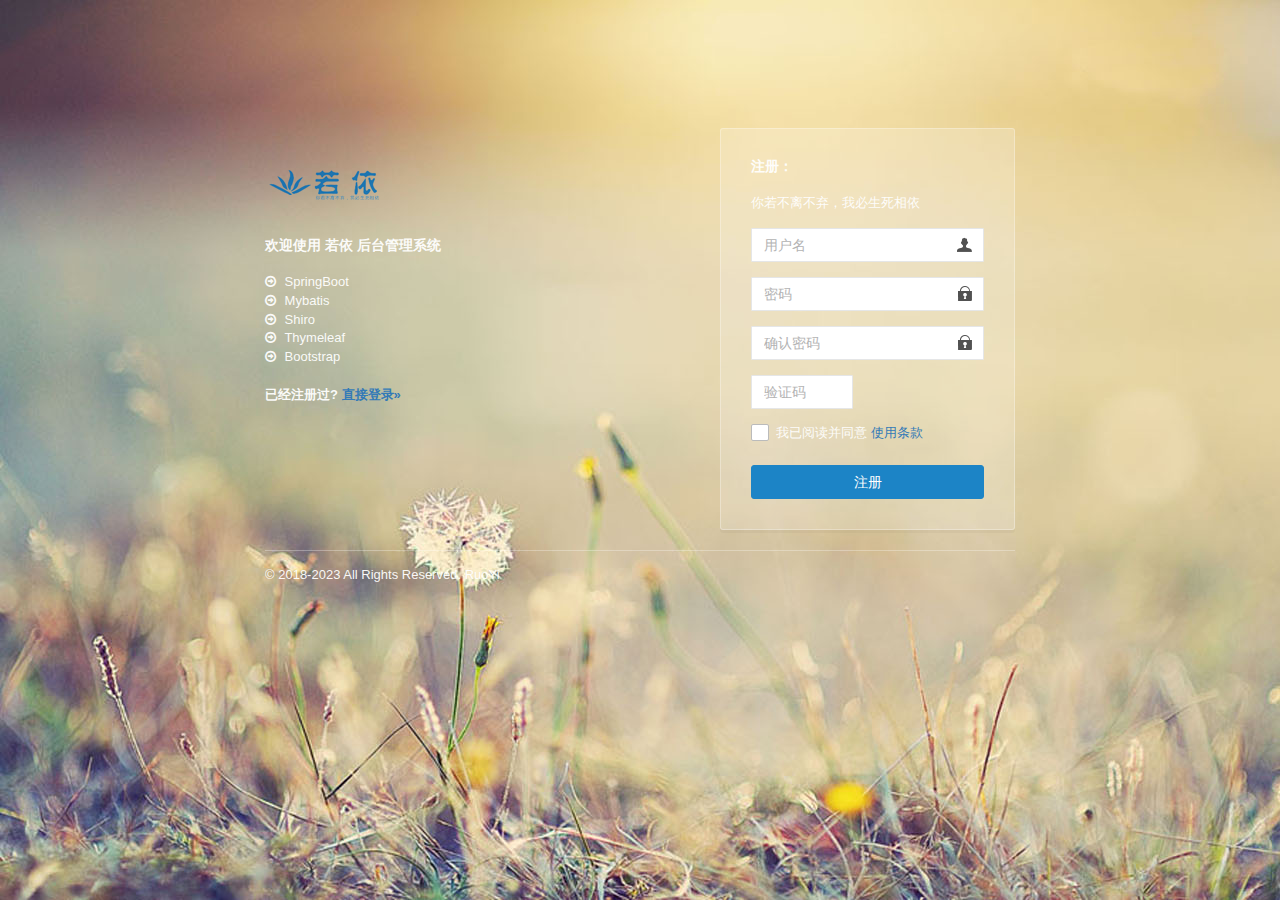
<file: ruoyi-admin/src/main/resources/templates/register.html>
<!DOCTYPE html>
<html  lang="zh" xmlns:th="http://www.thymeleaf.org">
<head>
    <meta charset="utf-8">
    <meta name="viewport" content="width=device-width, initial-scale=1.0, maximum-scale=1.0">
    <title>注册若依系统</title>
    <meta name="description" content="若依后台管理框架">
    <link href="../static/css/bootstrap.min.css" th:href="@{/css/bootstrap.min.css}" rel="stylesheet"/>
    <link href="../static/css/font-awesome.min.css" th:href="@{/css/font-awesome.min.css}" rel="stylesheet"/>
    <link href="../static/css/style.min.css" th:href="@{/css/style.min.css}" rel="stylesheet"/>
    <link href="../static/css/login.min.css" th:href="@{/css/login.min.css}" rel="stylesheet"/>
    <link href="../static/ruoyi/css/ry-ui.css" th:href="@{/ruoyi/css/ry-ui.css?v=4.7.7}" rel="stylesheet"/>
    <!-- 360浏览器急速模式 -->
    <meta name="renderer" content="webkit">
    <!-- 避免IE使用兼容模式 -->
    <meta http-equiv="X-UA-Compatible" content="IE=edge">
    <link rel="shortcut icon" href="../static/favicon.ico" th:href="@{favicon.ico}"/>
    <style type="text/css">label.error { position:inherit;  }</style>
</head>
<body class="signin">
    <div class="signinpanel">
        <div class="row">
            <div class="col-sm-7">
                <div class="signin-info">
                    <div class="logopanel m-b">
                        <h1><img alt="[ 若依 ]" src="../static/ruoyi.png" th:src="@{/ruoyi.png}"></h1>
                    </div>
                    <div class="m-b"></div>
                    <h4>欢迎使用 <strong>若依 后台管理系统</strong></h4>
                    <ul class="m-b">
                        <li><i class="fa fa-arrow-circle-o-right m-r-xs"></i> SpringBoot</li>
                        <li><i class="fa fa-arrow-circle-o-right m-r-xs"></i> Mybatis</li>
                        <li><i class="fa fa-arrow-circle-o-right m-r-xs"></i> Shiro</li>
                        <li><i class="fa fa-arrow-circle-o-right m-r-xs"></i> Thymeleaf</li>
                        <li><i class="fa fa-arrow-circle-o-right m-r-xs"></i> Bootstrap</li>
                    </ul>
                    <strong>已经注册过? <a th:href="@{/login}">直接登录&raquo;</a></strong>
                </div>
            </div>
            <div class="col-sm-5">
                <form id="registerForm" autocomplete="off">
                    <h4 class="no-margins">注册：</h4>
                    <p class="m-t-md">你若不离不弃，我必生死相依</p>
                    <input type="text"     name="username" class="form-control uname"         placeholder="用户名"   maxlength="20" />
                    <input type="password" name="password" class="form-control pword"         placeholder="密码"     maxlength="20" />
                    <input type="password" name="confirmPassword" class="form-control pword"  placeholder="确认密码" maxlength="20" />
					<div class="row m-t" th:if="${captchaEnabled==true}">
						<div class="col-xs-6">
						    <input type="text" name="validateCode" class="form-control code"  placeholder="验证码"   maxlength="5" >
						</div>
						<div class="col-xs-6">
							<a href="javascript:void(0);" title="点击更换验证码">
								<img th:src="@{/captcha/captchaImage(type=${captchaType})}" class="imgcode" width="85%"/>
							</a>
						</div>
					</div>
                    <div class="checkbox-custom" th:classappend="${captchaEnabled==false} ? 'm-t'">
				        <input type="checkbox" id="acceptTerm" name="acceptTerm"> <label for="acceptTerm">我已阅读并同意</label>
				        <a href="https://gitee.com/y_project/RuoYi/blob/master/README.md" target="_blank">使用条款</a>
				    </div>
                    <button class="btn btn-success btn-block" id="btnSubmit" data-loading="正在验证注册，请稍候...">注册</button>
                </form>
            </div>
        </div>
        <div class="signup-footer">
            <div class="pull-left">
                &copy; 2018-2023 All Rights Reserved. RuoYi <br>
            </div>
        </div>
    </div>
<script th:inline="javascript"> var ctx = [[@{/}]]; var captchaType = [[${captchaType}]]; </script>
<!-- 全局js -->
<script src="../static/js/jquery.min.js" th:src="@{/js/jquery.min.js}"></script>
<script src="../static/ajax/libs/validate/jquery.validate.min.js" th:src="@{/ajax/libs/validate/jquery.validate.min.js}"></script>
<script src="../static/ajax/libs/layer/layer.min.js" th:src="@{/ajax/libs/layer/layer.min.js}"></script>
<script src="../static/ajax/libs/blockUI/jquery.blockUI.js" th:src="@{/ajax/libs/blockUI/jquery.blockUI.js}"></script>
<script src="../static/ruoyi/js/ry-ui.js" th:src="@{/ruoyi/js/ry-ui.js?v=4.7.7}"></script>
<script src="../static/ruoyi/register.js" th:src="@{/ruoyi/register.js}"></script>
</body>
</html>
</file>
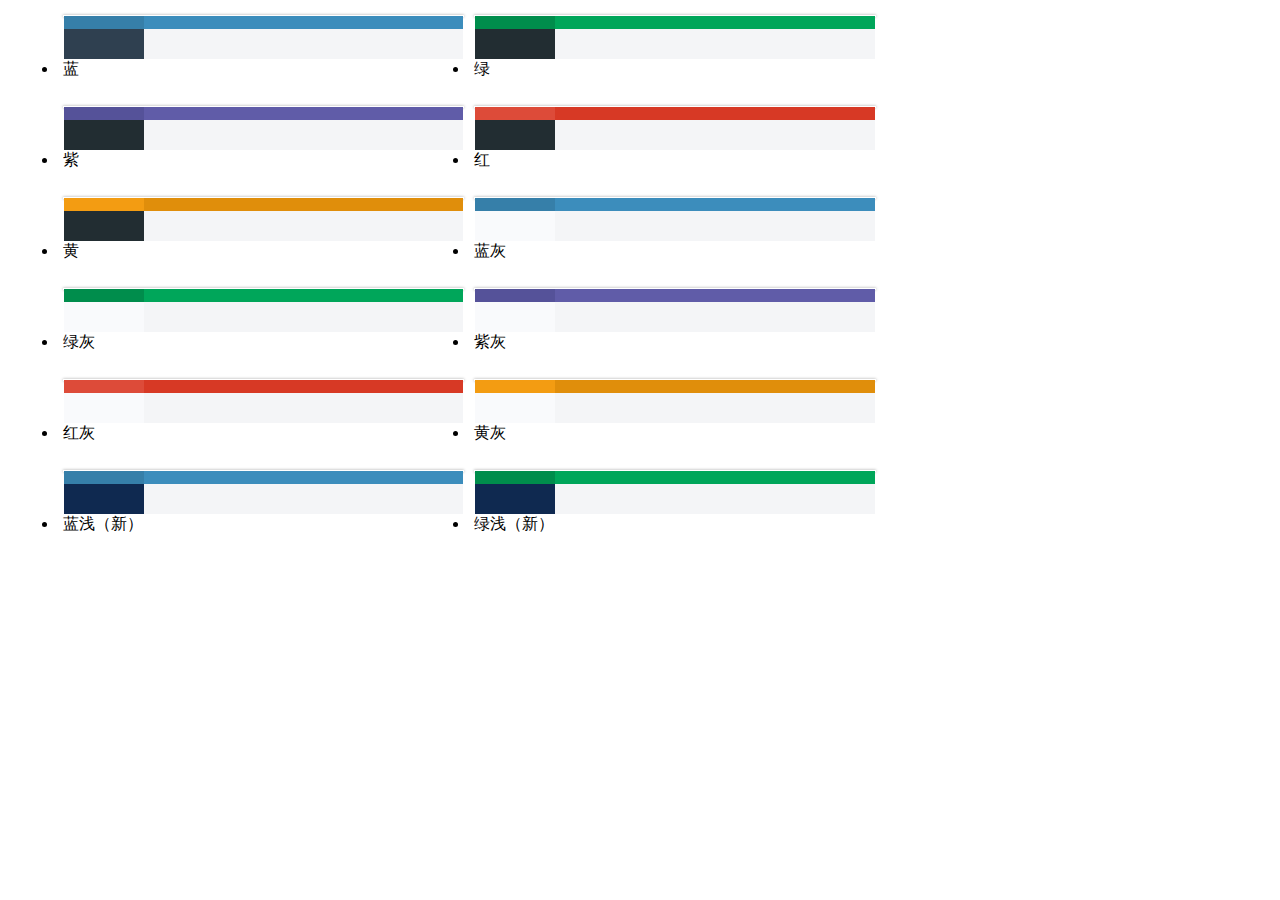
<file: ruoyi-admin/src/main/resources/templates/skin.html>
<!DOCTYPE html>
<html  lang="zh" xmlns:th="http://www.thymeleaf.org">
<head>
    <meta charset="utf-8">
    <meta name="viewport" content="width=device-width, initial-scale=1.0">
    <meta name="renderer" content="webkit">
    <title>主题选择</title>
    <!--[if lt IE 9]>
    <meta http-equiv="refresh" content="0;ie.html"/>
    <![endif]-->
    <link rel="shortcut icon" href="../static/favicon.ico" th:href="@{favicon.ico}"/>
    <link th:href="@{/css/bootstrap.min.css}" rel="stylesheet"/>
    <link th:href="@{/css/style.min.css}" rel="stylesheet"/>
    <style type="text/css">
		.list-unstyled{margin:10px;}
		.full-opacity-hover{opacity:1;filter:alpha(opacity=1);border:1px solid #fff}
		.full-opacity-hover:hover{border:1px solid #f00;}
	</style>
</head>
<body class="gray-bg">
<ul class="list-unstyled clearfix">
	<li style="float:left; width: 33.33333%; padding: 5px;">
		<a href="javascript:" data-skin="skin-blue|theme-dark" style="display: block; box-shadow: 0 0 3px rgba(0,0,0,0.4)" class="clearfix full-opacity-hover">
			<span style="width: 20%; float: left; height: 13px; background: #367fa9"></span>
			<span style="width: 80%; float: left; height: 13px; background: #3c8dbc"></span>
			<span style="width: 20%; float: left; height: 30px; background: #2f4050"></span>
			<span style="width: 80%; float: left; height: 30px; background: #f4f5f7"></span>
		</a>
		<p class="text-center">蓝</p>
	</li>
	
	<li style="float:left; width: 33.33333%; padding: 5px;">
		<a href="javascript:" data-skin="skin-green|theme-dark" style="display: block; box-shadow: 0 0 3px rgba(0,0,0,0.4)" class="clearfix full-opacity-hover">
			<span style="width: 20%; float: left; height: 13px; background: #008d4c"></span>
			<span style="width: 80%; float: left; height: 13px; background: #00a65a"></span>
			<span style="width: 20%; float: left; height: 30px; background: #222d32"></span>
			<span style="width: 80%; float: left; height: 30px; background: #f4f5f7"></span>
		</a>
		<p class="text-center">绿</p>
	</li>
	
	<li style="float:left; width: 33.33333%; padding: 5px;">
		<a href="javascript:" data-skin="skin-purple|theme-dark" style="display: block; box-shadow: 0 0 3px rgba(0,0,0,0.4)" class="clearfix full-opacity-hover">
			<span style="width: 20%; float: left; height: 13px; background: #555299"></span>
			<span style="width: 80%; float: left; height: 13px; background: #605ca8"></span>
			<span style="width: 20%; float: left; height: 30px; background: #222d32"></span>
			<span style="width: 80%; float: left; height: 30px; background: #f4f5f7"></span>
		</a>
		<p class="text-center">紫</p>
	</li>
	
	<li style="float:left; width: 33.33333%; padding: 5px;">
		<a href="javascript:" data-skin="skin-red|theme-dark" style="display: block; box-shadow: 0 0 3px rgba(0,0,0,0.4)" class="clearfix full-opacity-hover">
			<span style="width: 20%; float: left; height: 13px; background: #dd4b39"></span>
			<span style="width: 80%; float: left; height: 13px; background: #d73925"></span>
			<span style="width: 20%; float: left; height: 30px; background: #222d32"></span>
			<span style="width: 80%; float: left; height: 30px; background: #f4f5f7"></span>
		</a>
		<p class="text-center">红</p>
	</li>
	
	<li style="float:left; width: 33.33333%; padding: 5px;">
		<a href="javascript:" data-skin="skin-yellow|theme-dark" style="display: block; box-shadow: 0 0 3px rgba(0,0,0,0.4)" class="clearfix full-opacity-hover">
			<span style="width: 20%; float: left; height: 13px; background: #f39c12"></span>
			<span style="width: 80%; float: left; height: 13px; background: #e08e0b"></span>
			<span style="width: 20%; float: left; height: 30px; background: #222d32"></span>
			<span style="width: 80%; float: left; height: 30px; background: #f4f5f7"></span>
		</a>
		<p class="text-center">黄</p>
	</li>
	
	<li style="float:left; width: 33.33333%; padding: 5px;">
		<a href="javascript:" data-skin="skin-blue|theme-light" style="display: block; box-shadow: 0 0 3px rgba(0,0,0,0.4)" class="clearfix full-opacity-hover">
			<span style="width: 20%; float: left; height: 13px; background: #367fa9"></span>
			<span style="width: 80%; float: left; height: 13px; background: #3c8dbc"></span>
			<span style="width: 20%; float: left; height: 30px; background: #f9fafc"></span>
			<span style="width: 80%; float: left; height: 30px; background: #f4f5f7"></span>
		</a>
		<p class="text-center">蓝灰</p>
	</li>
	
	<li style="float:left; width: 33.33333%; padding: 5px;">
		<a href="javascript:" data-skin="skin-green|theme-light" style="display: block; box-shadow: 0 0 3px rgba(0,0,0,0.4)" class="clearfix full-opacity-hover">
			<span style="width: 20%; float: left; height: 13px; background: #008d4c"></span>
			<span style="width: 80%; float: left; height: 13px; background: #00a65a"></span>
			<span style="width: 20%; float: left; height: 30px; background: #f9fafc"></span>
			<span style="width: 80%; float: left; height: 30px; background: #f4f5f7"></span>
		</a>
		<p class="text-center">绿灰</p>
	</li>
	
	<li style="float:left; width: 33.33333%; padding: 5px;">
		<a href="javascript:" data-skin="skin-purple|theme-light" style="display: block; box-shadow: 0 0 3px rgba(0,0,0,0.4)" class="clearfix full-opacity-hover">
			<span style="width: 20%; float: left; height: 13px; background: #555299"></span>
			<span style="width: 80%; float: left; height: 13px; background: #605ca8"></span>
			<span style="width: 20%; float: left; height: 30px; background: #f9fafc"></span>
			<span style="width: 80%; float: left; height: 30px; background: #f4f5f7"></span>
		</a>
		<p class="text-center">紫灰</p>
	</li>
	
	<li style="float:left; width: 33.33333%; padding: 5px;">
		<a href="javascript:" data-skin="skin-red|theme-light" style="display: block; box-shadow: 0 0 3px rgba(0,0,0,0.4)" class="clearfix full-opacity-hover">
			<span style="width: 20%; float: left; height: 13px; background: #dd4b39"></span>
			<span style="width: 80%; float: left; height: 13px; background: #d73925"></span>
			<span style="width: 20%; float: left; height: 30px; background: #f9fafc"></span>
			<span style="width: 80%; float: left; height: 30px; background: #f4f5f7"></span>
		</a>
		<p class="text-center">红灰</p>
	</li>
	
	<li style="float:left; width: 33.33333%; padding: 5px;">
		<a href="javascript:" data-skin="skin-yellow|theme-light" style="display: block; box-shadow: 0 0 3px rgba(0,0,0,0.4)" class="clearfix full-opacity-hover">
			<span style="width: 20%; float: left; height: 13px; background: #f39c12"></span>
			<span style="width: 80%; float: left; height: 13px; background: #e08e0b"></span>
			<span style="width: 20%; float: left; height: 30px; background: #f9fafc"></span>
			<span style="width: 80%; float: left; height: 30px; background: #f4f5f7"></span>
		</a>
		<p class="text-center">黄灰</p>
	</li>
	
	<li style="float:left; width: 33.33333%; padding: 5px;">
		<a href="javascript:" data-skin="skin-blue|theme-blue" style="display: block; box-shadow: 0 0 3px rgba(0,0,0,0.4)" class="clearfix full-opacity-hover">
			<span style="width: 20%; float: left; height: 13px; background: #367fa9"></span>
			<span style="width: 80%; float: left; height: 13px; background: #3c8dbc"></span>
			<span style="width: 20%; float: left; height: 30px; background: rgba(15,41,80,1)"></span>
			<span style="width: 80%; float: left; height: 30px; background: #f4f5f7"></span>
		</a>
		<p class="text-center">蓝浅（新）</p>
	</li>
	<li style="float:left; width: 33.33333%; padding: 5px;">
		<a href="javascript:" data-skin="skin-green|theme-blue" style="display: block; box-shadow: 0 0 3px rgba(0,0,0,0.4)" class="clearfix full-opacity-hover">
			<span style="width: 20%; float: left; height: 13px; background: #008d4c"></span>
			<span style="width: 80%; float: left; height: 13px; background: #00a65a"></span>
			<span style="width: 20%; float: left; height: 30px; background: rgba(15,41,80,1)"></span>
			<span style="width: 80%; float: left; height: 30px; background: #f4f5f7"></span>
		</a>
		<p class="text-center">绿浅（新）</p>
	</li>
</ul>
</body>
<script th:src="@{/js/jquery.min.js}"></script>
<script th:src="@{/ruoyi/js/common.js?v=4.7.7}"></script>
<script type="text/javascript">
//皮肤样式列表
var skins = ["skin-blue", "skin-green", "skin-purple", "skin-red", "skin-yellow"];

// 主题样式列表
var themes = ["theme-dark", "theme-light", "theme-blue"];

$("[data-skin]").on('click',
function(e) {
    var skin = $(this).data('skin');
    $.each(skins, function(i) {
        parent.$("body").removeClass(skins[i]);
    });
    $.each(themes, function(i) {
        parent.$("body").removeClass(themes[i]);
    });
    parent.$("body").addClass(skin.split('|')[0]);
    parent.$("body").addClass(skin.split('|')[1]);
    storage.set('skin', skin);
});
</script>
</html>
</file>
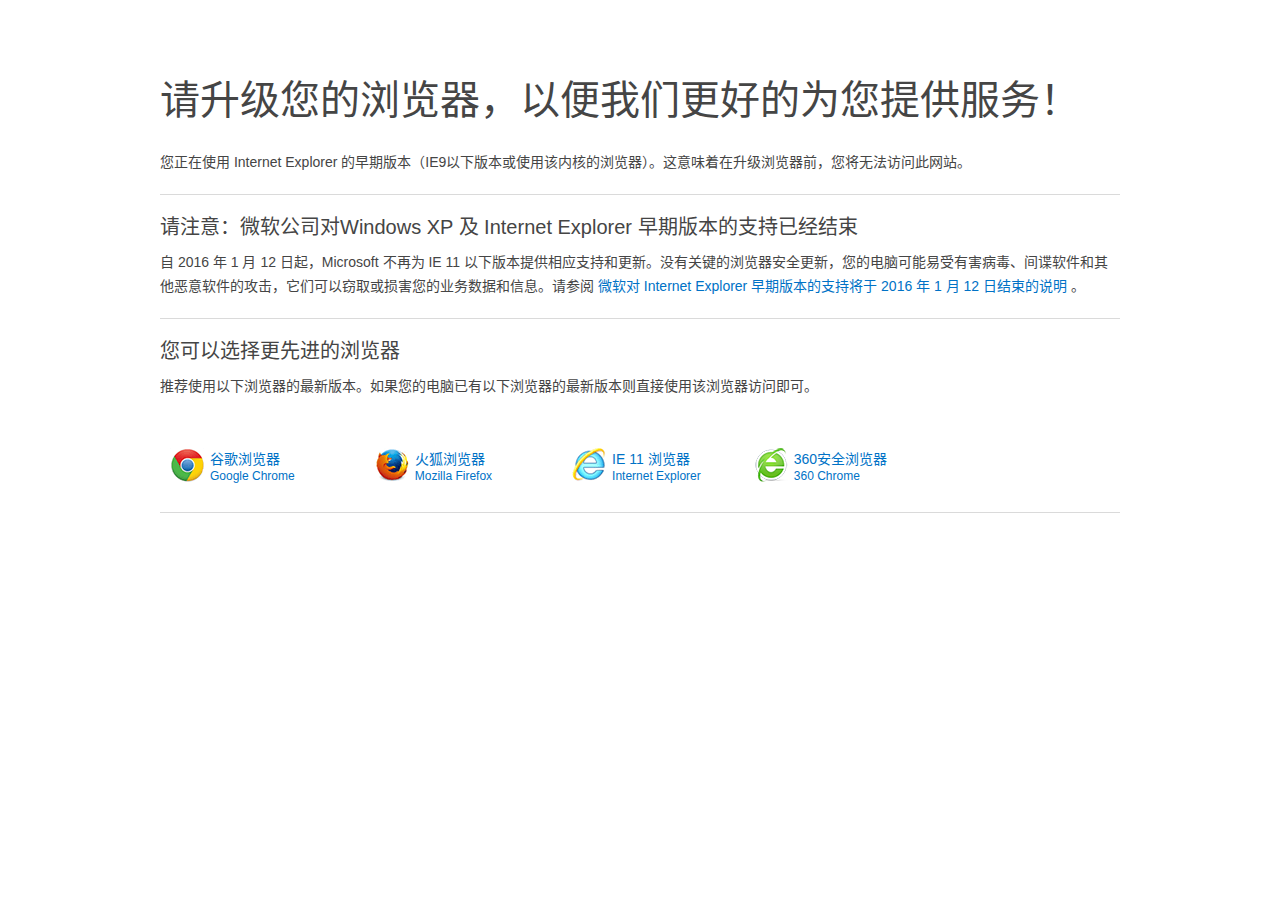
<file: ruoyi-admin/src/main/resources/static/html/ie.html>
<!DOCTYPE html>
<html lang="zh-CN">
<head>
    <meta charset="UTF-8" />
    <title>请升级您的浏览器</title>
    <meta http-equiv="X-UA-Compatible" content="IE=Edge,chrome=1" >
    <meta name="renderer" content="webkit">
    <base target="_blank" />
    <style type="text/css">
        html,body,div,span,applet,object,iframe,h1,h2,h3,h4,h5,h6,p,blockquote,pre,a,abbr,acronym,address,big,cite,code,del,dfn,em,img,ins,kbd,q,s,samp,small,strike,strong,sub,sup,tt,var,b,u,i,center,dl,dt,dd,ol,ul,li,fieldset,form,label,legend,table,caption,tbody,tfoot,thead,tr,th,td,article,aside,canvas,details,embed,figure,figcaption,footer,header,hgroup,menu,nav,output,ruby,section,summary,time,mark,audio,video{border:0;font-size:100%;font:inherit;vertical-align:baseline;margin:0;padding:0}article,aside,details,figcaption,figure,footer,header,hgroup,menu,nav,section{display:block}body{line-height:1}ol,ul{list-style:none}blockquote,q{quotes:none}blockquote:before,blockquote:after,q:before,q:after{content:none}table{border-collapse:collapse;border-spacing:0}
        a{text-decoration:none;color:#0072c6;}a:hover{text-decoration:none;color:#004d8c;}
        body{width:960px;margin:0 auto;padding:10px;font-size:14px;line-height:24px;color:#454545;font-family:'Microsoft YaHei UI','Microsoft YaHei',DengXian,SimSun,'Segoe UI',Tahoma,Helvetica,sans-serif;overflow-y:scroll}
        h1{font-size:40px;line-height:80px;font-weight:100;margin-bottom:10px;}
        h2{font-size:20px;line-height:25px;font-weight:100;margin:10px 0;}
        em{color:red}
        p{margin-bottom:10px;}
        hr{margin:20px 0;border:0;border-top:1px solid #dadada}
        span{display:block;font-size:12px;line-height:12px;}
        .clean{clear:both;}
        .browser{padding:10px 10px;}
        .browser li{width:auto;padding:0 80px;margin-top:30px;height:34px;line-height:22px;float:left;list-style:none;background:url([data-uri]) no-repeat;padding-left:40px}
        .browser .browser-firefox{background-position:0 -34px}
        .browser .browser-ie{background-position:0 -68px;margin-left:0px}
        .browser .browser-360{background-position:0 -170px;margin-left: -27px}
    </style>
</head>
<body style="margin-top:50px">
<h1>请升级您的浏览器，以便我们更好的为您提供服务！</h1>
<p>您正在使用 Internet Explorer 的早期版本（IE9以下版本或使用该内核的浏览器）。这意味着在升级浏览器前，您将无法访问此网站。</p>
<hr>
<h2>请注意：微软公司对Windows XP 及 Internet Explorer 早期版本的支持已经结束</h2>
<p>自 2016 年 1 月 12 日起，Microsoft 不再为 IE 11 以下版本提供相应支持和更新。没有关键的浏览器安全更新，您的电脑可能易受有害病毒、间谍软件和其他恶意软件的攻击，它们可以窃取或损害您的业务数据和信息。请参阅 <a href="https://www.microsoft.com/zh-cn/WindowsForBusiness/End-of-IE-support">微软对 Internet Explorer 早期版本的支持将于 2016 年 1 月 12 日结束的说明</a> 。</p>
<hr>
<h2>您可以选择更先进的浏览器</h2>
<p>推荐使用以下浏览器的最新版本。如果您的电脑已有以下浏览器的最新版本则直接使用该浏览器访问即可。</p>
<ul class="browser">
    <li class="browser-chrome"><a href="https://www.google.cn/chrome/browser/desktop/index.html?hl=zh-CN&standalone=1"> 谷歌浏览器<span>Google Chrome</span></a></li>
    <li class="browser-firefox"><a href="https://www.mozilla.org/zh-CN/firefox/new/"> 火狐浏览器<span>Mozilla Firefox</span></a></li>
    <li class="browser-ie"><a href="https://windows.microsoft.com/zh-cn/internet-explorer/download-ie"> IE 11 浏览器<span>Internet Explorer</span></a></li>
    <li class="browser-360"><a href="http://se.360.cn/"> 360安全浏览器<span>360 Chrome</span></a></li>
    <div class="clean"></div>
</ul>
<hr>
</body>
</html>
</file>
